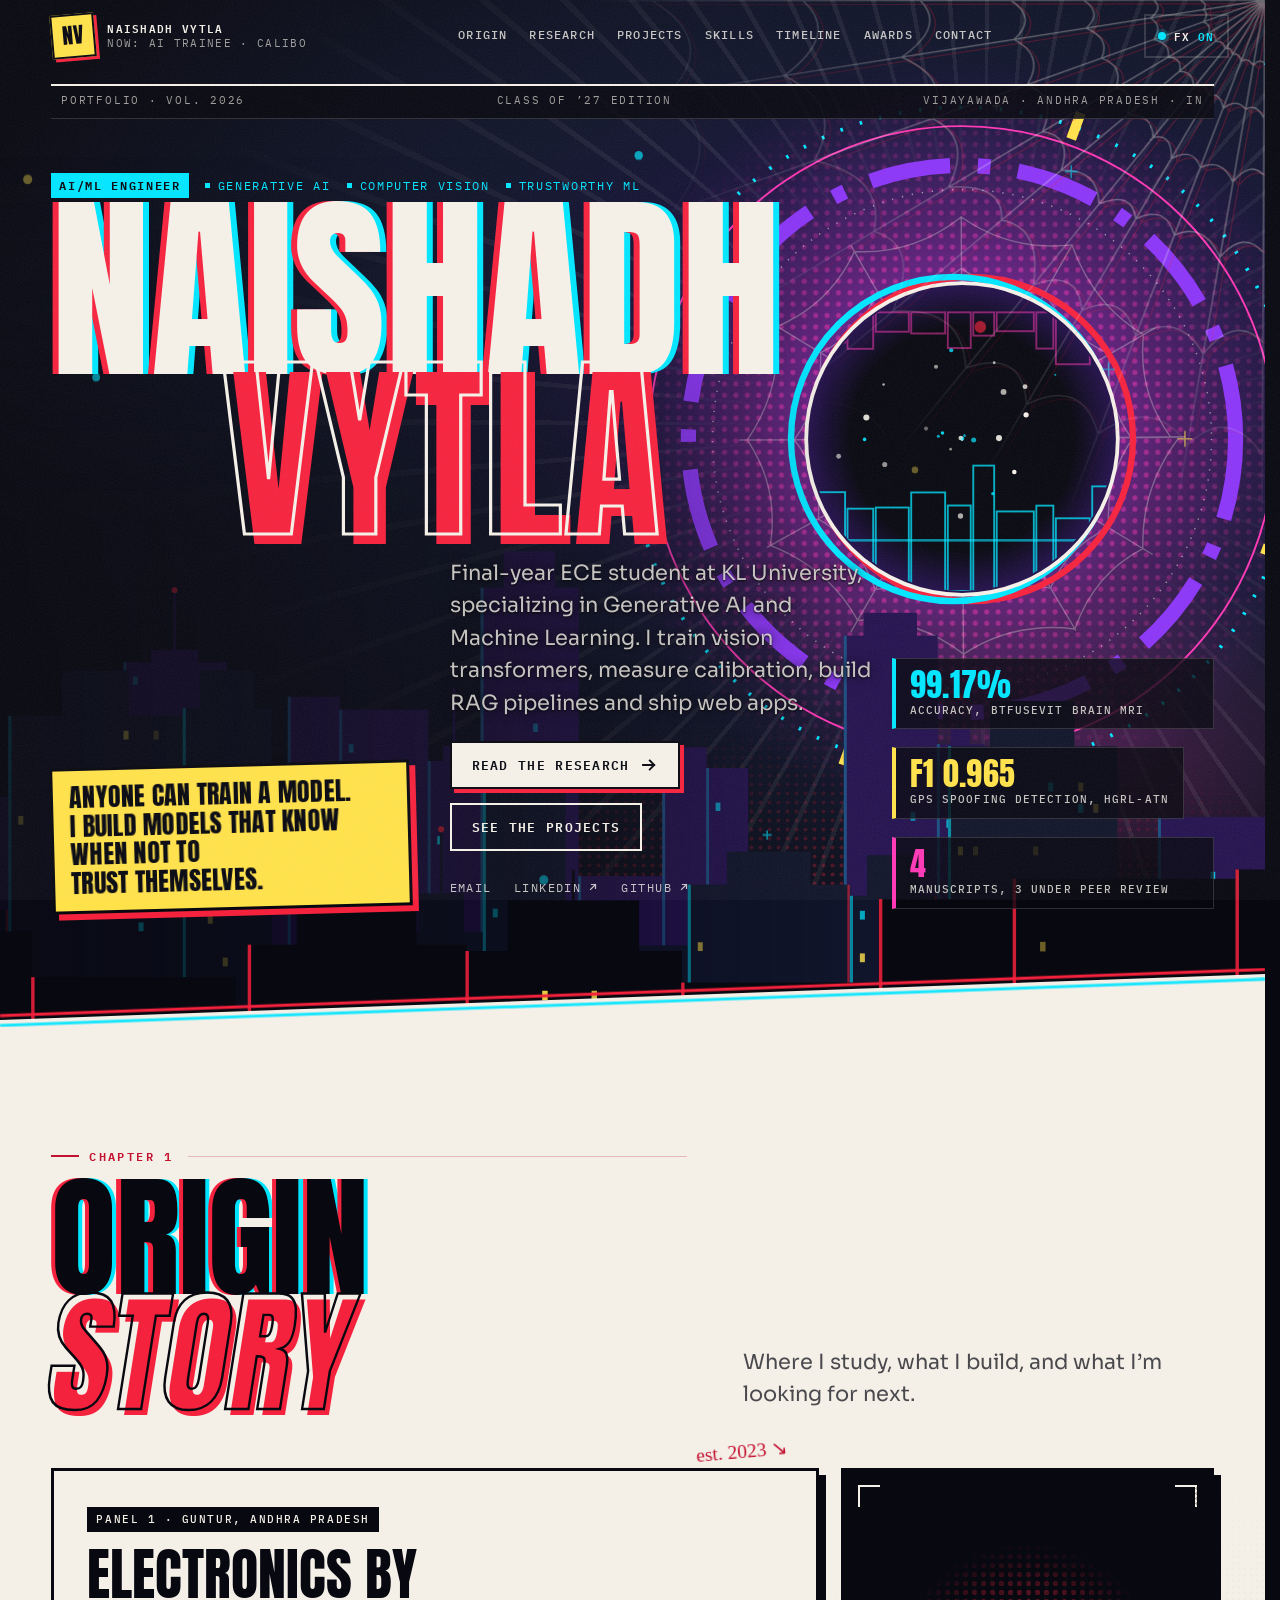
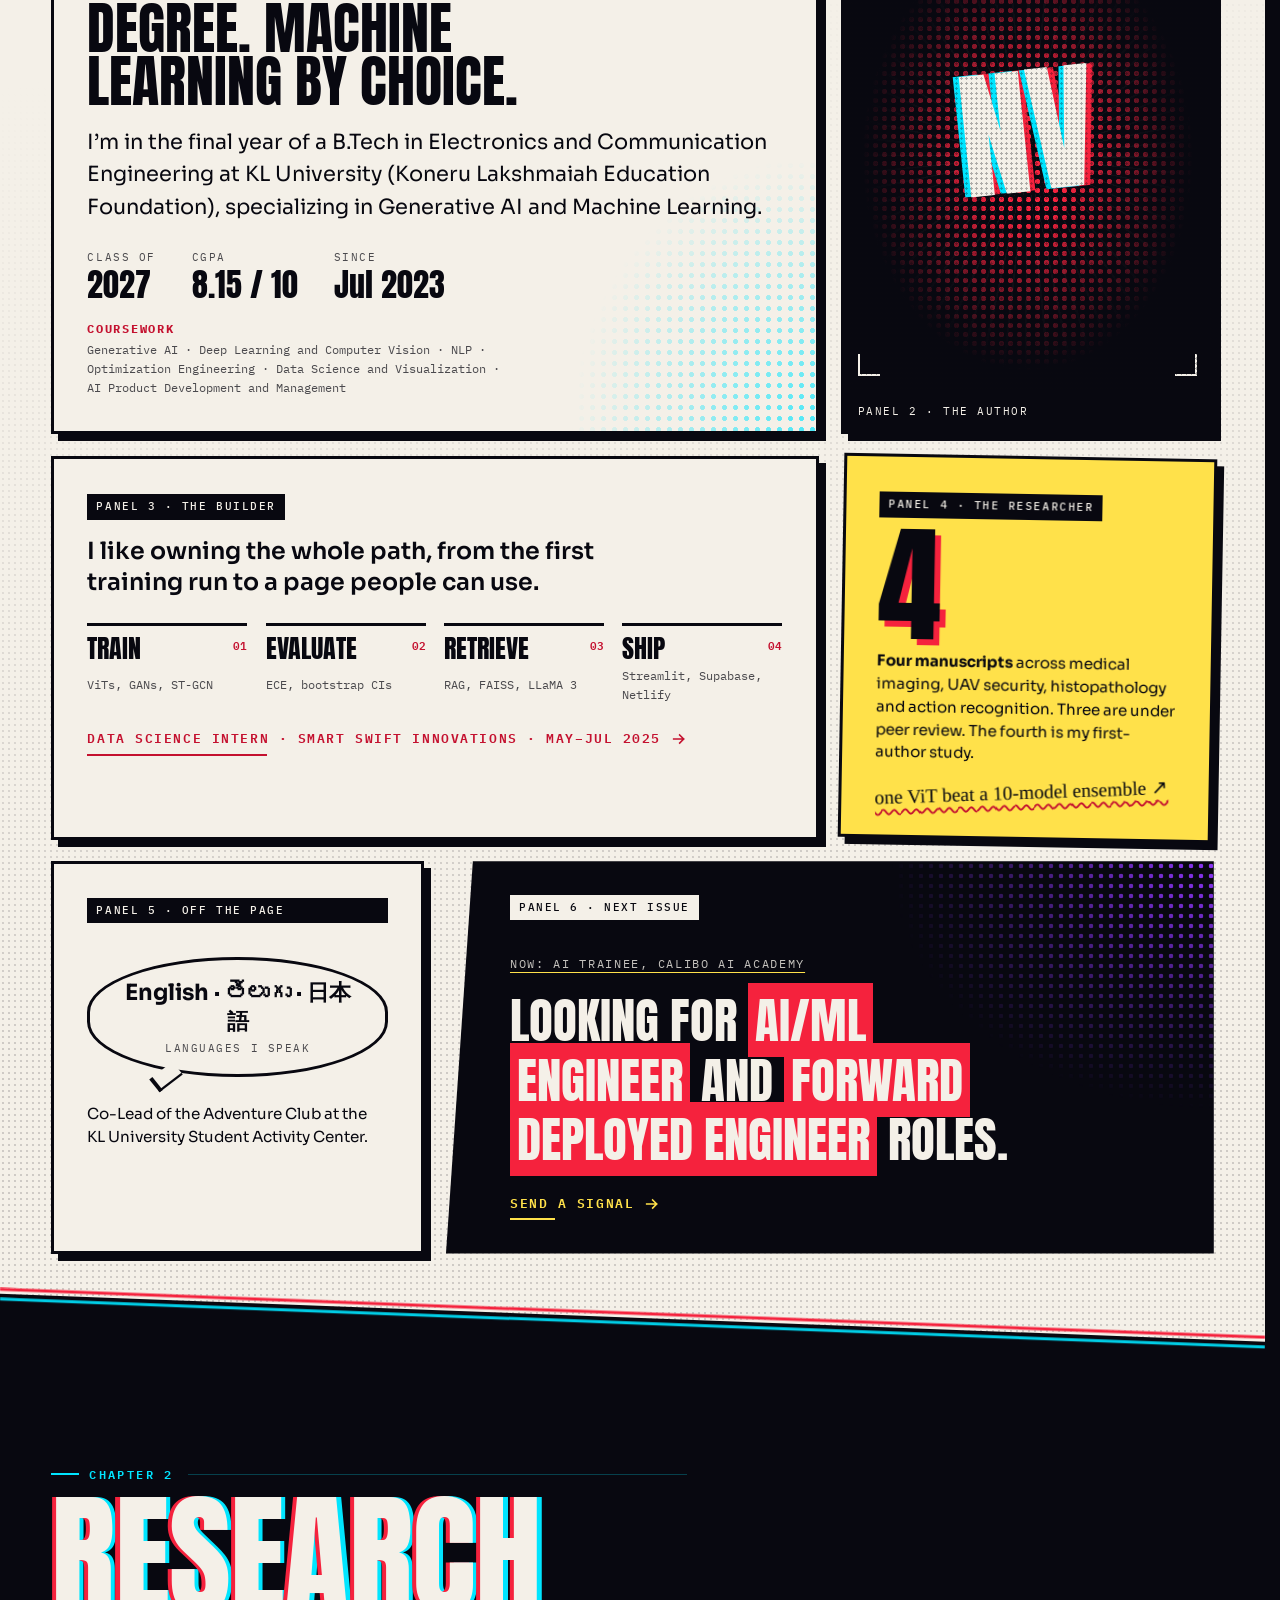
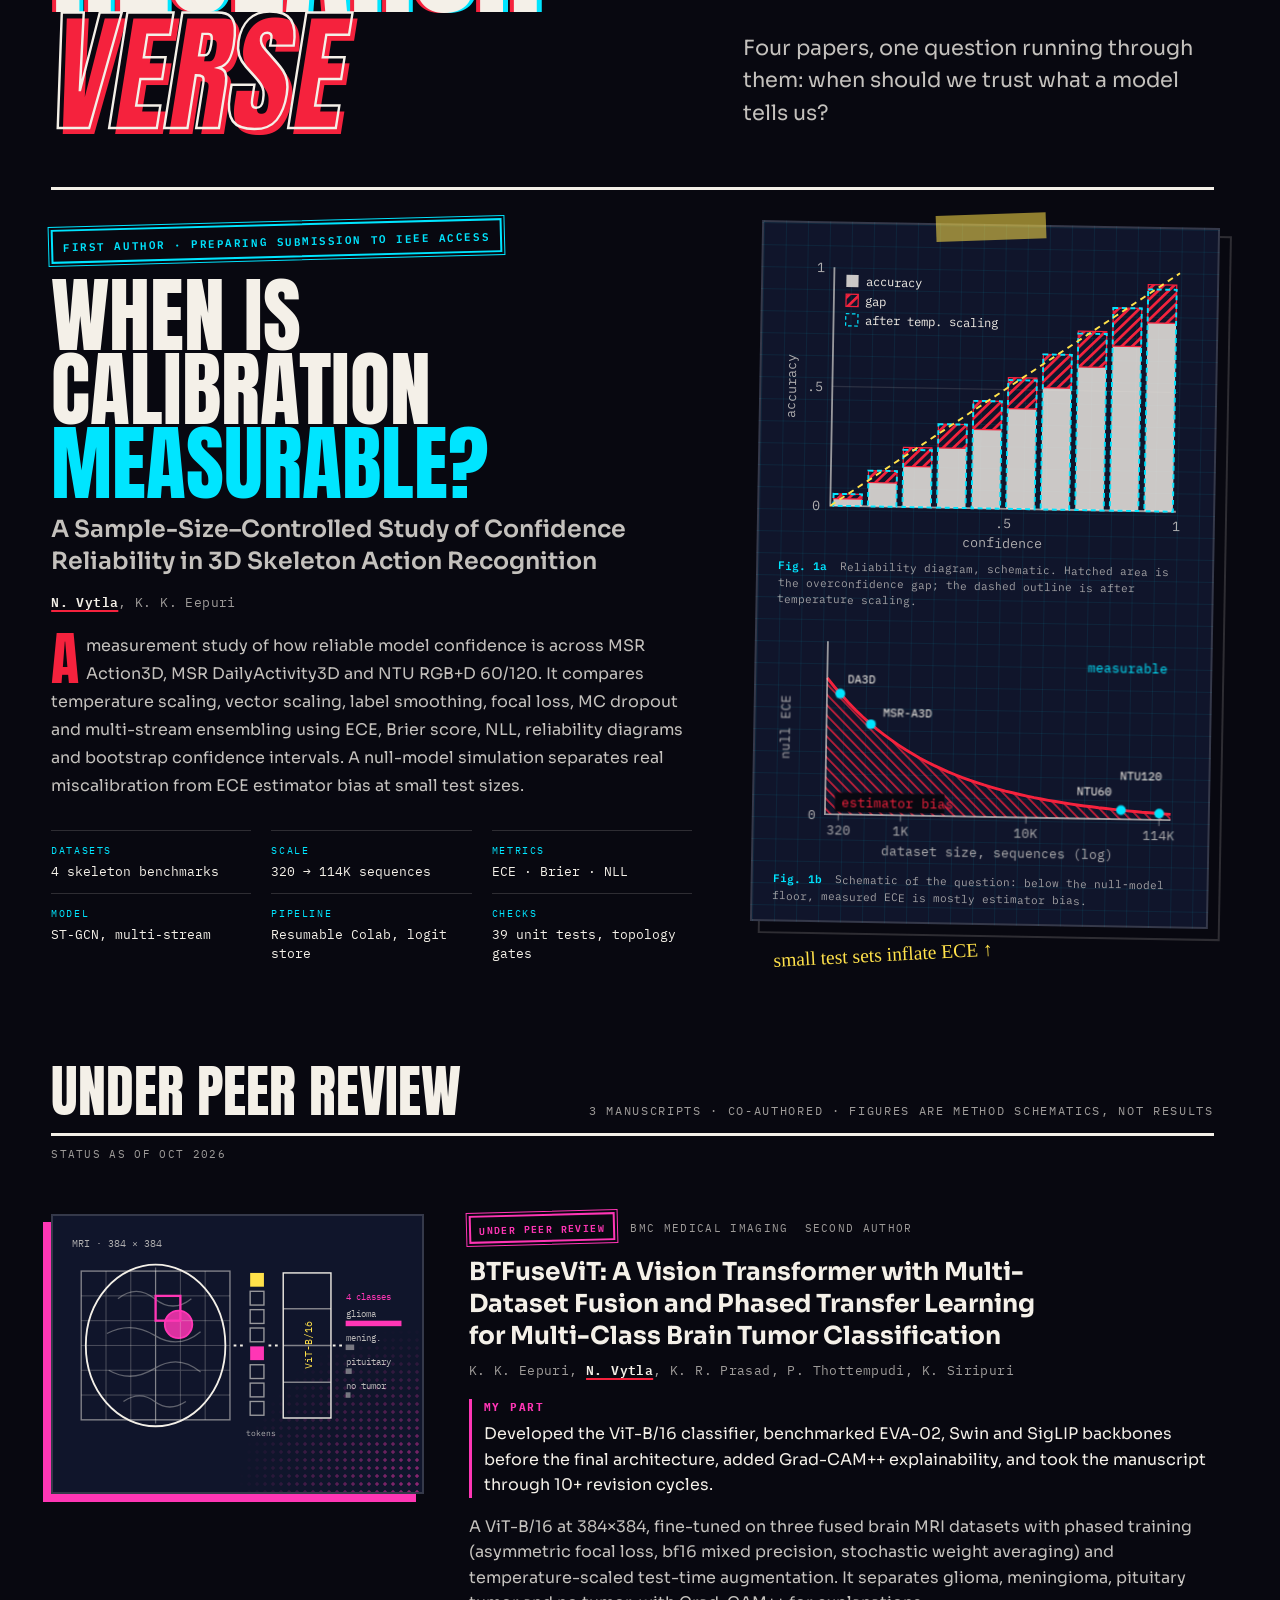
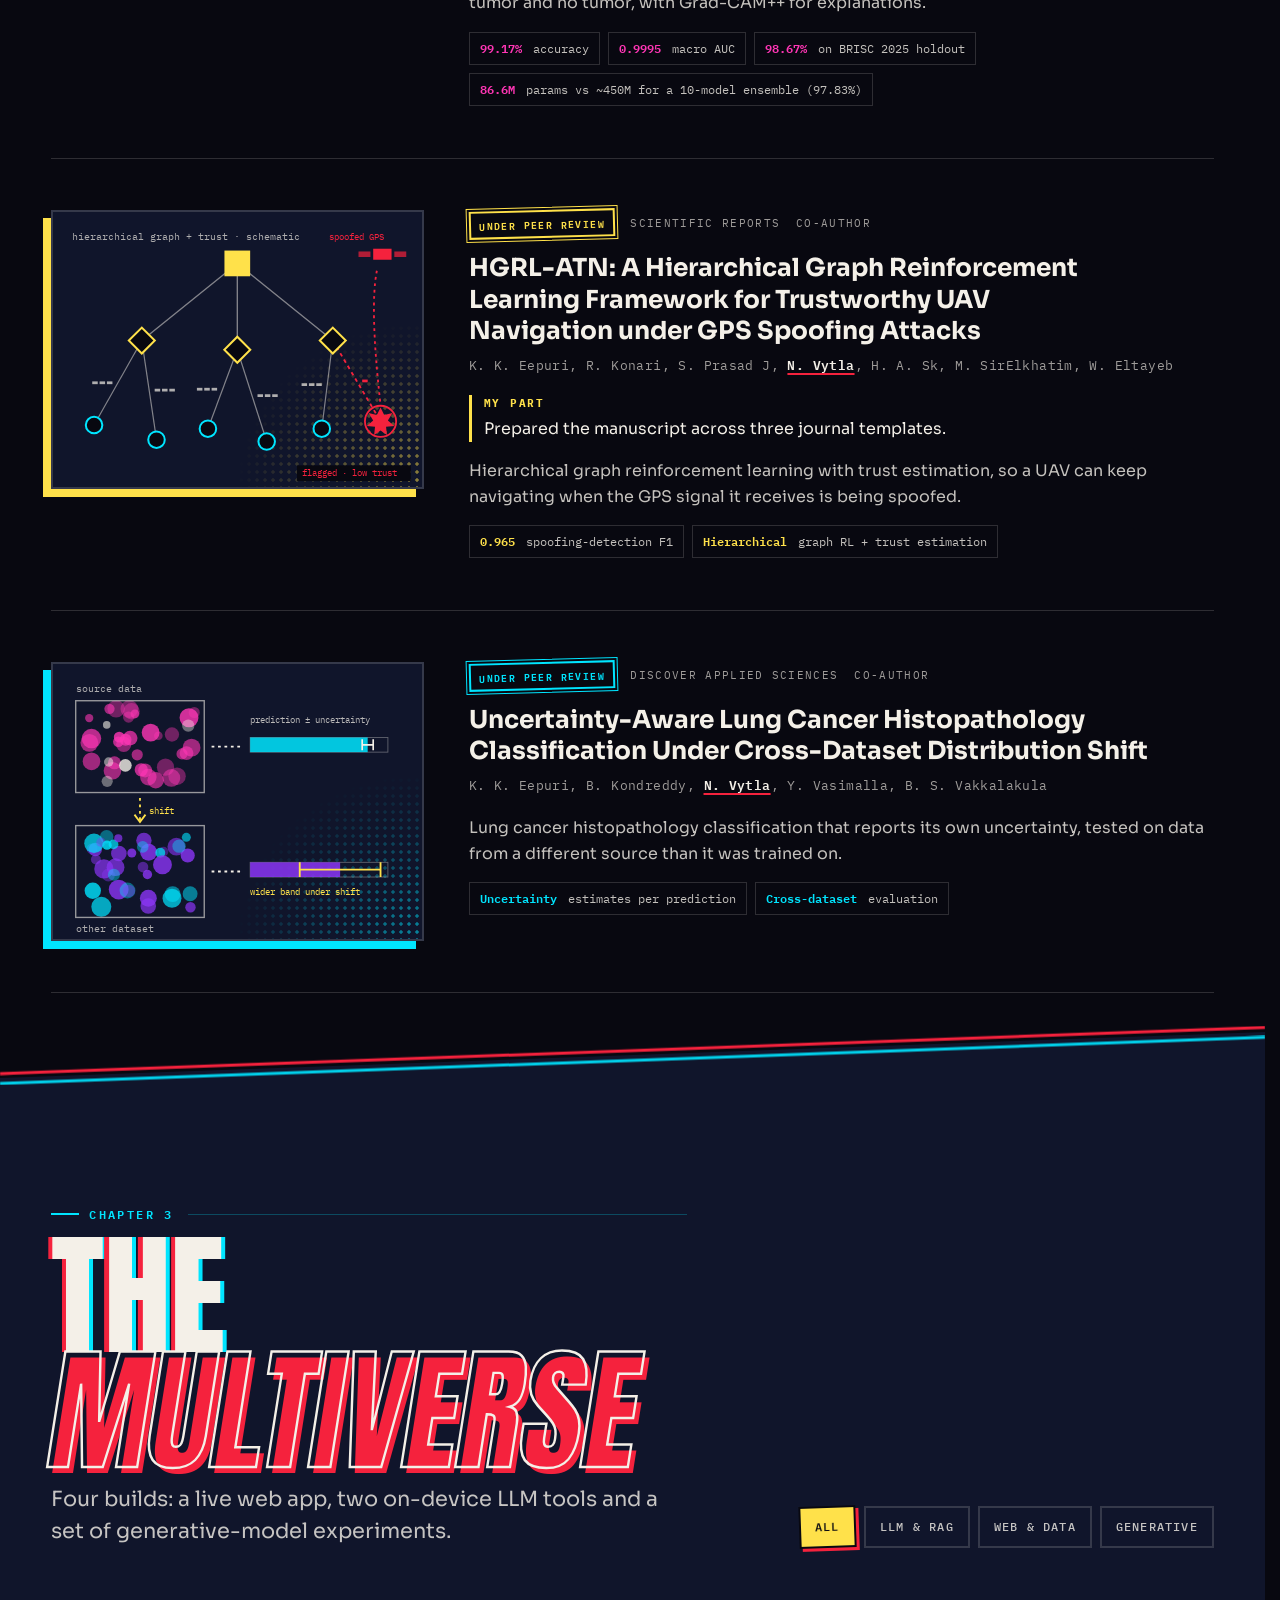
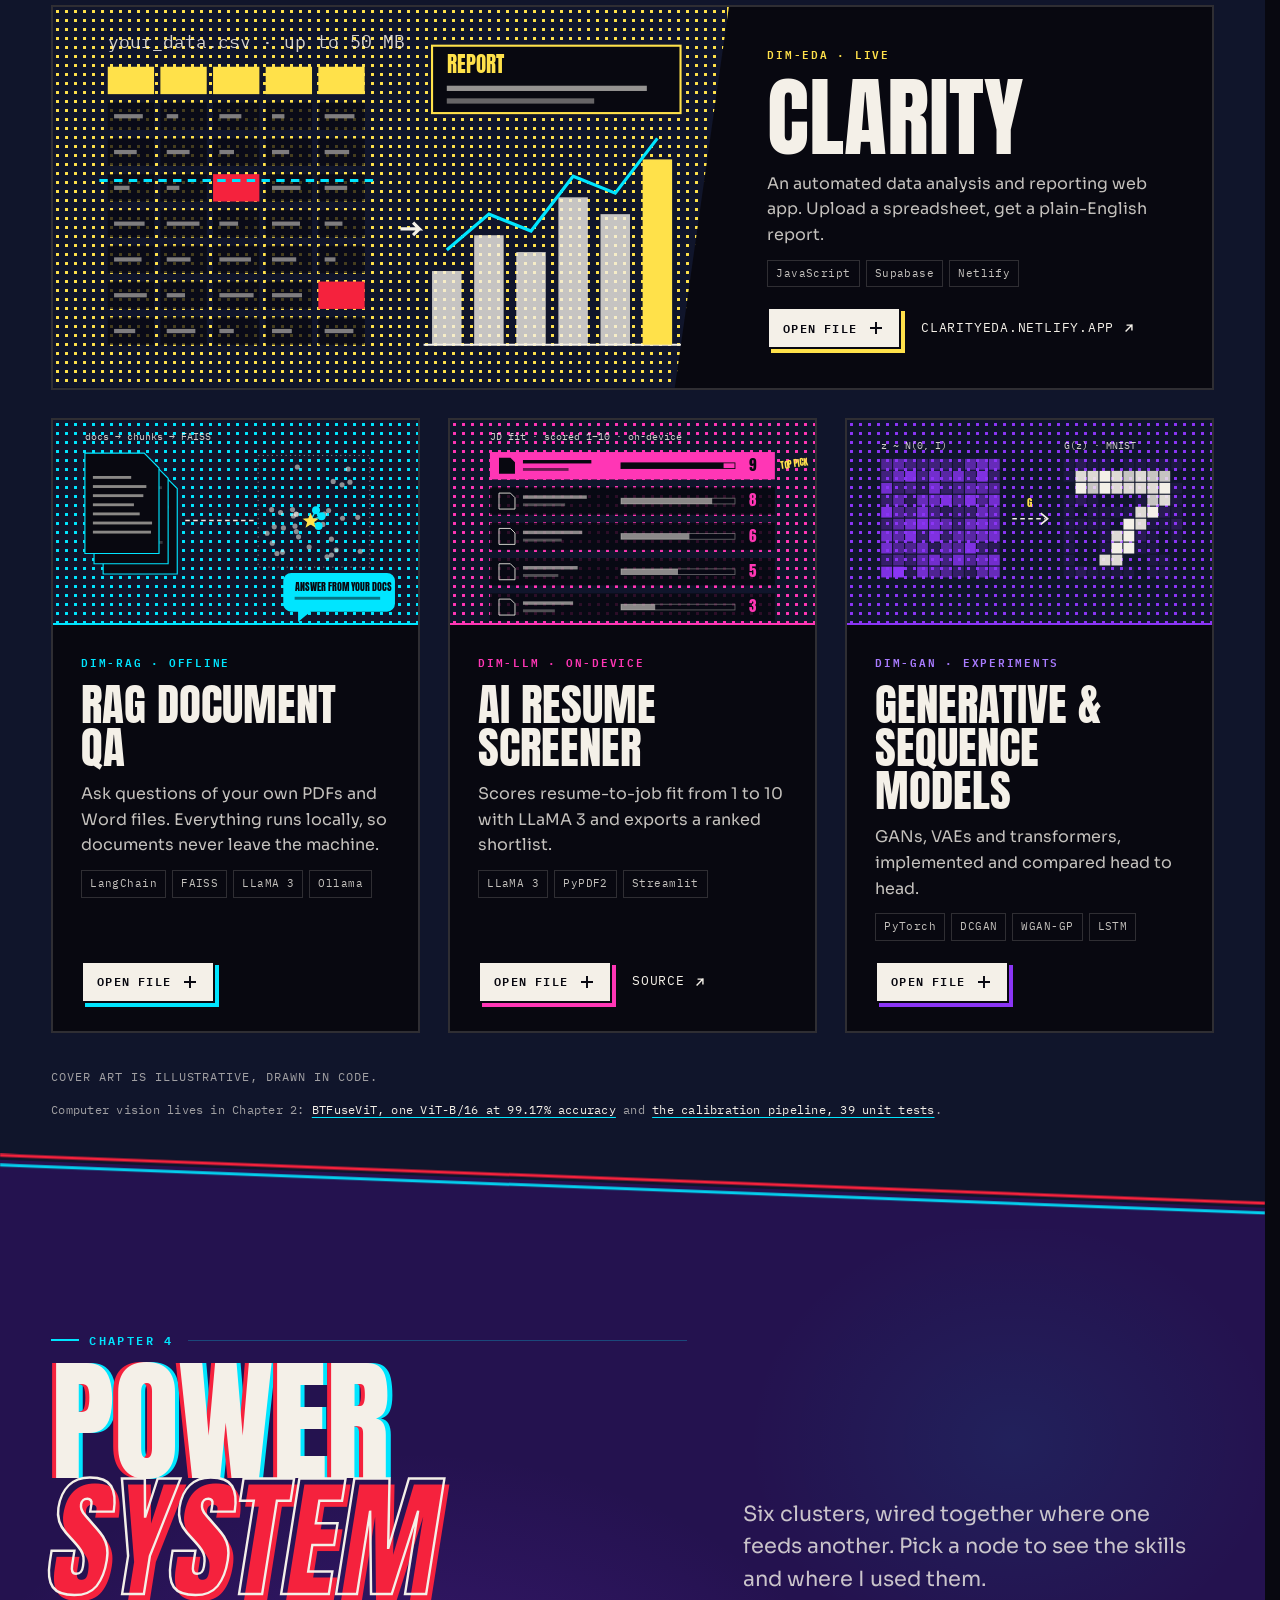
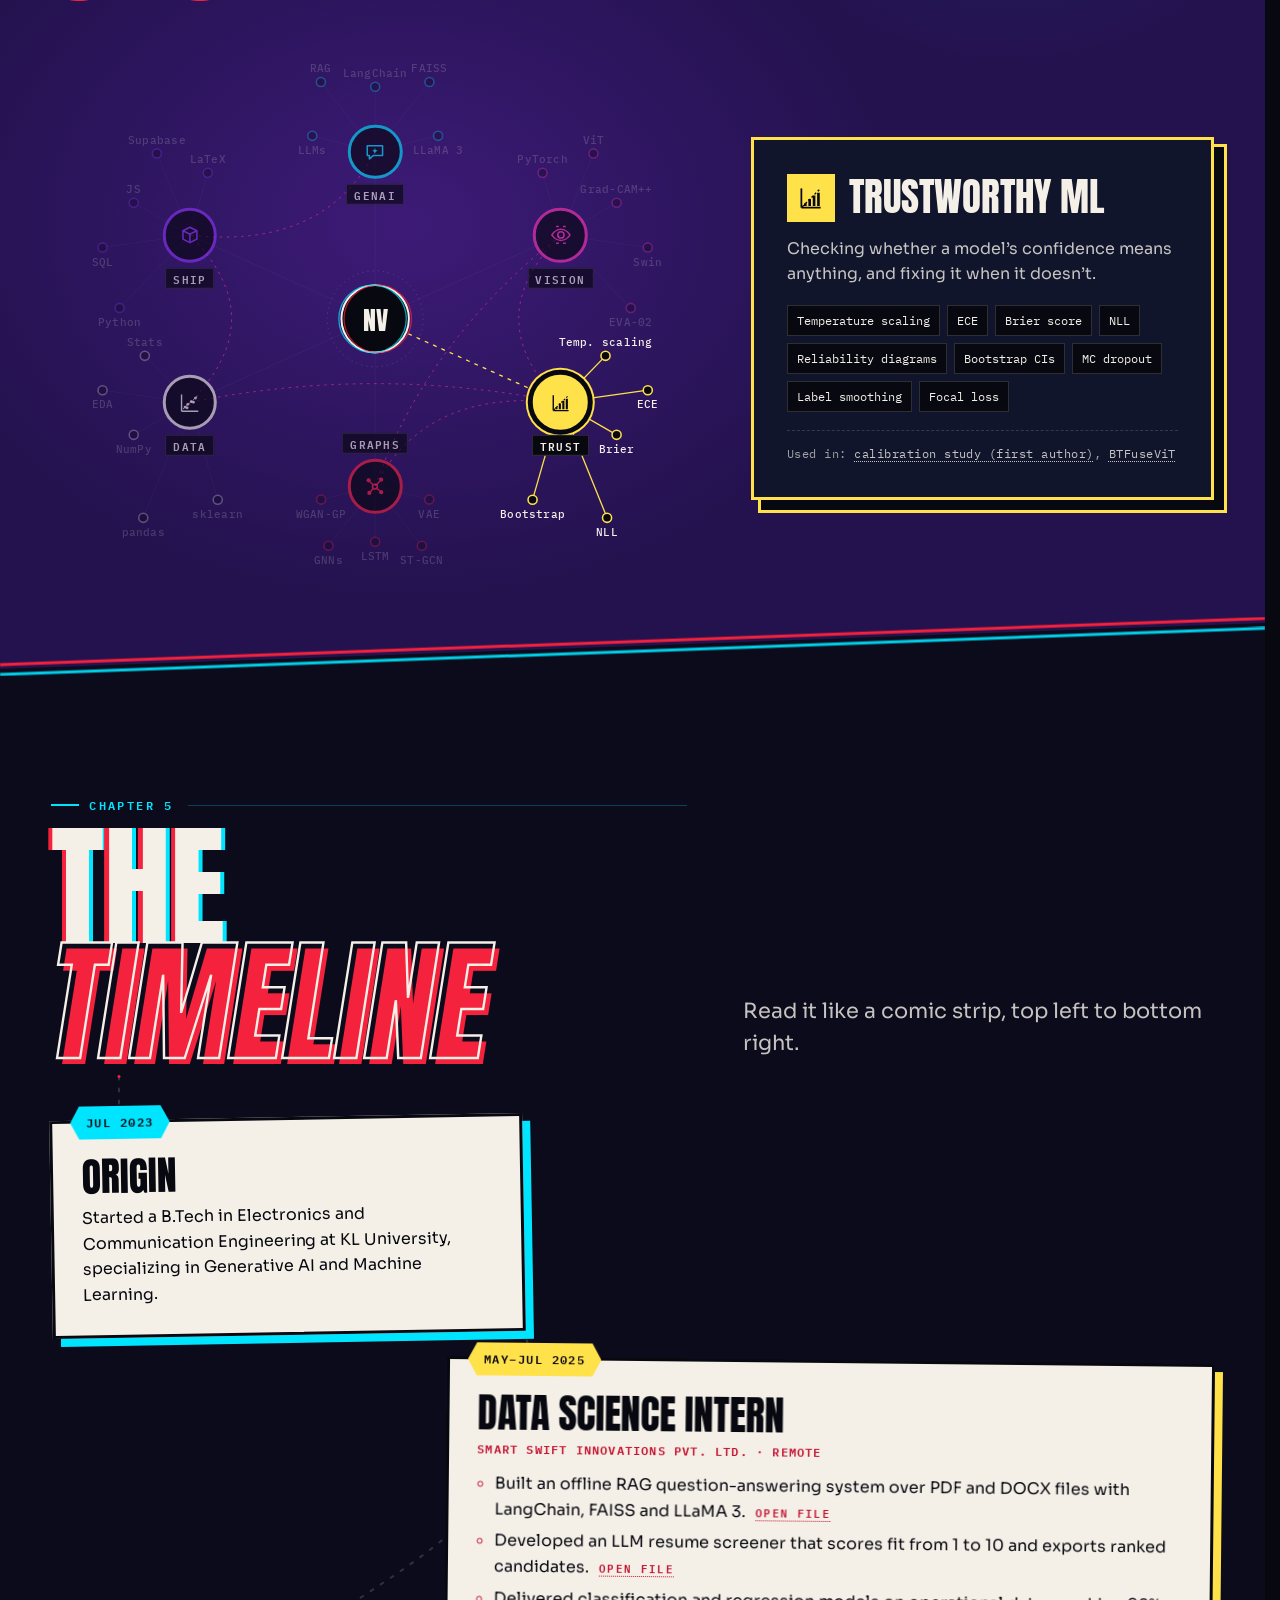
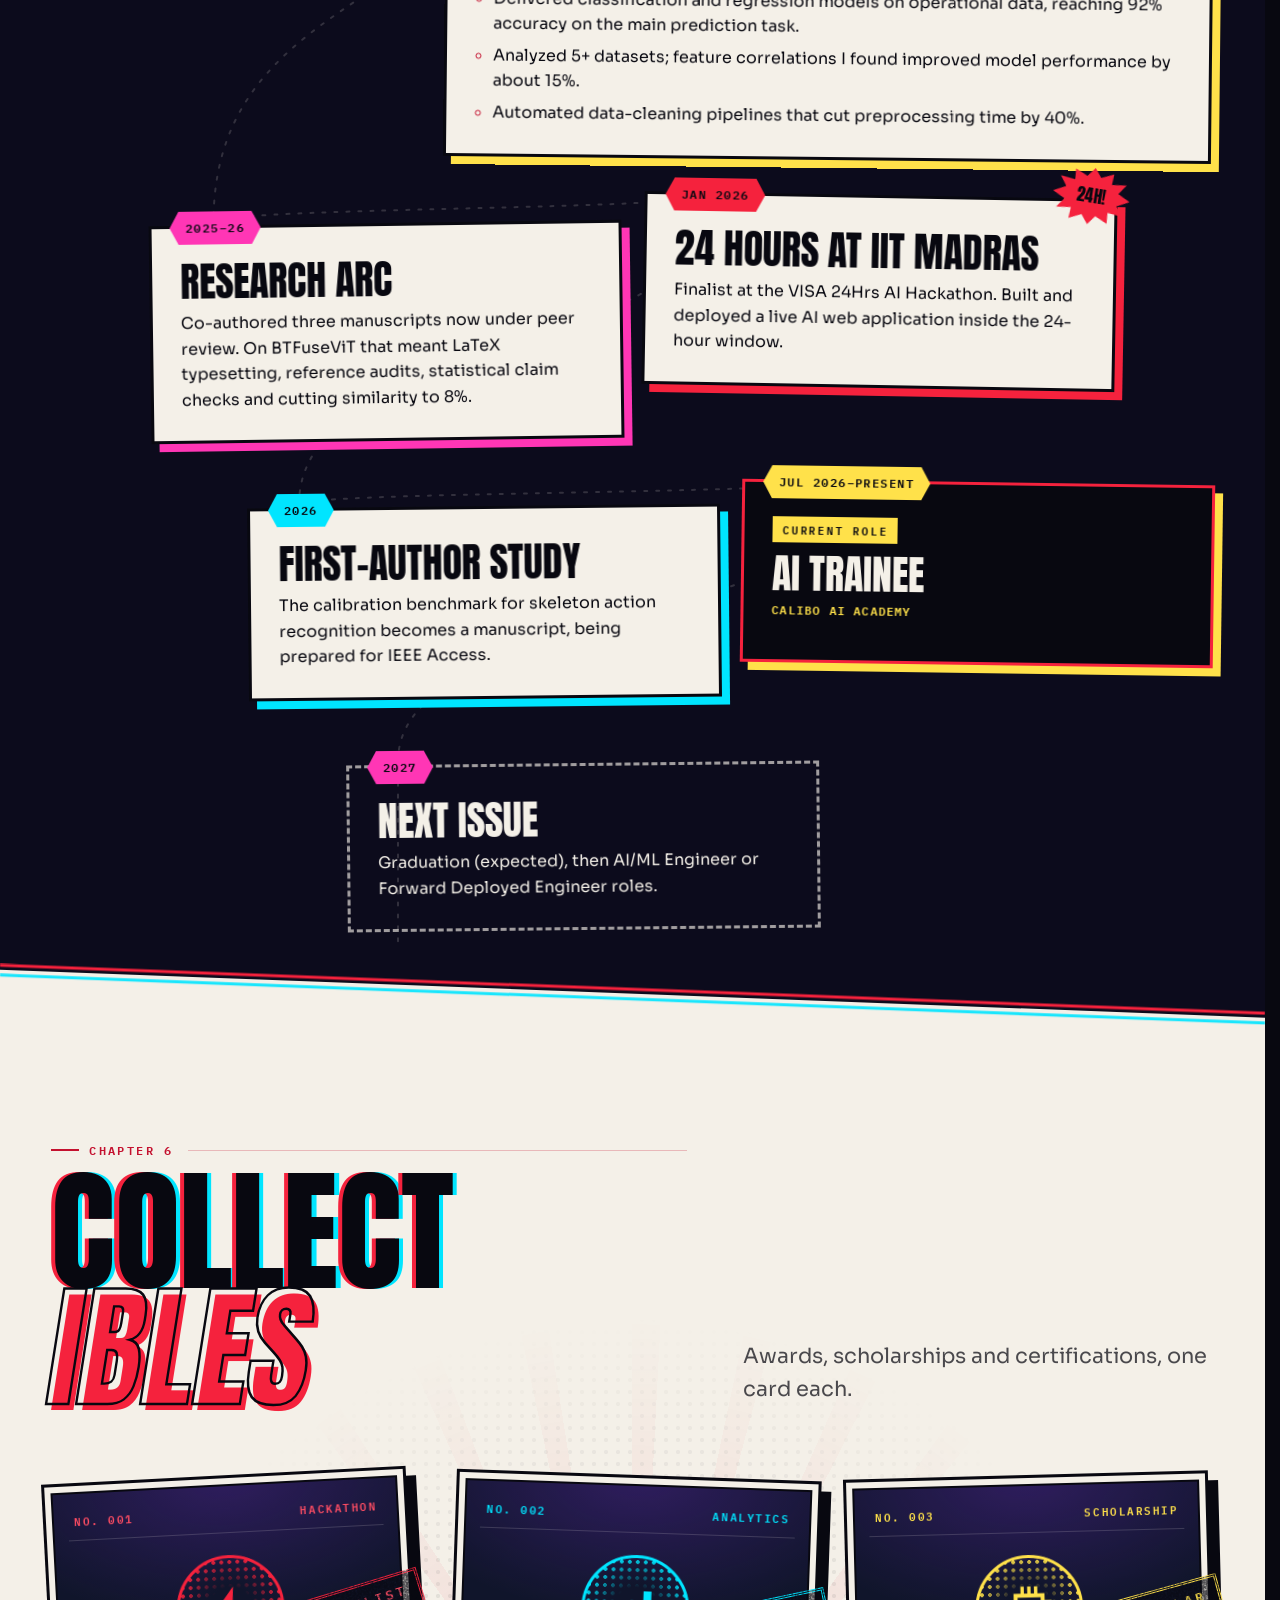
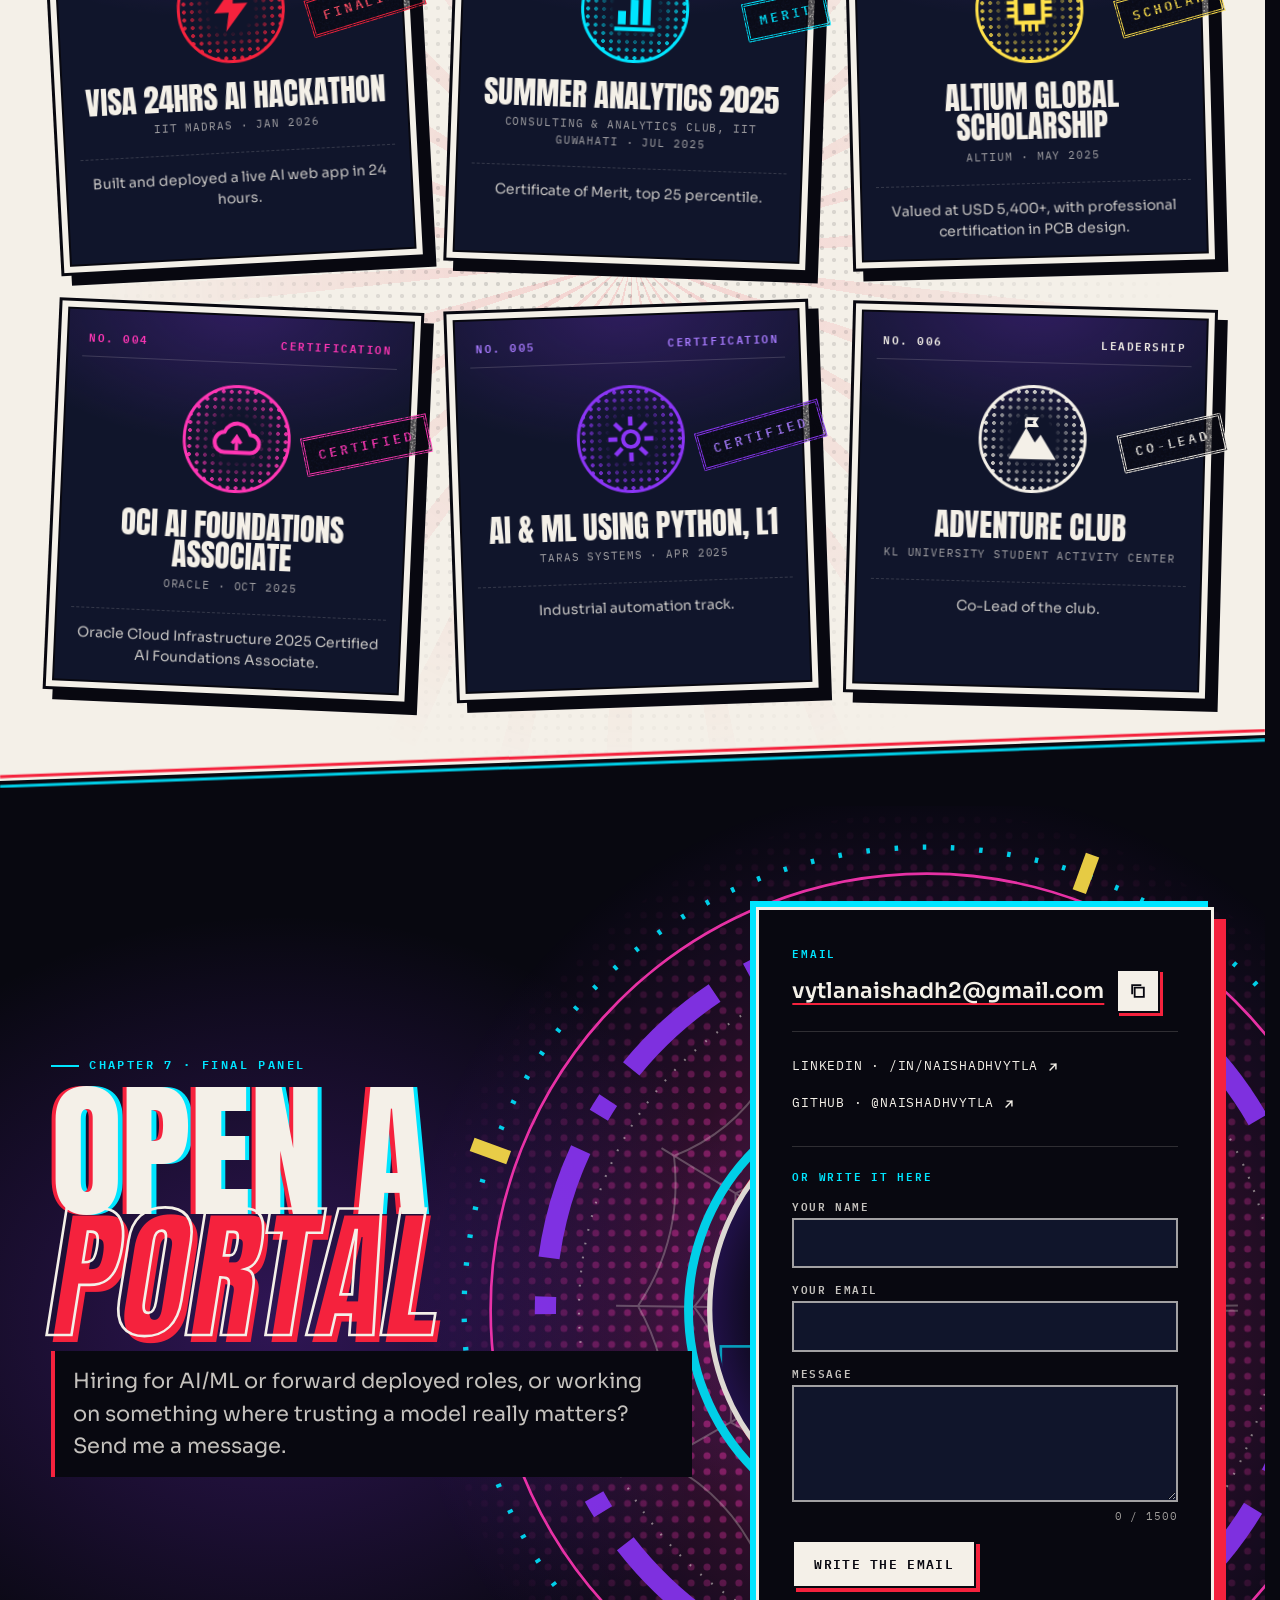
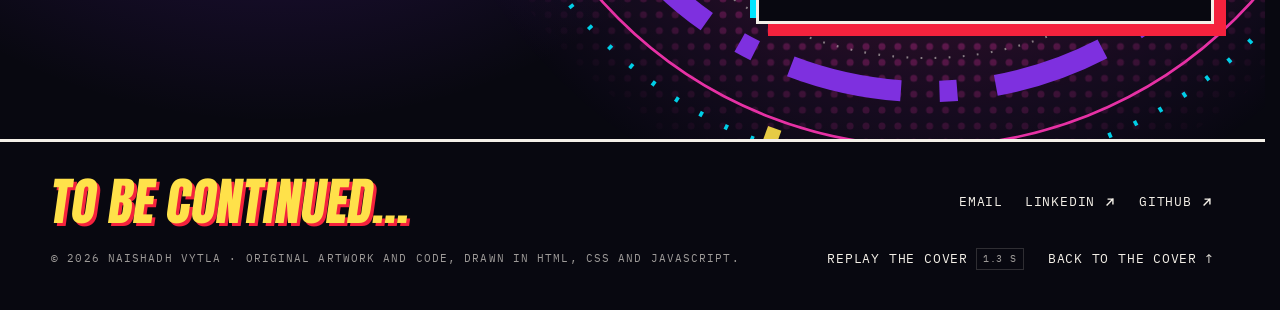
<file: index.html>
<!doctype html>
<html lang="en">
<head>
<meta charset="utf-8">
<meta name="viewport" content="width=device-width, initial-scale=1, viewport-fit=cover">
<title>Naishadh Vytla · AI/ML Engineer (Generative AI, Computer Vision)</title>
<meta name="claude:viewport-fit-sides" content="cover">
<meta name="description" content="Naishadh Vytla is an AI/ML engineer and final-year ECE student at KL University working on generative AI, computer vision and calibrated, trustworthy machine learning.">
<meta name="theme-color" content="#080810">
<link rel="canonical" href="https://naishadhvytla.github.io/new/">
<meta property="og:type" content="website">
<meta property="og:site_name" content="Naishadh Vytla">
<meta property="og:locale" content="en_IN">
<meta property="og:url" content="https://naishadhvytla.github.io/new/">
<meta property="og:title" content="Naishadh Vytla · AI/ML Engineer">
<meta property="og:description" content="AI/ML engineer working on generative AI, computer vision and calibrated, trustworthy machine learning.">
<meta property="og:image" content="https://naishadhvytla.github.io/new/assets/social-card.png">
<meta property="og:image:width" content="1200">
<meta property="og:image:height" content="630">
<meta property="og:image:alt" content="Naishadh Vytla, AI/ML Engineer: comic-cover artwork with his name and focus areas">
<meta name="twitter:card" content="summary_large_image">
<meta name="twitter:title" content="Naishadh Vytla · AI/ML Engineer">
<meta name="twitter:description" content="AI/ML engineer working on generative AI, computer vision and calibrated, trustworthy machine learning.">
<meta name="twitter:image" content="https://naishadhvytla.github.io/new/assets/social-card.png">
<link rel="icon" href="assets/favicon.svg" type="image/svg+xml">
<link rel="icon" href="assets/favicon-48.png" sizes="48x48" type="image/png">
<link rel="apple-touch-icon" href="assets/apple-touch-icon.png">
<link rel="preconnect" href="https://fonts.googleapis.com">
<link rel="preconnect" href="https://fonts.gstatic.com" crossorigin>
<link rel="stylesheet" href="https://fonts.googleapis.com/css2?family=Anton&family=IBM+Plex+Mono:wght@400;500;600&family=Permanent+Marker&family=Sora:wght@400;600;700&display=swap">
<link rel="stylesheet" href="css/style.css?v=20261019-2">
<script>
  /* Decide the motion level before first paint so the cover never flashes.
     A saved FX choice only applies while the OS motion setting is the one it was made under. */
  (function () {
    var root = document.documentElement;
    var mq = window.matchMedia && window.matchMedia('(prefers-reduced-motion: reduce)');
    var os = mq && mq.matches ? 'reduce' : 'none';
    var calm = os === 'reduce';
    try {
      var raw = localStorage.getItem('nv-motion'), saved = null;
      if (raw === 'calm' || raw === 'full') saved = { m: raw, os: 'none' };
      else if (raw) saved = JSON.parse(raw);
      if (saved && saved.os === os) calm = saved.m === 'calm';
    } catch (e) {}
    root.dataset.motion = calm ? 'calm' : 'full';
    root.classList.add('js');
  })();
</script>
<noscript><style>.nav{position:absolute}@media (max-width:1180px){.nav{position:relative;flex-wrap:wrap}.hero{padding-top:24px}}.nav-links{display:block!important}.nav-links ul{flex-wrap:wrap}.menu-btn,.fx-toggle{display:none!important}</style></noscript>
<script type="application/ld+json">
{
  "@context": "https://schema.org",
  "@type": "Person",
  "name": "Naishadh Vytla",
  "url": "https://naishadhvytla.github.io/new/",
  "email": "mailto:vytlanaishadh2@gmail.com",
  "jobTitle": "AI/ML Engineer",
  "affiliation": { "@type": "CollegeOrUniversity", "name": "KL University (Koneru Lakshmaiah Education Foundation)" },
  "address": { "@type": "PostalAddress", "addressRegion": "Andhra Pradesh", "addressCountry": "IN" },
  "sameAs": ["https://www.linkedin.com/in/naishadhvytla", "https://github.com/naishadhvytla"],
  "knowsAbout": ["Generative AI", "Retrieval-augmented generation", "Computer vision", "Model calibration"]
}
</script>
</head>
<body>

<a class="skip" href="#main">Skip to content</a>
<div class="loadbar" aria-hidden="true"><span></span></div>

<!-- ============ SPRITE ============ -->
<svg class="sprite" aria-hidden="true" focusable="false">
  <symbol id="i-arrow" viewBox="0 0 24 24"><path d="M4 12h15M13 6l6 6-6 6" fill="none" stroke="currentColor" stroke-width="2.4" stroke-linecap="square"/></symbol>
  <symbol id="i-ext" viewBox="0 0 24 24"><path d="M7 17 17 7M9 7h8v8" fill="none" stroke="currentColor" stroke-width="2.4" stroke-linecap="square"/></symbol>
  <symbol id="i-copy" viewBox="0 0 24 24"><path d="M8 8h11v11H8zM5 16V5h11" fill="none" stroke="currentColor" stroke-width="2.2"/></symbol>
  <symbol id="i-close" viewBox="0 0 24 24"><path d="M5 5l14 14M19 5 5 19" fill="none" stroke="currentColor" stroke-width="2.6"/></symbol>
  <symbol id="i-plus" viewBox="0 0 24 24"><path d="M12 4v16M4 12h16" fill="none" stroke="currentColor" stroke-width="2.6"/></symbol>
  <symbol id="i-prev" viewBox="0 0 24 24"><path d="M15 5l-7 7 7 7" fill="none" stroke="currentColor" stroke-width="2.6" stroke-linecap="square"/></symbol>
  <symbol id="i-next" viewBox="0 0 24 24"><path d="M9 5l7 7-7 7" fill="none" stroke="currentColor" stroke-width="2.6" stroke-linecap="square"/></symbol>
  <!-- power-system icons -->
  <symbol id="i-genai" viewBox="0 0 32 32"><path d="M5 7h22v14H14l-6 5v-5H5z" fill="none" stroke="currentColor" stroke-width="2.2" stroke-linejoin="round"/><path d="M16 10.5l1.2 2.8 2.8 1.2-2.8 1.2L16 18.5l-1.2-2.8-2.8-1.2 2.8-1.2z" fill="currentColor"/></symbol>
  <symbol id="i-vision" viewBox="0 0 32 32"><path d="M3 16s5-8 13-8 13 8 13 8-5 8-13 8S3 16 3 16z" fill="none" stroke="currentColor" stroke-width="2.2"/><circle cx="16" cy="16" r="4.5" fill="none" stroke="currentColor" stroke-width="2.2"/><path d="M9 4h4M19 4h4M9 28h4M19 28h4" stroke="currentColor" stroke-width="2"/></symbol>
  <symbol id="i-trust" viewBox="0 0 32 32"><path d="M5 27V5" stroke="currentColor" stroke-width="2"/><path d="M5 27h22" stroke="currentColor" stroke-width="2"/><path d="M6 26 26 6" stroke="currentColor" stroke-width="1.6" stroke-dasharray="2.5 2.5"/><path d="M8 25h3v-3H8zM13 25h3v-8h-3zM18 25h3v-12h-3zM23 25h3v-15h-3z" fill="currentColor"/></symbol>
  <symbol id="i-graph" viewBox="0 0 32 32"><circle cx="7" cy="8" r="3" fill="currentColor"/><circle cx="25" cy="7" r="3" fill="currentColor"/><circle cx="16" cy="17" r="3.5" fill="none" stroke="currentColor" stroke-width="2.2"/><circle cx="8" cy="26" r="3" fill="currentColor"/><circle cx="25" cy="25" r="3" fill="currentColor"/><path d="M9 10l5 5M23 9l-5 6M10 24l4-5M23 23l-5-4" stroke="currentColor" stroke-width="2"/></symbol>
  <symbol id="i-data" viewBox="0 0 32 32"><path d="M4 28h24M4 28V4" stroke="currentColor" stroke-width="2"/><circle cx="9" cy="22" r="2" fill="currentColor"/><circle cx="13" cy="18" r="2" fill="currentColor"/><circle cx="12" cy="23" r="2" fill="currentColor"/><circle cx="18" cy="14" r="2" fill="currentColor"/><circle cx="21" cy="15" r="2" fill="currentColor"/><circle cx="24" cy="9" r="2" fill="currentColor"/><path d="M6 25 27 6" stroke="currentColor" stroke-width="1.4" stroke-dasharray="3 2"/></symbol>
  <symbol id="i-ship" viewBox="0 0 32 32"><path d="M6 10 16 5l10 5v12l-10 5-10-5z" fill="none" stroke="currentColor" stroke-width="2.2" stroke-linejoin="round"/><path d="M6 10l10 5 10-5M16 15v12" fill="none" stroke="currentColor" stroke-width="2.2"/></symbol>
  <!-- collectible emblems -->
  <symbol id="e-bolt" viewBox="0 0 48 48"><path d="M27 4 9 27h13l-3 17 20-25H26z" fill="currentColor"/></symbol>
  <symbol id="e-chart" viewBox="0 0 48 48"><path d="M6 42h36" stroke="currentColor" stroke-width="3.5"/><path d="M9 38h7V26H9zM20 38h7V16h-7zM31 38h7V8h-7z" fill="currentColor"/></symbol>
  <symbol id="e-chip" viewBox="0 0 48 48"><rect x="12" y="12" width="24" height="24" fill="none" stroke="currentColor" stroke-width="3.5"/><rect x="19" y="19" width="10" height="10" fill="currentColor"/><path d="M18 4v8M24 4v8M30 4v8M18 36v8M24 36v8M30 36v8M4 18h8M4 24h8M4 30h8M36 18h8M36 24h8M36 30h8" stroke="currentColor" stroke-width="3"/></symbol>
  <symbol id="e-cloud" viewBox="0 0 48 48"><path d="M14 36h22a8 8 0 0 0 0-16 12 12 0 0 0-23-2A9 9 0 0 0 14 36z" fill="none" stroke="currentColor" stroke-width="3.5" stroke-linejoin="round"/><path d="M20 28l4-6 4 6M24 22v12" fill="none" stroke="currentColor" stroke-width="3"/></symbol>
  <symbol id="e-gear" viewBox="0 0 48 48"><circle cx="24" cy="24" r="7" fill="none" stroke="currentColor" stroke-width="3.5"/><path d="M24 4v8M24 36v8M4 24h8M36 24h8M10 10l6 6M32 32l6 6M38 10l-6 6M16 32l-6 6" stroke="currentColor" stroke-width="4"/></symbol>
  <symbol id="e-peak" viewBox="0 0 48 48"><path d="M3 42 18 14l8 13 5-7 14 22z" fill="currentColor"/><path d="M18 6v8M18 6h9l-2 3 2 3h-9" fill="none" stroke="currentColor" stroke-width="2.5"/></symbol>
</svg>

<!-- ============ NAV ============ -->
<header class="nav" id="nav">
  <a class="brand" href="#cover" aria-label="Naishadh Vytla, back to the cover">
    <span class="brand-badge" aria-hidden="true">NV</span>
    <span class="brand-meta mono" aria-hidden="true"><b>Naishadh Vytla</b><span class="brand-status">Loading issue…</span></span>
  </a>
  <nav class="nav-links" aria-label="Primary">
    <ul>
      <li><a href="#about">Origin</a></li>
      <li><a href="#research">Research</a></li>
      <li><a href="#projects">Projects</a></li>
      <li><a href="#skills">Skills</a></li>
      <li><a href="#timeline">Timeline</a></li>
      <li><a href="#achievements">Awards</a></li>
      <li><a href="#contact">Contact</a></li>
    </ul>
  </nav>
  <div class="nav-tools">
    <button class="fx-toggle mono" id="fx-toggle" type="button" aria-pressed="true" aria-label="FX animation" data-tip="Turn animation off">
      <span class="fx-dot" aria-hidden="true"></span>FX <span class="fx-state">On</span>
    </button>
    <button class="menu-btn mono" id="menu-btn" type="button" aria-haspopup="dialog" aria-controls="menu" aria-expanded="false">
      <span class="menu-bars" aria-hidden="true"><i></i><i></i><i></i></span>Menu
    </button>
  </div>
</header>

<dialog class="menu" id="menu" aria-labelledby="menu-title">
  <div class="menu-head">
    <span class="mono" id="menu-title">Jump to a chapter</span>
    <button class="icon-btn" type="button" data-close aria-label="Close menu"><svg aria-hidden="true"><use href="#i-close"/></svg></button>
  </div>
  <nav aria-label="Chapters">
    <ol class="menu-list">
      <li style="--c: var(--crimson); --n: 0"><a href="#about"><small>Ch.1 · About</small>Origin story</a></li>
      <li style="--c: var(--cyan); --n: 1"><a href="#research"><small>Ch.2 · Research</small>Research verse</a></li>
      <li style="--c: var(--yellow); --n: 2"><a href="#projects"><small>Ch.3 · Projects</small>Multiverse</a></li>
      <li style="--c: var(--violet-text); --n: 3"><a href="#skills"><small>Ch.4 · Skills</small>Power system</a></li>
      <li style="--c: var(--magenta); --n: 4"><a href="#timeline"><small>Ch.5 · Timeline</small>Timeline</a></li>
      <li style="--c: var(--paper); --n: 5"><a href="#achievements"><small>Ch.6 · Awards &amp; certs</small>Collectibles</a></li>
      <li style="--c: var(--crimson); --n: 6"><a href="#contact"><small>Ch.7 · Contact</small>Final panel</a></li>
    </ol>
  </nav>
  <div class="menu-foot mono">
    <a class="link-arrow" href="mailto:vytlanaishadh2@gmail.com">Email</a>
    <a class="link-arrow" href="https://www.linkedin.com/in/naishadhvytla" target="_blank" rel="noopener">LinkedIn <svg aria-hidden="true"><use href="#i-ext"/></svg><span class="sr-only"> (opens in a new tab)</span></a>
    <a class="link-arrow" href="https://github.com/naishadhvytla" target="_blank" rel="noopener">GitHub <svg aria-hidden="true"><use href="#i-ext"/></svg><span class="sr-only"> (opens in a new tab)</span></a>
  </div>
</dialog>

<main id="main">

<!-- ============ COVER ============ -->
<section class="hero" id="cover" aria-labelledby="hero-name">
  <div class="hero-sky" aria-hidden="true">
    <div class="layer layer--glow"></div>
    <div class="layer layer--speed" data-depth="0.12"></div>
    <div class="layer layer--portal" data-depth="0.3"><svg class="portal" id="hero-portal" viewBox="0 0 600 600"></svg></div>
    <div class="layer layer--web" data-depth="0.55"><svg class="web" id="hero-web" viewBox="0 0 1000 1000" preserveAspectRatio="xMaxYMin slice"></svg></div>
    <div class="layer layer--horizon"></div>
    <div class="layer layer--city layer--far" data-depth="-0.18"><svg data-skyline="far" viewBox="0 0 1600 420" preserveAspectRatio="xMidYMax slice"></svg></div>
    <div class="layer layer--city layer--mid" data-depth="-0.32"><svg data-skyline="mid" viewBox="0 0 1600 420" preserveAspectRatio="xMidYMax slice"></svg></div>
    <div class="layer layer--shade"></div>
    <canvas class="layer particles" id="particles"></canvas>
    <div class="layer layer--city layer--near" data-depth="-0.6"><svg data-skyline="near" viewBox="0 0 1600 420" preserveAspectRatio="xMidYMax slice"></svg></div>
  </div>

  <div class="hero-inner wrap">
    <div class="masthead mono">
      <span>Portfolio · Vol. 2026</span>
      <span class="masthead-mid">Class of ’27 edition</span>
      <span>Vijayawada<span class="mh-long"> · Andhra Pradesh</span> · IN</span>
    </div>

    <div class="hero-copy">
      <p class="hero-eyebrow mono"><span class="tag">AI/ML Engineer</span><span class="topic">Generative AI</span><span class="topic">Computer Vision</span><span class="topic">Trustworthy ML</span></p>

      <h1 class="hero-name" id="hero-name"><span class="sr-only">Naishadh Vytla</span>
        <span class="name-line name-line--1 glitch" data-text="NAISHADH" aria-hidden="true"><span class="ltr" style="--i:3;--ax:-46px;--ay:30px;--ar:-12deg">N</span><span class="ltr" style="--i:1;--ax:20px;--ay:-40px;--ar:9deg">A</span><span class="ltr" style="--i:5;--ax:-12px;--ay:52px;--ar:-4deg">I</span><span class="ltr" style="--i:0;--ax:34px;--ay:24px;--ar:14deg">S</span><span class="ltr" style="--i:4;--ax:-28px;--ay:-36px;--ar:-8deg">H</span><span class="ltr" style="--i:2;--ax:42px;--ay:40px;--ar:11deg">A</span><span class="ltr" style="--i:6;--ax:-36px;--ay:18px;--ar:-15deg">D</span><span class="ltr" style="--i:1;--ax:26px;--ay:-30px;--ar:7deg">H</span></span>
        <span class="name-line name-line--2 glitch" data-text="VYTLA" aria-hidden="true"><span class="ltr" style="--i:2;--ax:-40px;--ay:-26px;--ar:10deg">V</span><span class="ltr" style="--i:0;--ax:30px;--ay:44px;--ar:-13deg">Y</span><span class="ltr" style="--i:3;--ax:-22px;--ay:-48px;--ar:6deg">T</span><span class="ltr" style="--i:1;--ax:44px;--ay:22px;--ar:-9deg">L</span><span class="ltr" style="--i:4;--ax:-30px;--ay:36px;--ar:12deg">A</span></span>
      </h1>

      <div class="hero-foot">
        <div class="caption-box">
          <p>Anyone can train a model.<br>I build models that know when not to trust&nbsp;themselves.</p>
        </div>
        <div class="hero-act">
          <p class="hero-sub">Final-year ECE student at KL University, specializing in Generative AI and Machine Learning. I train vision transformers, measure calibration, build RAG pipelines and ship web apps.</p>
          <div class="hero-cta">
            <a class="btn btn--primary" href="#research"><span>Read the research</span><svg aria-hidden="true"><use href="#i-arrow"/></svg></a>
            <a class="btn btn--ghost" href="#projects"><span>See the projects</span></a>
          </div>
          <ul class="hero-links mono" aria-label="Contact and profiles">
            <li><a href="mailto:vytlanaishadh2@gmail.com">Email</a></li>
            <li><a href="https://www.linkedin.com/in/naishadhvytla" target="_blank" rel="noopener">LinkedIn <svg aria-hidden="true"><use href="#i-ext"/></svg><span class="sr-only"> (opens in a new tab)</span></a></li>
            <li><a href="https://github.com/naishadhvytla" target="_blank" rel="noopener">GitHub <svg aria-hidden="true"><use href="#i-ext"/></svg><span class="sr-only"> (opens in a new tab)</span></a></li>
          </ul>
        </div>
      </div>
    </div>

    <ul class="hero-stats" aria-label="Highlights">
      <li class="stat" style="--c: var(--cyan)"><a href="#paper-btfusevit"><b>99.17%</b><span>accuracy, BTFuseViT brain MRI</span></a></li>
      <li class="stat" style="--c: var(--yellow)"><a href="#paper-hgrl-atn"><b>F1 0.965</b><span>GPS spoofing detection, HGRL-ATN</span></a></li>
      <li class="stat" style="--c: var(--magenta)"><a href="#research"><b>4</b><span>manuscripts, 3 under peer review</span></a></li>
    </ul>
  </div>

  <a class="scroll-cue mono" href="#about">Turn the page <span aria-hidden="true">↓</span></a>
</section>

<!-- ============ CH.1 ORIGIN ============ -->
<section class="chapter chapter--paper" id="about" aria-labelledby="about-title">
  <svg class="tear" viewBox="0 0 1440 90" preserveAspectRatio="none" aria-hidden="true"><path class="tear-fill" d="M0 90V62L1440 10v80z"/><path class="tear-a" d="M0 62 1440 10"/><path class="tear-b" d="M0 62 1440 10"/></svg>
  <div class="wrap">
    <header class="chap-head chap-head--split rv">
      <div class="chap-main">
        <p class="chap-no mono">Chapter 1</p>
        <h2 class="chap-title rgb-title" id="about-title">Origin <em>story</em></h2>
      </div>
      <p class="chap-dek">Where I study, what I build, and what I’m looking for next.</p>
    </header>

    <div class="comic-page">
      <article class="panel panel--caption rv">
        <p class="panel-tag mono">Panel 1 · Guntur, Andhra Pradesh</p>
        <h3 class="panel-big">Electronics by degree. Machine learning by choice.</h3>
        <p>I’m in the final year of a B.Tech in Electronics and Communication Engineering at KL University (Koneru Lakshmaiah Education Foundation), specializing in Generative AI and Machine Learning.</p>
        <dl class="facts mono">
          <div><dt>Class of</dt><dd>2027</dd></div>
          <div><dt>CGPA</dt><dd>8.15 / 10</dd></div>
          <div><dt>Since</dt><dd>Jul 2023</dd></div>
        </dl>
        <p class="coursework mono"><b>Coursework</b> Generative AI · Deep Learning and Computer Vision · NLP · Optimization Engineering · Data Science and Visualization · AI Product Development and Management</p>
        <span class="annot annot--est" aria-hidden="true">est. 2023 ↘</span>
      </article>

      <figure class="panel panel--portrait rv">
        <div class="portrait">
          <div class="portrait-ph" aria-hidden="true">
            <span class="portrait-mono">NV</span>
            <i class="crop crop--tl"></i><i class="crop crop--tr"></i><i class="crop crop--bl"></i><i class="crop crop--br"></i>
          </div>
        </div>
        <figcaption class="mono">Panel 2 · The author</figcaption>
      </figure>

      <article class="panel panel--builder rv">
        <p class="panel-tag mono">Panel 3 · The builder</p>
        <p class="panel-lead">I like owning the whole path, from the first training run to a page people can use.</p>
        <ol class="flow mono" aria-label="How I work">
          <li><b>Train</b><span>ViTs, GANs, ST-GCN</span></li>
          <li><b>Evaluate</b><span>ECE, bootstrap CIs</span></li>
          <li><b>Retrieve</b><span>RAG, FAISS, LLaMA 3</span></li>
          <li><b>Ship</b><span>Streamlit, Supabase, Netlify</span></li>
        </ol>
        <a class="link-ink link-ink--paper" href="#timeline-intern">Data Science Intern · Smart Swift Innovations · May–Jul 2025 <svg aria-hidden="true"><use href="#i-arrow"/></svg></a>
      </article>

      <article class="panel panel--research rv">
        <p class="panel-tag mono">Panel 4 · The researcher</p>
        <p class="panel-num" aria-hidden="true">4</p>
        <p><b>Four manuscripts</b> across medical imaging, UAV security, histopathology and action recognition. Three are under peer review. The fourth is my first-author study.</p>
        <span class="annot annot--vit" aria-hidden="true">one ViT beat a 10-model ensemble ↗</span>
      </article>

      <article class="panel panel--offpanel rv">
        <p class="panel-tag mono">Panel 5 · Off the page</p>
        <div class="bubble">
          <p class="bubble-lang"><span lang="en">English</span> · <span lang="te">తెలుగు</span> · <span lang="ja">日本語</span></p>
          <p class="bubble-sub mono">Languages I speak</p>
        </div>
        <p class="offpanel-note">Co-Lead of the Adventure Club at the KL University Student Activity Center.</p>
      </article>

      <article class="panel panel--mission rv">
        <p class="panel-tag mono">Panel 6 · Next issue</p>
        <p class="mission-now mono"><a href="#timeline-now">Now: AI Trainee, Calibo AI Academy</a></p>
        <p class="mission-line">Looking for <mark>AI/ML Engineer</mark> and <mark>Forward Deployed Engineer</mark> roles.</p>
        <a class="link-ink" href="#contact">Send a signal <svg aria-hidden="true"><use href="#i-arrow"/></svg></a>
      </article>
    </div>
  </div>
</section>

<!-- ============ CH.2 RESEARCH ============ -->
<section class="chapter chapter--ink" id="research" aria-labelledby="research-title">
  <svg class="tear tear--flip" viewBox="0 0 1440 90" preserveAspectRatio="none" aria-hidden="true"><path class="tear-fill" d="M0 90V12l1440 54v24z"/><path class="tear-a" d="M0 12l1440 54"/><path class="tear-b" d="M0 12l1440 54"/></svg>
  <div class="wrap">
    <header class="chap-head chap-head--split rv">
      <div class="chap-main">
        <p class="chap-no mono">Chapter 2</p>
        <h2 class="chap-title rgb-title" id="research-title">Research <em>verse</em></h2>
      </div>
      <p class="chap-dek">Four papers, one question running through them: when should we trust what a model tells us?</p>
    </header>

    <article class="paper-feature rv" id="paper-calibration" aria-labelledby="pf-title">
      <div class="pf-body">
        <p class="stamp stamp--cyan mono">First author · Preparing submission to IEEE Access</p>
        <h3 class="pf-title" id="pf-title"><span class="pf-q">When is calibration <span>measurable?</span></span> <span class="pf-sub">A Sample-Size–Controlled Study of Confidence Reliability in 3D Skeleton Action Recognition</span></h3>
        <p class="authors mono"><b>N. Vytla</b>, K. K. Eepuri</p>
        <p class="pf-abstract">A measurement study of how reliable model confidence is across MSR Action3D, MSR DailyActivity3D and NTU RGB+D 60/120. It compares temperature scaling, vector scaling, label smoothing, focal loss, MC dropout and multi-stream ensembling using ECE, Brier score, NLL, reliability diagrams and bootstrap confidence intervals. A null-model simulation separates real miscalibration from ECE estimator bias at small test sizes.</p>
        <dl class="spec mono">
          <div><dt>Datasets</dt><dd>4 skeleton benchmarks</dd></div>
          <div><dt>Scale</dt><dd>320 → 114K sequences</dd></div>
          <div><dt>Metrics</dt><dd>ECE · Brier · NLL</dd></div>
          <div><dt>Model</dt><dd>ST-GCN, multi-stream</dd></div>
          <div><dt>Pipeline</dt><dd>Resumable Colab, logit store</dd></div>
          <div><dt>Checks</dt><dd>39 unit tests, topology gates</dd></div>
        </dl>
      </div>
      <div class="pf-figs notebook">
        <figure class="fig">
          <div class="fig-svg" data-fig="reliability"></div>
          <figcaption class="mono"><b>Fig. 1a</b> Reliability diagram, schematic. Hatched area is the overconfidence gap; the dashed outline is after temperature scaling.</figcaption>
        </figure>
        <figure class="fig">
          <div class="fig-svg" data-fig="floor"></div>
          <figcaption class="mono"><b>Fig. 1b</b> Schematic of the question: below the null-model floor, measured ECE is mostly estimator bias.</figcaption>
        </figure>
        <span class="annot annot--fig" aria-hidden="true">small test sets inflate ECE ↑</span>
      </div>
    </article>

    <div class="review-head rv">
      <h3 class="review-title">Under peer review</h3>
      <p class="mono">3 manuscripts · co-authored · figures are method schematics, not results</p>
    </div>
    <p class="review-asof mono">Status as of Oct 2026</p>

    <ol class="papers">
      <li class="paper rv" id="paper-btfusevit" style="--accent: var(--magenta)">
        <div class="paper-fig" data-fig="vit" aria-hidden="true"></div>
        <div class="paper-body">
          <div class="paper-meta mono"><span class="stamp stamp--small">Under peer review</span><span>BMC Medical Imaging</span><span>Second author</span></div>
          <h4 class="paper-title">BTFuseViT: A Vision Transformer with Multi-Dataset Fusion and Phased Transfer Learning for Multi-Class Brain Tumor Classification</h4>
          <p class="authors mono">K. K. Eepuri, <b>N. Vytla</b>, K. R. Prasad, P. Thottempudi, K. Siripuri</p>
          <p class="paper-role"><b class="mono">My part</b> Developed the ViT-B/16 classifier, benchmarked EVA-02, Swin and SigLIP backbones before the final architecture, added Grad-CAM++ explainability, and took the manuscript through 10+ revision cycles.</p>
          <p>A ViT-B/16 at 384×384, fine-tuned on three fused brain MRI datasets with phased training (asymmetric focal loss, bf16 mixed precision, stochastic weight averaging) and temperature-scaled test-time augmentation. It separates glioma, meningioma, pituitary tumor and no tumor, with Grad-CAM++ for explanations.</p>
          <ul class="metrics mono">
            <li><b>99.17%</b> accuracy</li>
            <li><b>0.9995</b> macro AUC</li>
            <li><b>98.67%</b> on BRISC 2025 holdout</li>
            <li><b>86.6M</b> params vs ~450M for a 10-model ensemble (97.83%)</li>
          </ul>
        </div>
      </li>
      <li class="paper rv" id="paper-hgrl-atn" style="--accent: var(--yellow)">
        <div class="paper-fig" data-fig="uav" aria-hidden="true"></div>
        <div class="paper-body">
          <div class="paper-meta mono"><span class="stamp stamp--small">Under peer review</span><span>Scientific Reports</span><span>Co-author</span></div>
          <h4 class="paper-title">HGRL-ATN: A Hierarchical Graph Reinforcement Learning Framework for Trustworthy UAV Navigation under GPS Spoofing Attacks</h4>
          <p class="authors mono">K. K. Eepuri, R. Konari, S. Prasad J, <b>N. Vytla</b>, H. A. Sk, M. SirElkhatim, W. Eltayeb</p>
          <p class="paper-role"><b class="mono">My part</b> Prepared the manuscript across three journal templates.</p>
          <p>Hierarchical graph reinforcement learning with trust estimation, so a UAV can keep navigating when the GPS signal it receives is being spoofed.</p>
          <ul class="metrics mono">
            <li><b>0.965</b> spoofing-detection F1</li>
            <li><b>Hierarchical</b> graph RL + trust estimation</li>
          </ul>
        </div>
      </li>
      <li class="paper rv" id="paper-lung" style="--accent: var(--cyan)">
        <div class="paper-fig" data-fig="lung" aria-hidden="true"></div>
        <div class="paper-body">
          <div class="paper-meta mono"><span class="stamp stamp--small">Under peer review</span><span>Discover Applied Sciences</span><span>Co-author</span></div>
          <h4 class="paper-title">Uncertainty-Aware Lung Cancer Histopathology Classification Under Cross-Dataset Distribution Shift</h4>
          <p class="authors mono">K. K. Eepuri, B. Kondreddy, <b>N. Vytla</b>, Y. Vasimalla, B. S. Vakkalakula</p>
          <p>Lung cancer histopathology classification that reports its own uncertainty, tested on data from a different source than it was trained on.</p>
          <ul class="metrics mono">
            <li><b>Uncertainty</b> estimates per prediction</li>
            <li><b>Cross-dataset</b> evaluation</li>
          </ul>
        </div>
      </li>
    </ol>
  </div>
</section>

<!-- ============ CH.3 PROJECTS ============ -->
<section class="chapter chapter--navy" id="projects" aria-labelledby="projects-title">
  <svg class="tear" viewBox="0 0 1440 90" preserveAspectRatio="none" aria-hidden="true"><path class="tear-fill" d="M0 90V62L1440 10v80z"/><path class="tear-a" d="M0 62 1440 10"/><path class="tear-b" d="M0 62 1440 10"/></svg>
  <div class="wrap">
    <header class="chap-head chap-head--split rv">
      <div class="chap-main">
        <p class="chap-no mono">Chapter 3</p>
        <h2 class="chap-title rgb-title" id="projects-title">The <em>multiverse</em></h2>
        <p class="chap-dek">Four builds: a live web app, two on-device LLM tools and a set of generative-model experiments.</p>
      </div>
      <div class="filters" role="group" aria-label="Filter projects">
        <button class="chip mono" type="button" data-filter="all" aria-pressed="true">All</button>
        <button class="chip mono" type="button" data-filter="llm" aria-pressed="false">LLM &amp; RAG</button>
        <button class="chip mono" type="button" data-filter="web" aria-pressed="false">Web &amp; data</button>
        <button class="chip mono" type="button" data-filter="gen" aria-pressed="false">Generative</button>
      </div>
    </header>

    <div class="projects" id="project-grid">
      <article class="proj proj--feature rv" id="project-clarity" data-cats="web" style="--accent: var(--yellow)">
        <div class="proj-art" data-art="clarity" aria-hidden="true"></div>
        <div class="proj-body">
          <p class="proj-code mono">DIM-EDA · Live</p>
          <h3 class="proj-title">Clarity</h3>
          <p class="proj-sum">An automated data analysis and reporting web app. Upload a spreadsheet, get a plain-English report.</p>
          <ul class="tags mono"><li>JavaScript</li><li>Supabase</li><li>Netlify</li></ul>
          <div class="proj-actions">
            <button class="btn btn--small" type="button" data-open="clarity"><span>Open file</span><span class="sr-only">: Clarity</span><svg aria-hidden="true"><use href="#i-plus"/></svg></button>
            <a class="link-arrow mono" href="https://clarityeda.netlify.app" target="_blank" rel="noopener">clarityeda.netlify.app <svg aria-hidden="true"><use href="#i-ext"/></svg><span class="sr-only"> (opens in a new tab)</span></a>
          </div>
        </div>
      </article>

      <article class="proj proj--wide rv" id="project-rag" data-cats="llm" style="--accent: var(--cyan)">
        <div class="proj-art" data-art="rag" aria-hidden="true"></div>
        <div class="proj-body">
          <p class="proj-code mono">DIM-RAG · Offline</p>
          <h3 class="proj-title">RAG Document QA</h3>
          <p class="proj-sum">Ask questions of your own PDFs and Word files. Everything runs locally, so documents never leave the machine.</p>
          <ul class="tags mono"><li>LangChain</li><li>FAISS</li><li>LLaMA 3</li><li>Ollama</li></ul>
          <div class="proj-actions"><button class="btn btn--small" type="button" data-open="rag"><span>Open file</span><span class="sr-only">: RAG Document QA</span><svg aria-hidden="true"><use href="#i-plus"/></svg></button></div>
        </div>
      </article>

      <article class="proj proj--tall rv" id="project-screener" data-cats="llm web" style="--accent: var(--magenta)">
        <div class="proj-art" data-art="screener" aria-hidden="true"></div>
        <div class="proj-body">
          <p class="proj-code mono">DIM-LLM · On-device</p>
          <h3 class="proj-title">AI Resume Screener</h3>
          <p class="proj-sum">Scores resume-to-job fit from 1 to 10 with LLaMA 3 and exports a ranked shortlist.</p>
          <ul class="tags mono"><li>LLaMA 3</li><li>PyPDF2</li><li>Streamlit</li></ul>
          <div class="proj-actions">
            <button class="btn btn--small" type="button" data-open="screener"><span>Open file</span><span class="sr-only">: AI Resume Screener</span><svg aria-hidden="true"><use href="#i-plus"/></svg></button>
            <a class="link-arrow mono" href="https://github.com/naishadhvytla/Resume_Screener" target="_blank" rel="noopener">Source <svg aria-hidden="true"><use href="#i-ext"/></svg><span class="sr-only"> on GitHub (opens in a new tab)</span></a>
          </div>
        </div>
      </article>

      <article class="proj proj--wide rv" id="project-gen" data-cats="gen" style="--accent: var(--violet); --accent-text: var(--violet-text)">
        <div class="proj-art" data-art="gen" aria-hidden="true"></div>
        <div class="proj-body">
          <p class="proj-code mono">DIM-GAN · Experiments</p>
          <h3 class="proj-title">Generative &amp; sequence models</h3>
          <p class="proj-sum">GANs, VAEs and transformers, implemented and compared head to head.</p>
          <ul class="tags mono"><li>PyTorch</li><li>DCGAN</li><li>WGAN-GP</li><li>LSTM</li></ul>
          <div class="proj-actions"><button class="btn btn--small" type="button" data-open="gen"><span>Open file</span><span class="sr-only">: Generative &amp; sequence models</span><svg aria-hidden="true"><use href="#i-plus"/></svg></button></div>
        </div>
      </article>
    </div>
    <p class="filter-empty mono" id="filter-status" role="status" aria-live="polite"></p>
    <p class="art-note mono">Cover art is illustrative, drawn in code.</p>
    <p class="proj-more mono">Computer vision lives in Chapter 2: <a href="#paper-btfusevit">BTFuseViT, one ViT-B/16 at 99.17% accuracy</a> and <a href="#paper-calibration">the calibration pipeline, 39 unit tests</a>.</p>

    <!-- Expanded project files, cloned into the modal -->
    <template id="tpl-clarity">
      <p class="modal-code mono">DIM-EDA · Live web app</p>
      <h3 class="modal-title" id="modal-title">Clarity</h3>
      <p class="modal-lead">Automated data analysis and reporting in the browser.</p>
      <p class="modal-problem"><b class="mono">Problem</b> Raw spreadsheets need cleaning and analysis before anyone can read them.</p>
      <ol class="pipe mono" aria-label="How it works">
        <li style="--s: 0"><b>Upload</b><span>CSV, Excel, JSON up to 50 MB</span></li>
        <li style="--s: 1"><b>Clean</b><span>Reversible, in the browser</span></li>
        <li style="--s: 2"><b>Explore</b><span>Column types, distributions, correlations</span></li>
        <li style="--s: 3"><b>Report</b><span>Plain-English segments, trends and drivers</span></li>
        <li style="--s: 4"><b>Export</b><span>PDF, HTML, CSV</span></li>
      </ol>
      <p class="modal-note">Supabase sign-in (email/password and Google), database and storage. Deployed on Netlify with no build step.</p>
      <ul class="tags mono"><li>JavaScript</li><li>Supabase</li><li>Netlify</li><li>EDA</li></ul>
      <a class="btn btn--primary" href="https://clarityeda.netlify.app" target="_blank" rel="noopener"><span>Open Clarity</span><svg aria-hidden="true"><use href="#i-ext"/></svg><span class="sr-only"> (opens in a new tab)</span></a>
    </template>
    <template id="tpl-rag">
      <p class="modal-code mono">DIM-RAG · Built during my internship</p>
      <h3 class="modal-title" id="modal-title">RAG Document QA</h3>
      <p class="modal-lead">Retrieval-augmented question answering over PDF and DOCX files, fully offline.</p>
      <p class="modal-problem"><b class="mono">Problem</b> Answering questions from private PDF and Word files without sending them to the cloud.</p>
      <ol class="pipe mono" aria-label="How it works">
        <li style="--s: 0"><b>Load</b><span>PDF and DOCX files</span></li>
        <li style="--s: 1"><b>Index</b><span>LangChain and embeddings</span></li>
        <li style="--s: 2"><b>Retrieve</b><span>FAISS vector search</span></li>
        <li style="--s: 3"><b>Answer</b><span>LLaMA 3 via Ollama, offline</span></li>
      </ol>
      <ul class="tags mono"><li>LangChain</li><li>FAISS</li><li>Embeddings</li><li>LLaMA 3</li><li>Ollama</li></ul>
    </template>
    <template id="tpl-screener">
      <p class="modal-code mono">DIM-LLM · Privacy-first</p>
      <h3 class="modal-title" id="modal-title">AI Resume Screener</h3>
      <p class="modal-lead">An on-device LLM that ranks candidates against a job description.</p>
      <p class="modal-problem"><b class="mono">Problem</b> Ranking a pile of resumes against one job description while keeping candidate data on the machine.</p>
      <ul class="modal-points">
        <li>Extracts resume text from PDFs with PyPDF2.</li>
        <li>LLaMA 3 through Ollama scores each resume’s fit to the job description from 1 to 10.</li>
        <li>A Streamlit interface shows the ranking and exports it to CSV.</li>
        <li>Runs entirely on the user’s machine.</li>
      </ul>
      <ul class="tags mono"><li>LLaMA 3</li><li>Ollama</li><li>PyPDF2</li><li>Streamlit</li></ul>
      <a class="btn btn--ghost" href="https://github.com/naishadhvytla/Resume_Screener" target="_blank" rel="noopener"><span>View source</span><svg aria-hidden="true"><use href="#i-ext"/></svg><span class="sr-only"> (opens in a new tab)</span></a>
    </template>
    <template id="tpl-gen">
      <p class="modal-code mono">DIM-GAN · Experiments</p>
      <h3 class="modal-title" id="modal-title">Generative &amp; sequence models</h3>
      <p class="modal-lead">A lab notebook of generative and language models I implemented and trained.</p>
      <p class="modal-problem"><b class="mono">Problem</b> Seeing how GANs, VAEs and transformers compare on the same tasks.</p>
      <ul class="modal-points">
        <li>DCGAN trained on MNIST and WGAN-GP trained on CIFAKE.</li>
        <li>A transformer-based text-to-image generator and transformer chatbots.</li>
        <li>Benchmarked GAN vs. VAE vs. Transformer image generation.</li>
        <li>Compared N-gram, HMM, RNN/LSTM and transformer language models.</li>
      </ul>
      <ul class="tags mono"><li>PyTorch</li><li>GANs</li><li>VAEs</li><li>Transformers</li><li>HMM</li></ul>
    </template>
  </div>
</section>

<!-- ============ CH.4 SKILLS ============ -->
<section class="chapter chapter--ink chapter--violet" id="skills" aria-labelledby="skills-title">
  <svg class="tear tear--flip" viewBox="0 0 1440 90" preserveAspectRatio="none" aria-hidden="true"><path class="tear-fill" d="M0 90V12l1440 54v24z"/><path class="tear-a" d="M0 12l1440 54"/><path class="tear-b" d="M0 12l1440 54"/></svg>
  <div class="wrap">
    <header class="chap-head chap-head--split rv">
      <div class="chap-main">
        <p class="chap-no mono">Chapter 4</p>
        <h2 class="chap-title rgb-title" id="skills-title">Power <em>system</em></h2>
      </div>
      <p class="chap-dek">Six clusters, wired together where one feeds another. Pick a node to see the skills and where I used them.</p>
    </header>

    <div class="powers-wrap">
      <div class="constellation rv" id="constellation">
        <svg class="const-svg" id="const-svg" viewBox="0 0 1000 820" aria-hidden="true"></svg>
        <div class="power-nav" id="power-nav" role="tablist" aria-label="Skill clusters"></div>
      </div>
      <div class="powers" id="powers">
        <div class="power" id="power-genai" data-key="genai" data-short="GenAI" data-sat="LLMs|RAG|LangChain|FAISS|LLaMA 3" data-icon="i-genai" style="--c: var(--cyan)">
          <h3 class="power-name">Generative AI &amp; LLMs</h3>
          <p class="power-desc">Retrieval pipelines and local LLM apps that keep data private.</p>
          <ul class="power-skills mono"><li>LLMs</li><li>RAG</li><li>LangChain</li><li>FAISS</li><li>LLaMA 3</li><li>Ollama</li><li>Hugging Face Transformers</li><li>NLP</li><li>Embeddings</li><li>Prompt engineering</li></ul>
          <p class="power-proof mono">Used in: <button type="button" class="proof-link" data-open="rag">RAG Document QA</button>, <button type="button" class="proof-link" data-open="screener">AI Resume Screener</button></p>
        </div>
        <div class="power" id="power-vision" data-key="vision" data-short="Vision" data-sat="PyTorch|ViT|Grad-CAM++|Swin|EVA-02" data-icon="i-vision" style="--c: var(--magenta)">
          <h3 class="power-name">Vision &amp; deep learning</h3>
          <p class="power-desc">Fine-tuning large vision backbones and explaining what they look at.</p>
          <ul class="power-skills mono"><li>PyTorch</li><li>TensorFlow</li><li>timm</li><li>ViT</li><li>Swin</li><li>EVA-02</li><li>SigLIP</li><li>Transfer learning</li><li>Fine-tuning</li><li>bf16 mixed precision</li><li>TTA</li><li>Grad-CAM++</li><li>OpenCV</li></ul>
          <p class="power-proof mono">Used in: <a href="#paper-btfusevit">BTFuseViT</a></p>
        </div>
        <div class="power" id="power-trust" data-key="trust" data-short="Trust" data-sat="Temp. scaling|ECE|Brier|NLL|Bootstrap" data-icon="i-trust" style="--c: var(--yellow)">
          <h3 class="power-name">Trustworthy ML</h3>
          <p class="power-desc">Checking whether a model’s confidence means anything, and fixing it when it doesn’t.</p>
          <ul class="power-skills mono"><li>Temperature scaling</li><li>ECE</li><li>Brier score</li><li>NLL</li><li>Reliability diagrams</li><li>Bootstrap CIs</li><li>MC dropout</li><li>Label smoothing</li><li>Focal loss</li></ul>
          <p class="power-proof mono">Used in: <a href="#paper-calibration">calibration study (first author)</a>, <a href="#paper-btfusevit">BTFuseViT</a></p>
        </div>
        <div class="power" id="power-graph" data-key="graph" data-short="Graphs" data-sat="VAE|ST-GCN|LSTM|GNNs|WGAN-GP" data-icon="i-graph" style="--c: var(--crimson)">
          <h3 class="power-name">Graphs, sequences &amp; generative</h3>
          <p class="power-desc">Models for skeletons, text and images.</p>
          <ul class="power-skills mono"><li>ST-GCN</li><li>Graph neural networks</li><li>Reinforcement learning</li><li>LSTMs</li><li>N-gram / HMM</li><li>DCGAN</li><li>WGAN-GP</li><li>VAEs</li><li>Transformers</li></ul>
          <p class="power-proof mono">Used in: <a href="#paper-calibration">calibration study</a>, <button type="button" class="proof-link" data-open="gen">generative experiments</button></p>
        </div>
        <div class="power" id="power-data" data-key="data" data-short="Data" data-sat="sklearn|pandas|NumPy|EDA|Stats" data-icon="i-data" style="--c: var(--paper)">
          <h3 class="power-name">ML &amp; data</h3>
          <p class="power-desc">The fundamentals: clean data, solid baselines, honest evaluation.</p>
          <ul class="power-skills mono"><li>scikit-learn</li><li>pandas</li><li>NumPy</li><li>EDA</li><li>Classification</li><li>Regression</li><li>Statistical testing</li><li>Model evaluation</li></ul>
          <p class="power-proof mono">Used in: <a href="#timeline-intern">Smart Swift internship</a>, <button type="button" class="proof-link" data-open="clarity">Clarity</button></p>
        </div>
        <div class="power" id="power-ship" data-key="ship" data-short="Ship" data-sat="Python|SQL|JS|Supabase|LaTeX" data-icon="i-ship" style="--c: var(--violet)">
          <h3 class="power-name">Engineering &amp; shipping</h3>
          <p class="power-desc">Getting work out of a notebook and in front of people.</p>
          <ul class="power-skills mono"><li>Python</li><li>SQL</li><li>JavaScript</li><li>HTML/CSS</li><li>Streamlit</li><li>Supabase</li><li>Netlify</li><li>Git/GitHub</li><li>Colab</li><li>LaTeX</li></ul>
          <p class="power-proof mono">Used in: <button type="button" class="proof-link" data-open="clarity">Clarity</button>, <a href="#timeline-hackathon">VISA hackathon app</a>, <button type="button" class="proof-link" data-open="screener">AI Resume Screener</button> (Streamlit), <a href="#paper-calibration">calibration pipeline</a> (Colab), <a href="#paper-btfusevit">BTFuseViT manuscript</a> (LaTeX)</p>
        </div>
      </div>
    </div>
  </div>
</section>

<!-- ============ CH.5 TIMELINE ============ -->
<section class="chapter chapter--deep" id="timeline" aria-labelledby="timeline-title">
  <svg class="tear" viewBox="0 0 1440 90" preserveAspectRatio="none" aria-hidden="true"><path class="tear-fill" d="M0 90V62L1440 10v80z"/><path class="tear-a" d="M0 62 1440 10"/><path class="tear-b" d="M0 62 1440 10"/></svg>
  <div class="wrap">
    <header class="chap-head chap-head--split rv">
      <div class="chap-main">
        <p class="chap-no mono">Chapter 5</p>
        <h2 class="chap-title rgb-title" id="timeline-title">The <em>timeline</em></h2>
      </div>
      <p class="chap-dek">Read it like a comic strip, top left to bottom right.</p>
    </header>

    <div class="strip" id="strip">
      <svg class="strand" id="strand" aria-hidden="true"><path class="strand-ghost"/><path class="strand-live"/></svg>
      <ol class="frames">
        <li class="frame rv" style="--sfx: var(--cyan)">
          <span class="marker mono"><time datetime="2023-07">Jul 2023</time></span>
          <h3 class="frame-title">Origin</h3>
          <p>Started a B.Tech in Electronics and Communication Engineering at KL University, specializing in Generative AI and Machine Learning.</p>
          <span class="sfx" aria-hidden="true">Begin!</span>
        </li>
        <li class="frame frame--big rv" id="timeline-intern" style="--sfx: var(--yellow)">
          <span class="marker mono"><time datetime="2025-05">May</time>–<time datetime="2025-07">Jul 2025</time></span>
          <h3 class="frame-title">Data Science Intern</h3>
          <p class="frame-org mono">Smart Swift Innovations Pvt. Ltd. · Remote</p>
          <ul class="frame-points">
            <li>Built an offline RAG question-answering system over PDF and DOCX files with LangChain, FAISS and LLaMA 3. <button type="button" class="proof-link" data-open="rag">Open file<span class="sr-only">: RAG Document QA</span></button></li>
            <li>Developed an LLM resume screener that scores fit from 1 to 10 and exports ranked candidates. <button type="button" class="proof-link" data-open="screener">Open file<span class="sr-only">: AI Resume Screener</span></button></li>
            <li>Delivered classification and regression models on operational data, reaching 92% accuracy on the main prediction task.</li>
            <li>Analyzed 5+ datasets; feature correlations I found improved model performance by about 15%.</li>
            <li>Automated data-cleaning pipelines that cut preprocessing time by 40%.</li>
          </ul>
          <span class="sfx" aria-hidden="true">Ship it!</span>
        </li>
        <li class="frame rv" style="--sfx: var(--magenta)">
          <span class="marker mono"><time datetime="2025">2025</time>–<time datetime="2026">26</time></span>
          <h3 class="frame-title">Research arc</h3>
          <p>Co-authored three manuscripts now under peer review. On BTFuseViT that meant LaTeX typesetting, reference audits, statistical claim checks and cutting similarity to 8%.</p>
          <span class="sfx" aria-hidden="true">Revise!</span>
        </li>
        <li class="frame rv" id="timeline-hackathon" style="--sfx: var(--crimson)">
          <span class="marker mono"><time datetime="2026-01">Jan 2026</time></span>
          <h3 class="frame-title">24 hours at IIT Madras</h3>
          <p>Finalist at the VISA 24Hrs AI Hackathon. Built and deployed a live AI web application inside the 24-hour window.</p>
          <span class="sfx" aria-hidden="true">24H!</span>
        </li>
        <li class="frame rv" style="--sfx: var(--cyan)">
          <span class="marker mono"><time datetime="2026">2026</time></span>
          <h3 class="frame-title">First-author study</h3>
          <p>The calibration benchmark for skeleton action recognition becomes a manuscript, being prepared for IEEE Access.</p>
          <span class="sfx" aria-hidden="true">Measure!</span>
        </li>
        <li class="frame frame--now rv" id="timeline-now" style="--sfx: var(--yellow)">
          <span class="marker mono"><time datetime="2026-07">Jul 2026</time>–present</span>
          <span class="now-tag mono">Current role</span>
          <h3 class="frame-title">AI Trainee</h3>
          <p class="frame-org mono">Calibo AI Academy</p>
          <span class="sfx" aria-hidden="true">Now!</span>
        </li>
        <li class="frame frame--next rv" style="--sfx: var(--magenta)">
          <span class="marker mono"><time datetime="2027">2027</time></span>
          <h3 class="frame-title">Next issue</h3>
          <p>Graduation (expected), then AI/ML Engineer or Forward Deployed Engineer roles.</p>
          <span class="sfx" aria-hidden="true">Soon!</span>
        </li>
      </ol>
    </div>
  </div>
</section>

<!-- ============ CH.6 ACHIEVEMENTS ============ -->
<section class="chapter chapter--sheet chapter--burst" id="achievements" aria-labelledby="ach-title">
  <svg class="tear tear--flip" viewBox="0 0 1440 90" preserveAspectRatio="none" aria-hidden="true"><path class="tear-fill" d="M0 90V12l1440 54v24z"/><path class="tear-a" d="M0 12l1440 54"/><path class="tear-b" d="M0 12l1440 54"/></svg>
  <div class="wrap">
    <header class="chap-head chap-head--split rv">
      <div class="chap-main">
        <p class="chap-no mono">Chapter 6</p>
        <h2 class="chap-title rgb-title" id="ach-title">Collect<em>ibles</em></h2>
      </div>
      <p class="chap-dek">Awards, scholarships and certifications, one card each.</p>
    </header>

    <div class="deck-nav" id="deck-nav">
      <p class="swipe-hint mono" aria-hidden="true">Swipe the deck →</p>
      <p class="deck-count mono" id="deck-count" aria-hidden="true"></p>
      <button class="icon-btn" type="button" id="deck-prev" aria-label="Previous card" hidden><svg aria-hidden="true"><use href="#i-prev"/></svg></button>
      <button class="icon-btn" type="button" id="deck-next" aria-label="Next card" hidden><svg aria-hidden="true"><use href="#i-next"/></svg></button>
    </div>
    <ul class="cards" id="cards">
      <li class="card rv" style="--c: var(--crimson); --c-text: var(--crimson-text); --tilt: -3deg">
        <div class="card-top mono"><span>No. 001</span><span>Hackathon</span></div>
        <div class="card-emblem"><svg aria-hidden="true"><use href="#e-bolt"/></svg></div>
        <h3 class="card-title">VISA 24Hrs AI Hackathon</h3>
        <p class="card-issuer mono">IIT Madras · Jan 2026</p>
        <p class="card-stat">Built and deployed a live AI web app in 24 hours.</p>
        <span class="card-stamp mono">Finalist</span>
      </li>
      <li class="card rv" style="--c: var(--cyan); --tilt: 2deg">
        <div class="card-top mono"><span>No. 002</span><span>Analytics</span></div>
        <div class="card-emblem"><svg aria-hidden="true"><use href="#e-chart"/></svg></div>
        <h3 class="card-title">Summer Analytics 2025</h3>
        <p class="card-issuer mono">Consulting &amp; Analytics Club, IIT Guwahati · Jul 2025</p>
        <p class="card-stat">Certificate of Merit, top 25 percentile.</p>
        <span class="card-stamp mono">Merit</span>
      </li>
      <li class="card rv" style="--c: var(--yellow); --tilt: -1.5deg">
        <div class="card-top mono"><span>No. 003</span><span>Scholarship</span></div>
        <div class="card-emblem"><svg aria-hidden="true"><use href="#e-chip"/></svg></div>
        <h3 class="card-title">Altium Global Scholarship</h3>
        <p class="card-issuer mono">Altium · May 2025</p>
        <p class="card-stat">Valued at USD 5,400+, with professional certification in PCB design.</p>
        <span class="card-stamp mono">Scholar</span>
      </li>
      <li class="card rv" style="--c: var(--magenta); --tilt: 2.5deg">
        <div class="card-top mono"><span>No. 004</span><span>Certification</span></div>
        <div class="card-emblem"><svg aria-hidden="true"><use href="#e-cloud"/></svg></div>
        <h3 class="card-title">OCI AI Foundations Associate</h3>
        <p class="card-issuer mono">Oracle · Oct 2025</p>
        <p class="card-stat">Oracle Cloud Infrastructure 2025 Certified AI Foundations Associate.</p>
        <span class="card-stamp mono">Certified</span>
      </li>
      <li class="card rv" style="--c: var(--violet); --c-text: var(--violet-text); --tilt: -2deg">
        <div class="card-top mono"><span>No. 005</span><span>Certification</span></div>
        <div class="card-emblem"><svg aria-hidden="true"><use href="#e-gear"/></svg></div>
        <h3 class="card-title">AI &amp; ML using Python, L1</h3>
        <p class="card-issuer mono">TARAS Systems · Apr 2025</p>
        <p class="card-stat">Industrial automation track.</p>
        <span class="card-stamp mono">Certified</span>
      </li>
      <li class="card rv" style="--c: var(--paper); --tilt: 1.5deg">
        <div class="card-top mono"><span>No. 006</span><span>Leadership</span></div>
        <div class="card-emblem"><svg aria-hidden="true"><use href="#e-peak"/></svg></div>
        <h3 class="card-title">Adventure Club</h3>
        <p class="card-issuer mono">KL University Student Activity Center</p>
        <p class="card-stat">Co-Lead of the club.</p>
        <span class="card-stamp mono">Co-Lead</span>
      </li>
    </ul>
  </div>
</section>

<!-- ============ CH.7 CONTACT ============ -->
<section class="chapter chapter--portal" id="contact" aria-labelledby="contact-title">
  <svg class="tear" viewBox="0 0 1440 90" preserveAspectRatio="none" aria-hidden="true"><path class="tear-fill" d="M0 90V62L1440 10v80z"/><path class="tear-a" d="M0 62 1440 10"/><path class="tear-b" d="M0 62 1440 10"/></svg>
  <div class="contact-portal" aria-hidden="true"><svg class="portal portal--big" id="contact-portal" viewBox="0 0 600 600"></svg></div>
  <div class="wrap contact-grid">
    <header class="contact-head rv">
      <p class="chap-no mono">Chapter 7 · Final panel</p>
      <h2 class="contact-title rgb-title" id="contact-title">Open a <em>portal</em></h2>
      <p class="contact-dek">Hiring for AI/ML or forward deployed roles, or working on something where trusting a model really matters? Send me a message.</p>
    </header>

    <div class="contact-body rv">
      <div class="email-row">
        <p class="mono label">Email</p>
        <div class="email-line">
          <a class="email" id="email-text" href="mailto:vytlanaishadh2@gmail.com">vytlanaishadh2@gmail.com</a>
          <button class="icon-btn icon-btn--copy" id="copy-email" type="button" aria-label="Copy email address" data-tip="Copy email"><svg aria-hidden="true"><use href="#i-copy"/></svg></button>
          <span class="burst mono" id="copy-burst" aria-hidden="true">Copied!</span>
        </div>
        <p class="sr-only" id="copy-status" role="status" aria-live="polite"></p>
      </div>
      <ul class="socials">
        <li><a class="link-arrow mono" href="https://www.linkedin.com/in/naishadhvytla" target="_blank" rel="noopener">LinkedIn · /in/naishadhvytla <svg aria-hidden="true"><use href="#i-ext"/></svg><span class="sr-only"> (opens in a new tab)</span></a></li>
        <li><a class="link-arrow mono" href="https://github.com/naishadhvytla" target="_blank" rel="noopener">GitHub · @naishadhvytla <svg aria-hidden="true"><use href="#i-ext"/></svg><span class="sr-only"> (opens in a new tab)</span></a></li>
      </ul>

      <form class="signal" id="signal-form" data-endpoint="" novalidate>
        <p class="mono label">Or write it here</p>
        <div class="field">
          <label for="f-name">Your name</label>
          <input id="f-name" name="name" type="text" autocomplete="name" required>
          <p class="field-err mono" id="f-name-err"></p>
        </div>
        <div class="field">
          <label for="f-email">Your email</label>
          <input id="f-email" name="email" type="email" autocomplete="email" required>
          <p class="field-err mono" id="f-email-err"></p>
        </div>
        <div class="field">
          <label for="f-msg">Message</label>
          <textarea id="f-msg" name="message" rows="4" maxlength="1500" required aria-describedby="f-msg-count"></textarea>
          <p class="field-count mono" id="f-msg-count">0 / 1500</p>
          <p class="field-err mono" id="f-msg-err"></p>
        </div>
        <input class="sr-only" type="text" name="_gotcha" id="f-gotcha" tabindex="-1" autocomplete="off" aria-hidden="true">
        <button class="btn btn--primary btn--submit" type="submit"><span class="btn-label">Write the email</span><span class="dots" aria-hidden="true"><i></i><i></i><i></i></span></button>
        <div class="signal-result" id="signal-result" role="status" tabindex="-1" hidden>
          <p class="result-lead" id="result-lead">Your message is ready. Nothing has been sent yet. Choose how to send it:</p>
          <div class="result-actions">
            <a class="btn btn--small" id="open-mail" href="mailto:vytlanaishadh2@gmail.com"><span>Open email app</span></a>
            <a class="btn btn--small btn--ghost" id="open-gmail" href="https://mail.google.com/mail/?view=cm&amp;fs=1&amp;to=vytlanaishadh2%40gmail.com" target="_blank" rel="noopener"><span>Open in Gmail</span><span class="sr-only"> (opens in a new tab)</span></a>
            <button class="btn btn--small btn--ghost" type="button" id="copy-msg"><span>Copy message</span><svg aria-hidden="true"><use href="#i-copy"/></svg></button>
          </div>
          <label class="mono label" for="draft">Your draft</label>
          <textarea id="draft" class="draft" rows="5" readonly></textarea>
          <p class="result-to mono">Or send it to vytlanaishadh2@gmail.com</p>
        </div>
      </form>
    </div>
  </div>
</section>

</main>

<footer class="footer">
  <div class="wrap footer-in">
    <p class="tbc">To be continued…</p>
    <ul class="footer-links mono">
      <li><a class="link-arrow" href="mailto:vytlanaishadh2@gmail.com">Email</a></li>
      <li><a class="link-arrow" href="https://www.linkedin.com/in/naishadhvytla" target="_blank" rel="noopener">LinkedIn <svg aria-hidden="true"><use href="#i-ext"/></svg><span class="sr-only"> (opens in a new tab)</span></a></li>
      <li><a class="link-arrow" href="https://github.com/naishadhvytla" target="_blank" rel="noopener">GitHub <svg aria-hidden="true"><use href="#i-ext"/></svg><span class="sr-only"> (opens in a new tab)</span></a></li>
    </ul>
    <p class="mono footer-meta">© 2026 Naishadh Vytla · Original artwork and code, drawn in HTML, CSS and JavaScript.</p>
    <div class="footer-actions">
      <button class="link-arrow mono replay" type="button" id="replay-cover" aria-describedby="replay-hint">Replay the cover <span class="badge">1.3 s</span></button><span class="sr-only" id="replay-hint"></span>
      <a class="link-arrow mono" href="#cover">Back to the cover <span aria-hidden="true">↑</span></a>
    </div>
  </div>
</footer>

<dialog class="modal" id="modal" aria-labelledby="modal-title">
  <div class="modal-panel">
    <div class="modal-art" aria-hidden="true"></div>
    <div class="modal-body" id="modal-body"></div>
    <p class="sr-only" role="status" id="modal-status"></p>
  </div>
  <button class="icon-btn modal-close" type="button" data-close aria-label="Close project"><svg aria-hidden="true"><use href="#i-close"/></svg></button>
</dialog>

<script src="js/main.js?v=20261025-1"></script>
</body>
</html>
</file>
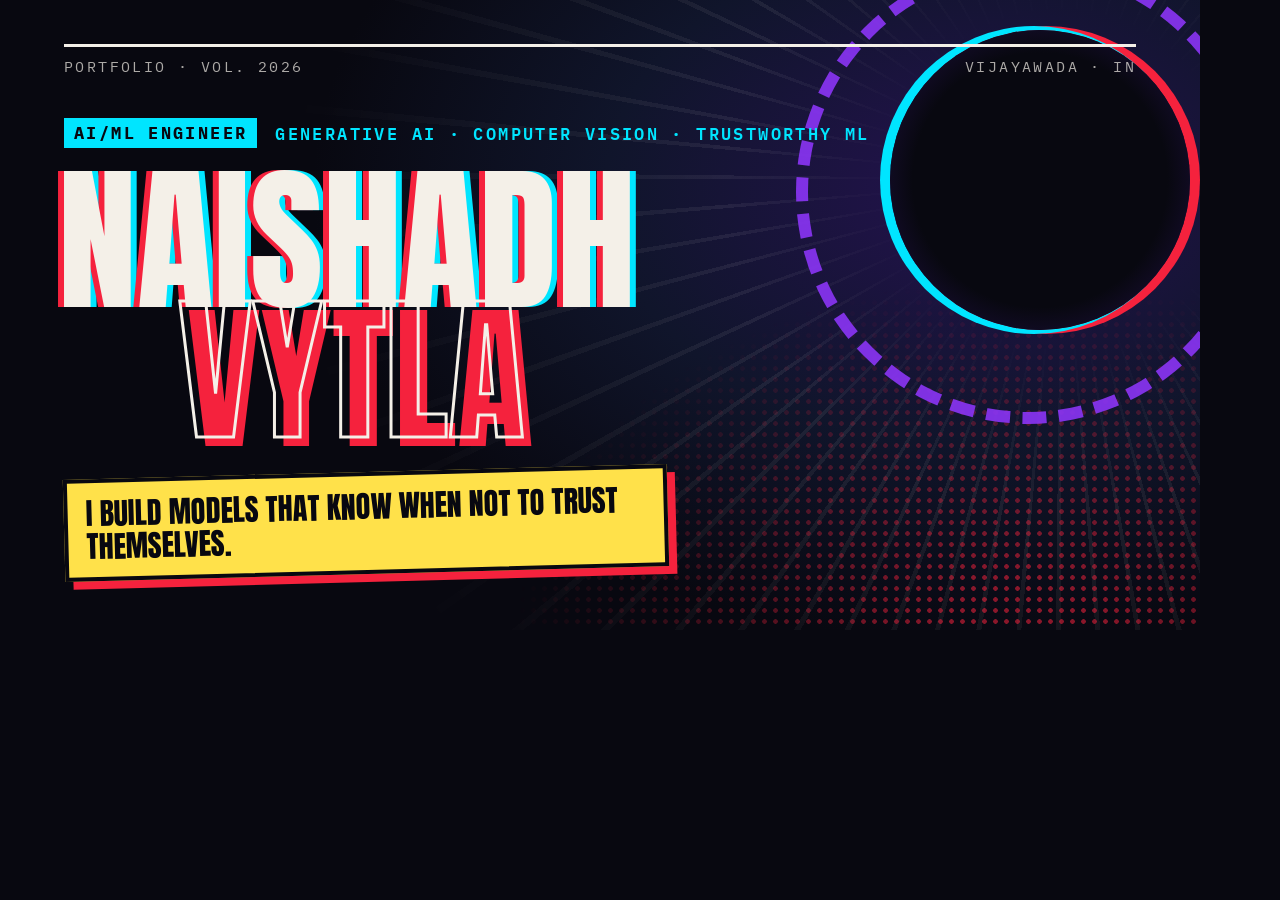
<file: tools/social-card.html>
<!doctype html>
<!-- Source for assets/social-card.png (1200x630). Render it in Chromium at that size and screenshot. -->
<html><head><meta charset="utf-8">
<link rel="stylesheet" href="https://fonts.googleapis.com/css2?family=Anton&family=IBM+Plex+Mono:wght@500;600&display=swap">
<style>
  :root { --ink:#080810; --navy:#10152B; --crimson:#F5223D; --cyan:#00E5FF; --violet:#8B35F6; --magenta:#FF36B5; --paper:#F4F0E8; --yellow:#FFE14A; --violet-deep:#24124F; }
  html, body { margin:0; width:1200px; height:630px; overflow:hidden; background:var(--ink); }
  .card { position:relative; width:1200px; height:630px; overflow:hidden;
    background: radial-gradient(70% 90% at 82% 30%, var(--violet-deep), var(--navy) 45%, var(--ink) 80%); font-family:"IBM Plex Mono", monospace; color:var(--paper); }
  .dots { position:absolute; inset:0; background: radial-gradient(circle, var(--crimson) 0 2px, transparent 2.6px) 0 0/11px 11px;
    -webkit-mask-image: radial-gradient(60% 80% at 85% 100%, #000 10%, transparent 70%); opacity:.55; }
  .rays { position:absolute; inset:-10%; background: repeating-conic-gradient(from 0deg at 82% 32%, rgb(244 240 232 / .07) 0 .6deg, transparent .6deg 5deg);
    -webkit-mask-image: radial-gradient(circle at 82% 32%, transparent 0 12%, #000 26%, transparent 62%); }
  .ring { position:absolute; width:440px; height:440px; right:-60px; top:-40px; border-radius:50%; border:12px dashed var(--violet); opacity:.9; }
  .ring2 { position:absolute; width:300px; height:300px; right:10px; top:30px; border-radius:50%; background: radial-gradient(circle, var(--ink) 60%, var(--violet-deep)); box-shadow: -6px 0 0 4px var(--cyan), 6px 0 0 4px var(--crimson); }
  .mast { position:absolute; left:64px; right:64px; top:44px; display:flex; justify-content:space-between; font-size:15px; letter-spacing:.16em; text-transform:uppercase; color:rgb(244 240 232 / .7); border-top:3px solid var(--paper); padding-top:10px; }
  .eyebrow { position:absolute; left:64px; top:118px; display:flex; gap:18px; align-items:center; font-size:17px; font-weight:600; letter-spacing:.14em; text-transform:uppercase; color:var(--cyan); }
  .eyebrow b { background:var(--cyan); color:var(--ink); padding:4px 10px; }
  .name { position:absolute; left:58px; top:176px; font-family:Anton, Impact, sans-serif; font-size:158px; line-height:.82; text-transform:uppercase; }
  .l1 { color:var(--paper); text-shadow:-6px 0 0 var(--crimson), 6px 0 0 var(--cyan); }
  .l2 { margin-left:120px; color:transparent; -webkit-text-stroke:3px var(--paper); text-shadow:9px 9px 0 var(--crimson); }
  .cap { position:absolute; left:64px; bottom:56px; max-width:560px; padding:14px 18px; background:var(--yellow); color:var(--ink); border:4px solid var(--ink); box-shadow:8px 8px 0 var(--crimson); transform:rotate(-1.5deg);
    font-family:Anton, Impact, sans-serif; font-size:30px; line-height:1.1; text-transform:uppercase; }
</style></head>
<body><div class="card">
  <div class="rays"></div><div class="dots"></div><div class="ring"></div><div class="ring2"></div>
  <div class="mast"><span>Portfolio · Vol. 2026</span><span>Vijayawada · IN</span></div>
  <div class="eyebrow"><b>AI/ML Engineer</b><span>Generative AI · Computer Vision · Trustworthy ML</span></div>
  <div class="name"><div class="l1">Naishadh</div><div class="l2">Vytla</div></div>
  <div class="cap">I build models that know when not to trust themselves.</div>
</div></body></html>
</file>
<file: css/style.css>
/* ==========================================================================
   NAISHADH VYTLA · PORTFOLIO
   A comic book read top to bottom. Each chapter is a page with its own
   ground, cut diagonally into the next. Content sits on an asymmetric
   12-column grid; panels overlap their gutters.
   ========================================================================== */

@property --rgb { syntax: "<length>"; inherits: true; initial-value: 0px; }
@property --ang { syntax: "<angle>"; inherits: false; initial-value: 0deg; }

:root {
  /* Palette */
  --ink: #080810;
  --navy: #10152B;
  --crimson: #F5223D;
  --cyan: #00E5FF;
  --violet: #8B35F6;
  --magenta: #FF36B5;
  --paper: #F4F0E8;
  --yellow: #FFE14A;
  /* Derived */
  --crimson-ink: #C4112F;            /* crimson for small text on paper (5:1) */
  --crimson-text: #FF4D63;           /* crimson for small text on dark grounds */
  --violet-text: #A87BFF;            /* violet for small text on dark grounds */
  --deep: #0C0B1C;                   /* ink with a violet bias */
  --violet-deep: #24124F;
  --paper-80: rgb(244 240 232 / .8);
  --paper-64: rgb(244 240 232 / .64);
  --paper-16: rgb(244 240 232 / .16);
  --paper-08: rgb(244 240 232 / .08);
  --ink-72: rgb(8 8 16 / .72);
  --ink-16: rgb(8 8 16 / .16);
  --grid-line: rgb(0 229 255 / .07);

  /* Type */
  --f-display: "Anton", Impact, "Arial Narrow Bold", sans-serif;
  --f-body: "Sora", "Avenir Next", "Segoe UI", system-ui, sans-serif;
  --f-mono: "IBM Plex Mono", ui-monospace, Menlo, Consolas, monospace;
  --f-hand: "Permanent Marker", "Comic Sans MS", "Chalkboard SE", cursive;
  --fs-label: .75rem;
  --fs-small: .875rem;
  --fs-body: 1rem;
  --fs-lead: clamp(1.0625rem, .95rem + .45vw, 1.3125rem);
  --fs-h4: clamp(1.125rem, 1rem + .6vw, 1.5rem);
  --fs-h3: clamp(1.75rem, 1.2rem + 2vw, 3rem);
  --fs-h2: clamp(3.5rem, 1.2rem + 9vw, 9.5rem);
  --fs-hero: clamp(4.5rem, 23.5vw, 12.5rem);

  /* Space */
  --gx: clamp(16px, 4vw, 56px);
  --pad-l: max(var(--gx), env(safe-area-inset-left, 0px));
  --pad-r: max(var(--gx), env(safe-area-inset-right, 0px));

  /* Motion identity (motion-design skill)
     Personality: Energetic, 90% of the time; the research chapter borrows Premium.
     Signature easing: expo-out. Durations: 100 / 180 / 300ms, 620ms for page reveals.
     Entrance: snap into register from a diagonal offset, colour plates converging.
     Type, stamps and SFX animate "on twos" (stepped poses, one per 83ms);
     camera-like moves (panels, parallax) stay smooth. */
  --ease-out: cubic-bezier(.16, 1, .3, 1);
  --ease-in: cubic-bezier(.3, 0, 1, 1);
  --ease-back: cubic-bezier(.34, 1.56, .64, 1);
  --ease-calm: cubic-bezier(.4, 0, .2, 1);
  --ease-sine: cubic-bezier(.37, 0, .63, 1);
  --t-quick: 100ms;
  --t-std: 180ms;
  --t-slow: 300ms;
  --t-reveal: 620ms;
  --frame: 83ms;

  --focus: var(--yellow);
  color-scheme: dark;
}

/* ---------- Base ---------- */
*, *::before, *::after { box-sizing: border-box; }
html { scroll-behavior: smooth; -webkit-text-size-adjust: 100%; }
:root[data-motion="calm"] { scroll-behavior: auto; }
body {
  margin: 0;
  background: var(--ink);
  color: var(--paper);
  font-family: var(--f-body);
  font-size: var(--fs-body);
  line-height: 1.6;
  overflow-x: clip;
  -webkit-font-smoothing: antialiased;
  text-rendering: optimizeLegibility;
}
/* printed-paper grain over everything */
body::after {
  content: "";
  position: fixed;
  inset: 0;
  z-index: 90;
  pointer-events: none;
  opacity: .06;
  background-image: url("data:image/svg+xml,%3Csvg xmlns='http://www.w3.org/2000/svg' width='180' height='180'%3E%3Cfilter id='n'%3E%3CfeTurbulence type='fractalNoise' baseFrequency='.9' numOctaves='2' stitchTiles='stitch'/%3E%3CfeColorMatrix values='0 0 0 0 1 0 0 0 0 1 0 0 0 0 1 0 0 0 1 0'/%3E%3C/filter%3E%3Crect width='100%25' height='100%25' filter='url(%23n)'/%3E%3C/svg%3E");
}
img, svg { max-width: 100%; }
a { color: inherit; }
button { font: inherit; color: inherit; }
p, h1, h2, h3, h4 { overflow-wrap: break-word; }
:focus-visible { outline: 3px solid var(--focus); outline-offset: 3px; }
::selection { background: var(--crimson); color: var(--paper); }

.mono { font-family: var(--f-mono); }
[hidden]:not([hidden="until-found"]) { display: none !important; }
.sprite { position: absolute; width: 0; height: 0; overflow: hidden; }
.sr-only { position: absolute; width: 1px; height: 1px; margin: -1px; padding: 0; overflow: hidden; clip: rect(0 0 0 0); white-space: nowrap; border: 0; }
.wrap { width: 100%; max-width: 1400px; margin-inline: auto; padding-left: var(--pad-l); padding-right: var(--pad-r); }

.skip {
  position: fixed; left: 16px; top: 12px; z-index: 200;
  padding: 10px 14px; background: var(--yellow); color: var(--ink);
  font: 600 .8125rem/1 var(--f-mono); text-transform: uppercase; letter-spacing: .1em;
  opacity: 0; pointer-events: none;
  transform: translateY(-160%); transition: transform var(--t-std) var(--ease-out), opacity var(--t-quick);
}
.skip:focus { transform: none; opacity: 1; pointer-events: auto; }

/* ---------- Loading bar (nav) ---------- */
.loadbar { position: fixed; inset: 0 0 auto; z-index: 70; height: 3px; pointer-events: none; }
.loadbar span {
  display: block; height: 100%;
  background: linear-gradient(90deg, var(--crimson), var(--magenta) 50%, var(--cyan));
  transform: scaleX(0); transform-origin: left;
  transition: transform 700ms var(--ease-out), opacity var(--t-slow) var(--ease-calm) 500ms;
}
.loadbar.is-busy span { transform: scaleX(.55); }
.loadbar.is-done span { transform: scaleX(1); opacity: 0; }

/* ---------- Buttons & links ---------- */
.btn {
  --b-bg: var(--paper); --b-fg: var(--ink); --b-sh: var(--crimson);
  position: relative;
  display: inline-flex; align-items: center; justify-content: center; gap: 10px;
  min-height: 48px; padding: 12px 20px;
  font: 600 .8125rem/1.1 var(--f-mono); letter-spacing: .1em; text-transform: uppercase; text-decoration: none;
  color: var(--b-fg); background: var(--b-bg);
  border: 2px solid var(--ink);
  box-shadow: 4px 4px 0 var(--b-sh);
  cursor: pointer;
  transition: transform var(--t-std) var(--ease-out), box-shadow var(--t-std) var(--ease-out), background-color var(--t-std);
}
.btn svg { width: 18px; height: 18px; flex: none; transition: transform var(--t-std) var(--ease-out); }
.btn:hover { transition-duration: var(--t-quick); box-shadow: 7px 7px 0 var(--b-sh), -4px -4px 0 var(--cyan); }
:root[data-motion="full"] .btn:hover svg { transform: translateX(3px); }
.btn:active { transition-duration: 60ms; box-shadow: 1px 1px 0 var(--b-sh); }
:root[data-motion="full"] .btn:active { transform: translate(3px, 3px) scale(.98); }
.btn--ghost { --b-bg: transparent; --b-fg: var(--paper); border-color: var(--paper); box-shadow: none; }
.btn--ghost:hover { background: var(--paper-08); }
.btn--small { min-height: 42px; padding: 9px 14px; font-size: .75rem; --b-sh: var(--accent, var(--crimson)); }

.link-arrow {
  display: inline-flex; align-items: center; gap: 8px;
  font-size: .8125rem; letter-spacing: .06em; text-transform: uppercase; text-decoration: none;
  padding-block: 6px;
  background: linear-gradient(currentColor, currentColor) 0 100% / 0 2px no-repeat;
  transition: background-size var(--t-std) var(--ease-out), color var(--t-quick);
}
.link-arrow svg { width: 14px; height: 14px; flex: none; }
.link-arrow:hover { background-size: 100% 2px; color: var(--cyan); }

.icon-btn {
  display: inline-grid; place-items: center; flex: none;
  width: 44px; height: 44px; padding: 0;
  background: var(--paper); color: var(--ink);
  border: 2px solid var(--ink); box-shadow: 3px 3px 0 var(--crimson);
  cursor: pointer;
  transition: transform var(--t-std) var(--ease-out), box-shadow var(--t-std) var(--ease-out);
}
.icon-btn svg { width: 20px; height: 20px; }
.icon-btn:hover { transition-duration: var(--t-quick); box-shadow: 5px 5px 0 var(--crimson), -3px -3px 0 var(--cyan); }
:root[data-motion="full"] .icon-btn:active { transform: translate(2px, 2px) scale(.96); }

/* Tooltips: comic label, 100ms in, 180ms out */
[data-tip] { position: relative; }
[data-tip]::after {
  content: attr(data-tip);
  content: attr(data-tip) / "";
  position: absolute; top: calc(100% + 10px); right: 0; z-index: 5;
  padding: 6px 9px;
  font: 500 .6875rem/1.2 var(--f-mono); letter-spacing: .08em; text-transform: uppercase;
  white-space: normal; width: max-content; max-width: min(240px, calc(100vw - 32px));
  color: var(--ink); background: var(--paper);
  border: 2px solid var(--ink); box-shadow: 3px 3px 0 var(--crimson);
  opacity: 0; transform: translateY(-4px) scale(.96); transform-origin: top right;
  pointer-events: none;
  transition: opacity var(--t-std) var(--ease-calm), transform var(--t-std) var(--ease-out);
}
[data-tip]:hover::after, [data-tip]:focus-visible::after { opacity: 1; transform: none; transition-duration: var(--t-quick); pointer-events: auto; }
[data-tip]:hover::before { content: ""; position: absolute; left: 0; right: 0; top: 100%; height: 12px; }
.tips-off [data-tip]::after { opacity: 0 !important; pointer-events: none !important; }
@media (max-width: 640px) {
  .fx-toggle[data-tip]::after { right: auto; left: 50%; translate: -50% 0; transform-origin: top center; max-width: 260px; }
}

/* ==========================================================================
   NAV
   ========================================================================== */
.nav {
  position: fixed; inset: 0 0 auto; z-index: 60;
  display: flex; align-items: center; justify-content: space-between; gap: 16px;
  padding: calc(env(safe-area-inset-top, 0px) + 14px) var(--pad-r) 14px var(--pad-l);
  transition: background-color var(--t-slow) var(--ease-calm), transform var(--t-slow) var(--ease-out);
}
.nav.is-solid { background: var(--ink); }
.nav.is-solid::after {
  content: ""; position: absolute; left: 0; right: 0; top: 100%; height: 10px; pointer-events: none;
  background: radial-gradient(circle, var(--ink) 0 1.6px, transparent 2px) 0 0 / 7px 7px;
  -webkit-mask-image: linear-gradient(#000, transparent); mask-image: linear-gradient(#000, transparent);
}
.nav.is-hidden { transform: translateY(-110%); transition: transform var(--t-std) var(--ease-in); }

.brand { display: inline-flex; align-items: center; gap: 12px; text-decoration: none; }
.brand-badge {
  display: grid; place-items: center; width: 44px; height: 44px; flex: none;
  font: 400 1.35rem/1 var(--f-display); color: var(--ink); background: var(--yellow);
  border: 2px solid var(--ink); box-shadow: 3px 3px 0 var(--crimson);
  transform: rotate(-5deg);
  transition: transform var(--t-slow) var(--ease-back);
}
:root[data-motion="full"] .brand:hover .brand-badge { transform: rotate(4deg) scale(1.06); transition-duration: var(--t-std); }
.brand-meta { display: grid; font-size: .6875rem; line-height: 1.35; letter-spacing: .12em; text-transform: uppercase; }
.brand-meta b { font-weight: 600; }
.brand-status { color: var(--paper-64); }

.nav-links ul { display: flex; gap: 2px; margin: 0; padding: 0; list-style: none; }
.nav-links a {
  position: relative; display: block; padding: 10px 10px 12px;
  font: 500 .75rem/1 var(--f-mono); letter-spacing: .1em; text-transform: uppercase; text-decoration: none;
  color: var(--paper-80);
  transition: color var(--t-quick), text-shadow var(--t-quick);
}
.nav-links a::after {
  content: ""; position: absolute; left: 10px; right: 10px; bottom: 3px; height: 6px;
  background: url("data:image/svg+xml,%3Csvg xmlns='http://www.w3.org/2000/svg' width='24' height='6' viewBox='0 0 24 6'%3E%3Cpath d='M0 3c3-3 6-3 9 0s6 3 9 0 6-3 6 0' fill='none' stroke='%23F5223D' stroke-width='2'/%3E%3C/svg%3E") 0 50% / 24px 6px repeat-x;
  transform: scaleX(0); transform-origin: right;
  transition: transform var(--t-std) var(--ease-in);
}
.nav-links a:hover { color: var(--paper); text-shadow: -1.5px 0 var(--crimson), 1.5px 0 var(--cyan); }
.nav-links a:hover::after, .nav-links a[aria-current]::after { transform: scaleX(1); transform-origin: left; transition: transform 160ms var(--ease-out) 40ms; }
.nav-links a[aria-current] { color: var(--paper); }
.nav-links a[aria-current]::after { filter: hue-rotate(170deg) saturate(2); }

.nav-tools { display: flex; align-items: center; gap: 10px; }
.fx-toggle, .menu-btn {
  display: inline-flex; align-items: center; justify-content: center; gap: 8px; min-height: 44px; min-width: 44px; padding: 9px 12px;
  font-size: .6875rem; font-weight: 600; letter-spacing: .12em; text-transform: uppercase;
  background: transparent; border: 2px solid var(--paper-16); cursor: pointer;
  transition: border-color var(--t-quick), background-color var(--t-quick);
}
.fx-toggle:hover, .menu-btn:hover { border-color: var(--paper); }
.fx-state { color: var(--cyan); }
.fx-toggle[aria-pressed="false"] .fx-state { color: var(--paper-64); }
.fx-dot { width: 8px; height: 8px; border-radius: 50%; background: var(--cyan); box-shadow: 0 0 0 3px rgb(0 229 255 / .2); }
.fx-toggle[aria-pressed="false"] .fx-dot { background: var(--paper-64); box-shadow: none; }
:root[data-motion="full"] .fx-dot { animation: breathe 2400ms var(--ease-sine) infinite alternate; }
.menu-btn { display: none; }
.menu-bars { display: grid; gap: 3px; width: 16px; }
.menu-bars i { display: block; height: 2px; background: currentColor; }
.menu-bars i:nth-child(2) { width: 70%; justify-self: end; }

@media (max-width: 1180px) {
  .nav-links { display: none; }
  .menu-btn { display: inline-flex; }
}
@media (max-width: 520px) {
  .brand-meta { display: none; }
  .fx-toggle { padding-inline: 10px; }
}

/* Mobile menu: full-screen dialog of diagonal colour bands */
.menu {
  position: fixed; inset: 0; width: 100%; height: 100%; max-width: none; max-height: none; margin: 0;
  padding: calc(env(safe-area-inset-top, 0px) + 18px) var(--pad-r) calc(env(safe-area-inset-bottom, 0px) + 24px) var(--pad-l);
  border: 0; color: var(--paper);
  background:
    radial-gradient(circle, var(--paper-08) 0 1.4px, transparent 2px) 0 0 / 10px 10px,
    var(--ink);
  overflow-y: auto;
}
.menu::backdrop { background: var(--ink); }
.menu-head { display: flex; align-items: center; justify-content: space-between; margin-bottom: 28px; font-size: .75rem; letter-spacing: .14em; text-transform: uppercase; color: var(--paper-64); }
.menu-list { list-style: none; margin: 0; padding: 0; display: grid; gap: 6px; }
.menu-list a {
  position: relative; display: flex; flex-direction: column; align-items: flex-start; gap: 6px;
  padding: 10px 14px;
  font: 400 clamp(2.1rem, 9vw, 3.6rem)/1 var(--f-display); text-transform: uppercase; text-decoration: none;
  isolation: isolate;
  transition: color var(--t-quick);
}
.menu-list a small { font: 500 .75rem/1 var(--f-mono); letter-spacing: .12em; color: var(--paper-64); transition: color var(--t-quick); }
.menu-list a::before {
  content: ""; position: absolute; inset: 0; z-index: -1;
  background: var(--c);
  clip-path: polygon(0 0, 12px 0, 4px 100%, 0 100%);
  transition: clip-path var(--t-slow) var(--ease-out);
}
.menu-list a:hover, .menu-list a:focus-visible { color: var(--ink); }
.menu-list a:hover small, .menu-list a:focus-visible small { color: var(--ink); }
.menu-list a:hover::before, .menu-list a:focus-visible::before { clip-path: polygon(0 0, 100% 0, calc(100% - 18px) 100%, 0 100%); }
:root[data-motion="full"] .menu[open] .menu-list li { animation: band-in 240ms var(--ease-out) both; animation-delay: calc(var(--n, 0) * 30ms); }
:root[data-motion="full"] .menu.is-closing .menu-list li { animation: band-out 160ms var(--ease-in) both; animation-delay: calc((6 - var(--n, 0)) * 20ms); }
:root[data-motion="full"] .menu.is-closing, :root[data-motion="full"] .menu.is-closing::backdrop { animation: fade-out 160ms var(--ease-in) 120ms both; }
@keyframes band-in { from { transform: translateX(-48px) skewX(-8deg); opacity: 0; } }
@keyframes band-out { to { transform: translateX(-32px) skewX(-8deg); opacity: 0; } }
.menu-foot { display: flex; flex-wrap: wrap; gap: 8px 24px; margin-top: 28px; padding-top: 18px; border-top: 1px solid var(--paper-16); }

/* ==========================================================================
   COVER (hero)
   ========================================================================== */
.hero {
  position: relative;
  display: flex; flex-direction: column;
  min-height: max(680px, 100svh);
  padding-block: calc(env(safe-area-inset-top, 0px) + 84px) clamp(120px, 15vh, 190px);
  overflow: clip;
  isolation: isolate;
  background:
    radial-gradient(110% 80% at 74% 36%, var(--violet-deep) 0%, var(--navy) 40%, var(--ink) 74%);
}
.hero-sky { position: absolute; inset: 0; z-index: -1; pointer-events: none; }
.layer { position: absolute; }
.layer--glow {
  inset: 0;
  background:
    radial-gradient(34% 44% at 76% 40%, rgb(139 53 246 / .42), transparent 70%),
    radial-gradient(28% 26% at 88% 72%, rgb(255 54 181 / .2), transparent 70%);
}
.layer--speed {
  inset: -8%;
  background: repeating-conic-gradient(from 0deg at 74% 42%, var(--paper-08) 0deg .6deg, transparent .6deg 5deg);
  -webkit-mask-image: radial-gradient(circle at 74% 42%, transparent 0 16%, #000 30%, transparent 64%);
  mask-image: radial-gradient(circle at 74% 42%, transparent 0 16%, #000 30%, transparent 64%);
}
.layer--portal { width: min(60vw, 760px); aspect-ratio: 1; right: max(-6vw, -100px); top: 42%; translate: 0 -50%; }
.layer--portal svg, .layer--web svg { display: block; width: 100%; height: 100%; overflow: visible; }
.layer--city svg { display: block; width: 100%; height: 100%; }
.layer--web {
  top: 0; right: 0; width: min(72vw, 940px); aspect-ratio: 1; opacity: .55;
  -webkit-mask-image: radial-gradient(120% 95% at 100% 0, #000 28%, transparent 62%);
  mask-image: radial-gradient(120% 95% at 100% 0, #000 28%, transparent 62%);
}
.layer--horizon {
  left: 0; right: 0; bottom: 0; height: 46%;
  background: radial-gradient(circle, var(--crimson) 0 1.7px, transparent 2.3px) 0 0 / 9px 9px;
  -webkit-mask-image: radial-gradient(70% 100% at 68% 100%, #000 10%, transparent 70%);
  mask-image: radial-gradient(70% 100% at 68% 100%, #000 10%, transparent 70%);
  opacity: .5;
}
.layer--city { left: -4%; right: -4%; bottom: -2px; }
.layer--far { height: 48%; }
.layer--mid { height: 36%; }
.layer--near { height: 21%; }
.particles { inset: 0; width: 100%; height: 100%; }
.layer--shade {
  inset: 0;
  background: linear-gradient(90deg, rgb(8 8 16 / .82), rgb(8 8 16 / .5) 40%, transparent 66%);
  -webkit-mask-image: linear-gradient(to top, #000 50%, transparent 85%);
  mask-image: linear-gradient(to top, #000 50%, transparent 85%);
}

.hero-inner { position: relative; flex: 1; display: flex; flex-direction: column; gap: clamp(28px, 6vh, 64px); }

.masthead {
  position: relative;
  display: flex; justify-content: space-between; gap: 16px;
  padding: 8px 10px;
  font-size: .6875rem; letter-spacing: .16em; text-transform: uppercase; color: var(--paper-64);
  background: rgb(8 8 16 / .88);
  border-bottom: 1px solid var(--paper-16);
}
.masthead::before { content: ""; position: absolute; left: 0; right: 0; top: 0; height: 2px; background: var(--paper); transform-origin: left; }

.hero-copy { position: relative; margin-top: auto; max-width: 100%; }
.hero-eyebrow {
  margin: 0 0 12px;
  display: flex; flex-wrap: wrap; align-items: center; gap: 6px 16px;
  font-size: .75rem; letter-spacing: .14em; text-transform: uppercase; color: var(--cyan);
}
.hero-eyebrow .tag { display: inline-block; padding: 3px 8px; background: var(--cyan); color: var(--ink); font-weight: 600; }
.hero-eyebrow .topic { display: inline-flex; align-items: center; gap: 8px; white-space: nowrap; }
.hero-eyebrow .topic::before { content: ""; width: 5px; height: 5px; background: var(--cyan); }

.hero-name {
  margin: 0;
  display: flex; flex-direction: column;
  font: 400 var(--fs-hero)/.8 var(--f-display);
  text-transform: uppercase;
  font-kerning: none;
}
.name-line { position: relative; display: block; margin-right: calc(-1 * var(--pad-r)); }
.name-line--1 { color: var(--paper); text-shadow: -.03em 0 0 var(--crimson), .03em 0 0 var(--cyan); }
.name-line--2 {
  margin-left: .85em;
  color: transparent;
  -webkit-text-stroke: max(2px, .016em) var(--paper);
  text-shadow: .05em .05em 0 var(--crimson);
}
.ltr { display: inline-block; }

/* glitch layers, used in short bursts only */
.glitch::before, .glitch::after {
  content: attr(data-text);
  position: absolute; inset: 0;
  pointer-events: none; opacity: 0;
  -webkit-text-stroke: 0; text-shadow: none;
}
.glitch::before { color: var(--cyan); }
.glitch::after { color: var(--crimson); }
:root[data-motion="full"] .glitch.is-glitching::before { animation: glitch-a calc(var(--frame) * 4) steps(1, end) both; }
:root[data-motion="full"] .glitch.is-glitching::after { animation: glitch-b calc(var(--frame) * 4) steps(1, end) both; }
:root[data-motion="full"] .glitch.is-glitching { animation: jolt calc(var(--frame) * 4) steps(1, end); }

.hero-foot { display: flex; align-items: flex-end; gap: clamp(22px, 3vw, 48px); margin-top: clamp(18px, 3vh, 30px); }
.hero-act { min-width: 0; max-width: 46ch; }
.caption-box {
  position: relative; z-index: 2; flex: none;
  display: inline-block; max-width: min(30ch, 100%);
  padding: 12px 16px 13px;
  color: var(--ink); background: var(--yellow);
  border: 3px solid var(--ink); box-shadow: 6px 6px 0 var(--crimson);
  transform: rotate(-1.5deg);
}
.caption-box p { margin: 0; font: 400 clamp(1.15rem, .85rem + 1vw, 1.6rem)/1.12 var(--f-display); text-transform: uppercase; letter-spacing: .01em; }
.hero-sub { margin: 0; max-width: 46ch; font-size: var(--fs-lead); line-height: 1.55; color: var(--paper-80); text-shadow: 0 0 12px var(--ink), 0 1px 2px var(--ink); }
.hero-cta { display: flex; flex-wrap: wrap; gap: 14px; margin-top: 22px; }

.hero-stats {
  position: absolute; right: var(--pad-r); bottom: 0;
  display: grid; gap: 18px; margin: 0; padding: 0; list-style: none;
}
.stat {
  position: relative;
  padding: 10px 14px 11px; min-width: 210px;
  transition: border-color var(--t-quick);
  background: rgb(8 8 16 / .78);
  border: 1.5px solid var(--paper-16); border-left: 4px solid var(--c);
}
.stat b { font: 400 2rem/1 var(--f-display); color: var(--c); letter-spacing: .01em; }
.stat span { font: 500 .6875rem/1.35 var(--f-mono); letter-spacing: .1em; text-transform: uppercase; color: var(--paper-80); }
.stat a { display: grid; gap: 2px; color: inherit; text-decoration: none; }
.stat:has(a:hover) { border-color: var(--c); }
.stat:nth-child(2) { margin-right: 30px; }

.scroll-cue {
  position: absolute; right: var(--pad-r); bottom: clamp(26px, 4vh, 40px); z-index: 2;
  display: inline-flex; align-items: center; gap: 10px;
  font-size: .6875rem; letter-spacing: .24em; text-transform: uppercase; text-decoration: none; color: var(--paper);
  padding: 8px 12px; background: var(--ink); border: 1.5px solid var(--paper-16);
}
.scroll-cue span { display: inline-block; }
/* the diagonal cut into Chapter 1 rises to the right; keep the cue above it, and give the corner to the stats on wide screens */
.scroll-cue { bottom: calc(clamp(44px, 6.25vw, 90px) + 10px); }
@media (min-width: 1201px) { .scroll-cue { display: none; } }
:root[data-motion="full"] .scroll-cue span { animation: nudge 1600ms var(--ease-sine) 6 alternate; }

/* Cover choreography: setup (masthead, portal) → action (name assembles on twos)
   → resolution (caption slaps down, copy settles). Every element starts visible. */
:root[data-motion="full"] .masthead::before { animation: draw-x 520ms var(--ease-out) both; }
:root[data-motion="full"] .ltr {
  animation: assemble calc(var(--frame) * 8) steps(1, end) both;
  animation-delay: calc(140ms + var(--i) * 40ms);
}
:root[data-motion="full"] .caption-box { animation: slap 360ms var(--ease-back) 620ms both; }
:root[data-motion="full"] .hero-sub,
:root[data-motion="full"] .hero-cta,
:root[data-motion="full"] .hero-eyebrow { animation: settle 520ms var(--ease-out) both; }
:root[data-motion="full"] .hero-eyebrow { animation-delay: 60ms; }
:root[data-motion="full"] .hero-sub { animation-delay: 720ms; }
:root[data-motion="full"] .hero-cta { animation-delay: 790ms; }
:root[data-motion="full"] .portal-spin-a { animation: spin 48s linear infinite; }
:root[data-motion="full"] .portal-spin-b { animation: spin 70s linear infinite reverse; }
:root[data-motion="full"] .portal-spin-c { animation: spin 32s linear infinite; }
:root[data-motion="full"] .portal-core { animation: breathe 3600ms var(--ease-sine) infinite alternate; }
.portal-spin-a, .portal-spin-b, .portal-spin-c, .portal-core { transform-box: view-box; transform-origin: 50% 50%; }

@media (max-width: 1200px) {
  .hero-stats { position: static; display: flex; flex-wrap: wrap; gap: 10px; }
  .stat { min-width: 0; flex: 1 1 180px; }
  .stat:nth-child(n) { margin-right: 0; }
  .layer--portal { width: min(88vw, 640px); top: 30%; right: -22vw; opacity: .7; }
  .layer--web { width: 110vw; opacity: .35; }
}
@media (max-width: 900px) {
  .hero-foot { flex-direction: column; align-items: flex-start; }
}
@media (max-width: 640px) {
  .masthead { font-size: .625rem; letter-spacing: .12em; }
  .masthead-mid { display: none; }
  .name-line--2 { margin-left: .5em; }
  .hero-cta .btn { flex: 1 1 auto; }
  .scroll-cue { display: none; }
  .stat b { font-size: 1.5rem; }
  .hero { padding-bottom: 110px; }
}

/* ==========================================================================
   CHAPTERS
   ========================================================================== */
.chapter {
  --sec-bg: var(--ink); --sec-fg: var(--paper); --sec-dim: var(--paper-80); --sec-label: var(--cyan);
  --rgb-a: var(--crimson); --rgb-b: var(--cyan);
  position: relative;
  padding-block: clamp(64px, 8vw, 124px) clamp(72px, 8.5vw, 132px);
  background-color: var(--sec-bg);
  color: var(--sec-fg);
  overflow-x: clip;
  scroll-margin-top: 40px;
}
.chapter--paper { --sec-bg: var(--paper); --sec-fg: var(--ink); --sec-dim: var(--ink-72); --sec-label: var(--crimson-ink); --focus: var(--crimson-ink); }
.chapter--navy { --sec-bg: var(--navy); }
.chapter--deep { --sec-bg: var(--deep); }

/* diagonal "dimension cut" into each chapter, with misregistered plates */
.tear {
  position: absolute; left: 0; width: 100%;
  height: clamp(44px, 6.25vw, 90px);
  top: calc(1px - clamp(44px, 6.25vw, 90px));
  overflow: visible; pointer-events: none; z-index: 3;
}
.tear-fill { fill: var(--sec-bg); }
.tear-a, .tear-b { fill: none; stroke-width: 3; vector-effect: non-scaling-stroke; }
.tear-a { stroke: var(--crimson); transform: translateY(-5px); }
.tear-b { stroke: var(--cyan); transform: translateY(6px); opacity: .9; }
:root[data-motion="full"] .chapter.is-entered .tear-a { animation: plate-a calc(var(--frame) * 6) steps(1, end) both; }
:root[data-motion="full"] .chapter.is-entered .tear-b { animation: plate-b calc(var(--frame) * 6) steps(1, end) both; }

.chap-head { display: grid; gap: 14px; margin-bottom: clamp(36px, 4.5vw, 64px); max-width: 1100px; }
.chap-head--split { max-width: none; grid-template-columns: minmax(0, 1.35fr) minmax(0, 1fr); align-items: end; gap: 20px 56px; }
.chap-head--split > .chap-main { display: grid; grid-template-columns: minmax(0, 1fr); gap: 14px; min-width: 0; }
@media (max-width: 860px) { .chap-head--split { grid-template-columns: minmax(0, 1fr); } }
.chap-no { margin: 0; font-size: var(--fs-label); font-weight: 600; letter-spacing: .2em; text-transform: uppercase; color: var(--sec-label); }
.chap-no::before { content: ""; display: inline-block; width: 28px; height: 2px; margin-right: 10px; vertical-align: middle; background: currentColor; }
.chap-title, .contact-title {
  margin: 0;
  font: 400 var(--fs-h2)/.86 var(--f-display);
  text-transform: uppercase; letter-spacing: -.005em;
  text-wrap: balance;
}
.chap-title em, .contact-title em {
  font-style: normal; display: inline-block;
  color: transparent; -webkit-text-stroke: max(2px, .018em) var(--sec-fg);
  text-shadow: .045em .045em 0 var(--rgb-a);
  transform: skewX(-9deg);
}
.chap-dek { margin: 0; max-width: 46ch; font-size: var(--fs-lead); line-height: 1.55; color: var(--sec-dim); }

/* headings print slightly out of register; on reveal the plates converge */
.rgb-title { --rgb: .03em; text-shadow: calc(var(--rgb) * -1) 0 0 var(--rgb-a), var(--rgb) 0 0 var(--rgb-b); }
.rgb-title em { text-shadow: calc(var(--rgb) * 1.5) calc(var(--rgb) * 1.5) 0 var(--rgb-a); }
:root[data-motion="full"] .rv--in .rgb-title { animation: register calc(var(--frame) * 8) steps(1, end) both; }

/* Reveal system. Elements are always visible; below-the-fold ones wait a
   little out of position and snap into register when they enter. */
:root[data-motion="full"] .rv {
  transition:
    translate var(--rv-t, var(--t-reveal)) var(--rv-ease, var(--ease-out)) var(--rv-d, 0ms),
    rotate var(--rv-t, var(--t-reveal)) var(--rv-ease, var(--ease-out)) var(--rv-d, 0ms);
}
.panel, .paper, .proj, .frame, .card { --rv-t: var(--t-reveal-card); }
:root[data-motion="full"] .rv--armed { translate: var(--rv-x, -28px) var(--rv-y, 64px); rotate: var(--rv-r, -1.2deg); }

/* hand-lettered annotations */
.annot {
  position: absolute; z-index: 4;
  font: 400 clamp(1rem, .9rem + .4vw, 1.3rem)/1.1 var(--f-hand);
  color: var(--crimson-ink);
  white-space: nowrap; pointer-events: none;
}

/* ---------- CH.1 ORIGIN (paper) ---------- */
.chapter--paper {
  background-image:
    radial-gradient(circle, var(--ink-16) 0 1px, transparent 1.5px);
  background-size: 6px 6px;
  background-position: 0 0;
}
.chapter--paper .wrap { position: relative; }
.chapter--paper::before {
  content: ""; position: absolute; inset: 0; pointer-events: none;
  background: linear-gradient(170deg, var(--paper) 30%, transparent 75%);
}
.comic-page { display: grid; grid-template-columns: repeat(12, minmax(0, 1fr)); gap: clamp(14px, 1.7vw, 22px); }
.panel {
  position: relative; min-width: 0;
  padding: clamp(22px, 2.6vw, 38px);
  background: var(--paper); color: var(--ink);
  border: 3px solid var(--ink);
  box-shadow: 7px 7px 0 var(--ink);
}
.panel p { margin: 0; }
.panel-tag {
  display: inline-block; margin: 0 0 16px !important;
  padding: 4px 9px; background: var(--ink); color: var(--paper);
  font-size: .6875rem; font-weight: 500; letter-spacing: .14em; text-transform: uppercase;
}
.panel--caption { grid-column: 1 / span 8; --rv-r: -2deg; }
.panel--caption::after {
  content: ""; position: absolute; right: 0; bottom: 0; width: 46%; height: 70%; pointer-events: none;
  background: radial-gradient(circle, var(--cyan) 0 2.2px, transparent 2.8px) 0 0 / 11px 11px;
  -webkit-mask-image: radial-gradient(100% 100% at 100% 100%, #000, transparent 70%);
  mask-image: radial-gradient(100% 100% at 100% 100%, #000, transparent 70%);
  opacity: .7;
}
.panel--caption > *:not(.annot) { position: relative; z-index: 1; }
.panel-big { margin: 0 0 18px; max-width: 16ch; font: 400 clamp(2.1rem, 1.1rem + 3vw, 4.1rem)/.95 var(--f-display); text-transform: uppercase; text-wrap: balance; }
.panel--caption > p:not(.panel-tag, .coursework) { max-width: 54ch; font-size: var(--fs-lead); line-height: 1.55; }
.facts { display: flex; flex-wrap: wrap; gap: 14px 36px; margin: 26px 0 0; }
.facts div { display: grid; gap: 2px; }
.facts dt { font-size: .6875rem; letter-spacing: .14em; text-transform: uppercase; color: var(--ink-72); }
.facts dd { margin: 0; font: 400 2rem/1 var(--f-display); }
.annot--est { top: -30px; right: 28px; transform: rotate(-5deg); }

.panel--portrait { grid-column: 9 / span 4; grid-row: auto; margin: 0; padding: 0; display: flex; flex-direction: column; background: var(--ink); --rv-r: 2deg; --rv-x: 28px; }
.portrait { position: relative; flex: 1; min-height: 340px; overflow: hidden; background: var(--ink); }
.portrait-ph {
  position: absolute; inset: 0; display: grid; place-items: center;
  background:
    repeating-conic-gradient(from 0deg at 50% 55%, rgb(244 240 232 / .05) 0 .8deg, transparent .8deg 6deg),
    radial-gradient(circle, var(--crimson) 0 2.4px, transparent 3px) 0 0 / 9px 9px,
    var(--ink);
}
.portrait-ph::before {
  content: ""; position: absolute; inset: 0;
  background: radial-gradient(60% 55% at 50% 55%, transparent 20%, var(--ink) 75%);
}
.portrait-mono {
  position: relative;
  font: 400 clamp(6rem, 4rem + 6vw, 11rem)/.8 var(--f-display);
  color: var(--paper);
  text-shadow: -.04em 0 var(--cyan), .04em 0 var(--crimson);
  transform: rotate(-6deg);
}
.crop { position: absolute; width: 22px; height: 22px; border: 0 solid var(--paper); }
.crop--tl { top: 14px; left: 14px; border-top-width: 2px; border-left-width: 2px; }
.crop--tr { top: 14px; right: 14px; border-top-width: 2px; border-right-width: 2px; }
.crop--bl { bottom: 14px; left: 14px; border-bottom-width: 2px; border-left-width: 2px; }
.crop--br { bottom: 14px; right: 14px; border-bottom-width: 2px; border-right-width: 2px; }
.portrait img { position: absolute; inset: 0; width: 100%; height: 100%; object-fit: cover; filter: contrast(1.08) saturate(.9); }
.portrait::after {
  content: ""; position: absolute; inset: 0; pointer-events: none;
  background: radial-gradient(circle, rgb(8 8 16 / .3) 0 1px, transparent 1.4px) 0 0 / 5px 5px;
}
.panel--portrait figcaption { padding: 10px 14px; font-size: .6875rem; letter-spacing: .14em; text-transform: uppercase; color: var(--paper); border-top: 3px solid var(--ink); background: var(--ink); }

.panel--builder { grid-column: 1 / span 8; }
.panel--builder .flow { grid-template-columns: repeat(4, minmax(0, 1fr)); }
.panel-lead { font: 600 var(--fs-h4)/1.35 var(--f-body); max-width: 30ch; }
.flow { display: grid; grid-template-columns: repeat(2, minmax(0, 1fr)); gap: 16px 18px; margin: 24px 0 0; padding: 0; list-style: none; counter-reset: flow; }
.flow li { display: grid; gap: 4px; padding-top: 10px; border-top: 3px solid var(--ink); position: relative; counter-increment: flow; }
.flow li::before { content: counter(flow, decimal-leading-zero); position: absolute; right: 0; top: 10px; font-size: .6875rem; color: var(--crimson-ink); font-weight: 600; }
.flow b { font: 400 1.6rem/1 var(--f-display); text-transform: uppercase; }
.flow span { font-size: .75rem; color: var(--ink-72); }
:root[data-motion="full"] .panel--builder.rv--in .flow li { animation: tick-in 300ms var(--ease-back) both; }
:root[data-motion="full"] .panel--builder.rv--in .flow li:nth-child(1) { animation-delay: calc(var(--rv-d, 0ms) + 380ms); }
:root[data-motion="full"] .panel--builder.rv--in .flow li:nth-child(2) { animation-delay: calc(var(--rv-d, 0ms) + 440ms); }
:root[data-motion="full"] .panel--builder.rv--in .flow li:nth-child(3) { animation-delay: calc(var(--rv-d, 0ms) + 500ms); }
:root[data-motion="full"] .panel--builder.rv--in .flow li:nth-child(4) { animation-delay: calc(var(--rv-d, 0ms) + 560ms); }

.panel--research { grid-column: 9 / span 4; background: var(--yellow); transform: rotate(1deg); --rv-r: 3deg; }
.panel-num { font: 400 clamp(6rem, 4rem + 5vw, 9.5rem)/.8 var(--f-display) !important; margin: 0 0 14px !important; text-shadow: 6px 6px 0 var(--crimson); }
.panel--research p:last-of-type { font-size: .95rem; line-height: 1.5; }
.annot--vit { position: static; display: block; margin-top: 16px; color: var(--ink); white-space: normal; transform: rotate(-3deg); text-decoration: underline wavy var(--crimson-ink) 2px; text-underline-offset: 5px; }

.panel--offpanel { grid-column: 1 / span 4; display: flex; flex-direction: column; gap: 18px; }
.bubble {
  position: relative; align-self: flex-start;
  padding: 18px 28px 16px; text-align: center;
  background: var(--paper); border: 3px solid var(--ink); border-radius: 50% / 46%;
}
.bubble::after {
  content: ""; position: absolute; left: 22%; bottom: -14px; width: 22px; height: 22px;
  background: var(--paper); border-right: 3px solid var(--ink); border-bottom: 3px solid var(--ink);
  transform: skewX(-30deg) rotate(36deg);
}
.bubble-lang { font: 700 clamp(1.15rem, 1rem + .5vw, 1.4rem)/1.3 var(--f-body); }
.bubble-sub { font-size: .6875rem; letter-spacing: .14em; text-transform: uppercase; color: var(--ink-72); margin-top: 4px !important; }
.offpanel-note { font-size: .95rem; line-height: 1.5; margin-top: 8px !important; }

.panel--mission {
  grid-column: 5 / span 8;
  display: flex; flex-direction: column; justify-content: center; gap: 18px;
  background: var(--ink); color: var(--paper);
  border: 0; box-shadow: none;
  clip-path: polygon(3.5% 0, 100% 0, 100% 100%, 0 100%);
  padding-left: clamp(36px, 5vw, 72px);
  --focus: var(--yellow);
}
.panel--mission::before {
  content: ""; position: absolute; inset: 0; pointer-events: none;
  background: radial-gradient(circle, var(--violet) 0 2px, transparent 2.6px) 0 0 / 10px 10px;
  -webkit-mask-image: radial-gradient(60% 90% at 100% 0, #000, transparent 70%);
  mask-image: radial-gradient(60% 90% at 100% 0, #000, transparent 70%);
}
.panel--mission .panel-tag { background: var(--paper); color: var(--ink); align-self: flex-start; }
.mission-line { position: relative; font: 400 clamp(1.9rem, 1rem + 2.6vw, 3.3rem)/1.2 var(--f-display); text-transform: uppercase; max-width: 22ch; }
.mission-line mark { color: var(--paper); background: var(--crimson); padding: 0 .14em; -webkit-box-decoration-break: clone; box-decoration-break: clone; }
.link-ink {
  position: relative; align-self: flex-start;
  display: inline-flex; align-items: center; gap: 10px;
  font: 600 .8125rem/1.35 var(--f-mono); letter-spacing: .12em; text-transform: uppercase; text-decoration: none;
  color: var(--yellow); padding-block: 8px;
  background: linear-gradient(currentColor, currentColor) 0 100% / 30% 2px no-repeat;
  transition: background-size var(--t-std) var(--ease-out);
}
.link-ink svg { flex: none; width: 16px; height: 16px; transition: transform var(--t-std) var(--ease-out); }
.link-ink:hover { background-size: 100% 2px; }
:root[data-motion="full"] .link-ink:hover svg { transform: translateX(4px); }

@media (max-width: 1000px) {
  .panel--caption { grid-column: 1 / -1; }
  .panel--portrait { grid-column: 1 / span 5; grid-row: auto; }
  .panel--builder { grid-column: 6 / -1; }
  .panel--research { grid-column: 1 / span 5; }
  .panel--offpanel { grid-column: 6 / -1; }
  .panel--mission { grid-column: 1 / -1; }
}
@media (max-width: 680px) {
  .comic-page > * { grid-column: 1 / -1 !important; }
  .panel { box-shadow: 5px 5px 0 var(--ink); }
  .panel--research { transform: rotate(.6deg); }
  .portrait { min-height: 280px; }
  .annot--est { top: -26px; right: 10px; }
  .panel--mission { clip-path: polygon(0 0, 100% 0, 100% 100%, 0 calc(100% - 22px)); padding-left: clamp(22px, 2.6vw, 38px); }
}

/* ---------- CH.2 RESEARCH (ink, editorial; borrows the Premium personality) ---------- */
#research { --rv-ease: var(--ease-calm); --rv-y: 40px; --rv-r: 0deg; --rv-x: 0px; }
.paper-feature {
  position: relative;
  display: grid; grid-template-columns: minmax(0, 7fr) minmax(0, 5fr); gap: clamp(32px, 5vw, 72px);
  padding-top: 34px; border-top: 3px solid var(--paper);
}
.pf-body { min-width: 0; }
.stamp {
  display: inline-block; margin: 0;
  padding: 6px 10px;
  font-size: .6875rem; font-weight: 600; letter-spacing: .14em; text-transform: uppercase;
  color: var(--cyan); border: 2px solid currentColor; outline: 1px solid currentColor; outline-offset: 2px;
  transform: rotate(-1.5deg);
}
.pf-title { margin: 22px 0 14px; }
.pf-q { display: block; font: 400 clamp(2.8rem, 1.6rem + 4.4vw, 6rem)/.9 var(--f-display); text-transform: uppercase; text-wrap: balance; }
.pf-q span { color: var(--cyan); }
.pf-sub { display: block; margin-top: 14px; max-width: 40ch; font: 600 var(--fs-h4)/1.35 var(--f-body); color: var(--paper-80); text-wrap: balance; }
.authors { margin: 0 0 18px; font-size: .8125rem; letter-spacing: .03em; color: var(--paper-64); }
.authors b { color: var(--paper); font-weight: 600; text-decoration: underline 2px var(--crimson); text-underline-offset: 3px; }
.pf-abstract { margin: 0; max-width: 62ch; line-height: 1.75; color: var(--paper-80); }
.pf-abstract::first-letter { float: left; margin: .06em .12em 0 0; font: 400 3.6em/.8 var(--f-display); color: var(--crimson); }
.spec { display: grid; grid-template-columns: repeat(3, minmax(0, 1fr)); gap: 0 20px; margin: 30px 0 0; }
.spec div { display: grid; align-content: start; gap: 4px; padding: 12px 0; border-top: 1px solid var(--paper-16); }
.spec dt { font-size: .625rem; letter-spacing: .16em; text-transform: uppercase; color: var(--cyan); }
.spec dd { margin: 0; font-size: .8125rem; line-height: 1.4; }

.notebook {
  position: relative; align-self: start; min-width: 0;
  padding: 22px 20px 16px;
  background:
    linear-gradient(var(--grid-line) 1px, transparent 1px) 0 0 / 22px 22px,
    linear-gradient(90deg, var(--grid-line) 1px, transparent 1px) 0 0 / 22px 22px,
    var(--navy);
  border: 2px solid var(--paper-16);
  box-shadow: 10px 10px 0 var(--ink), 10px 10px 0 2px var(--paper-16);
  transform: rotate(1deg);
}
.notebook::before {
  content: ""; position: absolute; top: -12px; left: 50%; width: 110px; height: 26px;
  background: rgb(255 225 74 / .55); transform: translateX(-50%) rotate(-3deg);
}
.fig { margin: 0 0 16px; }
.fig:last-of-type { margin-bottom: 0; }
.fig-svg svg { display: block; width: 100%; height: auto; }
.fig figcaption { margin-top: 8px; font-size: .6875rem; line-height: 1.5; color: var(--paper-64); }
.fig figcaption b { color: var(--cyan); font-weight: 600; margin-right: 6px; }
.annot--fig { left: 22px; bottom: -44px; color: var(--yellow); transform: rotate(-4deg); }

.review-head {
  display: flex; flex-wrap: wrap; justify-content: space-between; align-items: baseline; gap: 8px 24px;
  margin-top: clamp(56px, 7vw, 96px); padding-bottom: 12px;
  border-bottom: 3px solid var(--paper);
}
.review-title { margin: 0; font: 400 clamp(2.2rem, 1.4rem + 2.6vw, 3.8rem)/1 var(--f-display); text-transform: uppercase; }
.review-head p { margin: 0; font-size: .75rem; letter-spacing: .14em; text-transform: uppercase; color: var(--paper-64); }
.papers { list-style: none; margin: 0; padding: 0; }
.paper {
  position: relative;
  display: grid; grid-template-columns: minmax(0, 4fr) minmax(0, 8fr); gap: clamp(22px, 3.5vw, 56px);
  padding-block: clamp(30px, 4vw, 52px);
  border-bottom: 1px solid var(--paper-16);
}
.paper-fig {
  position: relative; align-self: start;
  aspect-ratio: 4 / 3;
  background: var(--navy);
  border: 2px solid var(--paper-16);
  box-shadow: -8px 8px 0 var(--accent);
  overflow: hidden;
  transition: box-shadow var(--t-slow) var(--ease-calm);
}
.paper-fig svg { position: relative; z-index: 1; display: block; width: 100%; height: 100%; }
.paper-fig::after {
  content: ""; position: absolute; inset: 0; pointer-events: none;
  background: radial-gradient(circle, var(--accent) 0 1.4px, transparent 2px) 0 0 / 8px 8px;
  -webkit-mask-image: radial-gradient(50% 60% at 100% 100%, #000, transparent);
  mask-image: radial-gradient(50% 60% at 100% 100%, #000, transparent);
  opacity: .55;
}
.paper:hover .paper-fig { box-shadow: -12px 12px 0 var(--accent); }
.paper-body { min-width: 0; }
.paper-body > p:not(.authors) { margin: 0 0 16px; max-width: 64ch; color: var(--paper-80); }
.paper-meta { display: flex; flex-wrap: wrap; align-items: center; gap: 8px 16px; font-size: .6875rem; letter-spacing: .12em; text-transform: uppercase; color: var(--paper-64); }
.stamp--small { color: var(--accent); padding: 4px 8px; font-size: .625rem; }
.paper-title { margin: 14px 0 8px; max-width: 46ch; font: 700 clamp(1.15rem, 1rem + .7vw, 1.55rem)/1.28 var(--f-body); text-wrap: balance; }
.metrics { display: flex; flex-wrap: wrap; gap: 8px; margin: 0; padding: 0; list-style: none; }
.metrics li { padding: 6px 10px; font-size: .75rem; border: 1.5px solid var(--paper-16); color: var(--paper-80); }
.metrics b { color: var(--accent); font-weight: 600; margin-right: 4px; }

/* figure micro-animations on hover */
:root[data-motion="full"] .paper:hover .fx-pulse { animation: ring 1200ms var(--ease-out) infinite; }
:root[data-motion="full"] .paper:hover .fx-blink { animation: blink calc(var(--frame) * 6) steps(1, end) infinite; }
:root[data-motion="full"] .paper:hover .fx-flow { animation: dash 900ms linear infinite; }
.fx-pulse { transform-box: fill-box; transform-origin: center; }

@media (max-width: 960px) {
  .paper-feature { grid-template-columns: 1fr; }
  .notebook { transform: none; max-width: 560px; }
  .annot--fig { display: none; }
  .paper { grid-template-columns: 1fr; }
  .paper-fig { max-width: 480px; }
}
@media (max-width: 560px) {
  .spec { grid-template-columns: repeat(2, minmax(0, 1fr)); }
}

/* ---------- CH.3 PROJECTS (navy, one accent per universe) ---------- */
.filters { display: flex; flex-wrap: wrap; justify-content: flex-end; gap: 8px; }
.chip {
  min-height: 42px; padding: 9px 14px;
  font-size: .75rem; font-weight: 500; letter-spacing: .1em; text-transform: uppercase;
  color: var(--paper-80); background: transparent;
  border: 2px solid var(--paper-16); cursor: pointer;
  transition: color var(--t-quick), border-color var(--t-quick), background-color var(--t-quick), transform var(--t-std) var(--ease-back), box-shadow var(--t-std);
}
.chip:hover { color: var(--paper); border-color: var(--paper); text-shadow: -1.5px 0 var(--crimson), 1.5px 0 var(--cyan); }
.chip[aria-pressed="true"] { color: var(--ink); background: var(--yellow); border-color: var(--ink); box-shadow: 3px 3px 0 var(--crimson); text-shadow: none; transform: rotate(-2deg); }

.projects { display: grid; grid-template-columns: repeat(12, minmax(0, 1fr)); grid-auto-flow: dense; gap: clamp(18px, 2.2vw, 30px); }
.proj {
  --rx: 0deg; --ry: 0deg;
  position: relative; min-width: 0;
  display: flex; flex-direction: column;
  background: var(--ink);
  border: 2px solid var(--paper-16);
  transform: perspective(1100px) rotateX(var(--rx)) rotateY(var(--ry));
  transition: transform var(--t-slow) var(--ease-out), border-color var(--t-std), box-shadow var(--t-std) var(--ease-out);
}
.proj:hover { border-color: var(--accent); box-shadow: -7px 7px 0 var(--crimson), 7px -7px 0 var(--cyan); transition-duration: 160ms, var(--t-quick), var(--t-quick); }
/* animated border: a conic sweep that runs only while hovered */
.proj::after {
  content: ""; position: absolute; inset: -2px; padding: 3px; pointer-events: none;
  background: conic-gradient(from var(--ang), var(--accent), transparent 25%, transparent 50%, var(--accent) 60%, transparent 85%);
  -webkit-mask: linear-gradient(#000 0 0) content-box, linear-gradient(#000 0 0);
  -webkit-mask-composite: xor;
  mask: linear-gradient(#000 0 0) content-box exclude, linear-gradient(#000 0 0);
  opacity: 0; transition: opacity var(--t-std);
}
.proj:hover::after { opacity: 1; }
:root[data-motion="full"] .proj:hover::after { animation: sweep 2600ms linear infinite; }

.proj-art {
  position: relative; overflow: hidden;
  aspect-ratio: 16 / 9;
  background:
    radial-gradient(circle, var(--accent) 0 1.4px, transparent 2px) 0 0 / 9px 9px,
    var(--navy);
  border-bottom: 2px solid var(--accent);
}
.proj-art svg { position: absolute; inset: 0; width: 100%; height: 100%; display: block; transition: transform 420ms var(--ease-out); }
:root[data-motion="full"] .proj:hover .proj-art svg { transform: scale(1.04); }
/* masked reveal: a halftone plate wipes off the art once the card lands */
.proj-art::after {
  content: ""; position: absolute; inset: 0; pointer-events: none; z-index: 2;
  background: radial-gradient(circle, var(--ink) 0 2.6px, transparent 3.2px) 0 0 / 8px 8px, var(--accent);
  transform: translateX(101%);
  transition: transform 560ms cubic-bezier(.65, 0, .35, 1) calc(var(--rv-d, 0ms) + 260ms);
}
:root[data-motion="full"] .rv--armed .proj-art::after { transform: translateX(0); transition: none; }

.proj-body { display: flex; flex-direction: column; gap: 12px; flex: 1; padding: clamp(20px, 2.2vw, 30px); }
.proj-body p { margin: 0; }
.proj, .modal { --accent-text: var(--accent); }
.proj-code { font-size: .6875rem; font-weight: 600; letter-spacing: .16em; text-transform: uppercase; color: var(--accent-text); }
.proj-title { margin: 0; font: 400 clamp(2rem, 1.4rem + 1.8vw, 3.1rem)/.95 var(--f-display); text-transform: uppercase; }
.proj-sum { color: var(--paper-80); max-width: 52ch; }
.tags { display: flex; flex-wrap: wrap; gap: 6px; margin: 0; padding: 0; list-style: none; }
.tags li { padding: 4px 8px; font-size: .6875rem; letter-spacing: .04em; color: var(--paper-80); border: 1px solid var(--paper-16); }
.proj-actions { display: flex; flex-wrap: wrap; align-items: center; gap: 12px 20px; margin-top: auto; padding-top: 8px; }

.proj--feature { grid-column: 1 / -1; display: grid; grid-template-columns: minmax(0, 7fr) minmax(0, 5fr); }
.proj--feature .proj-art { aspect-ratio: auto; min-height: 380px; border-bottom: 0; border-right: 2px solid var(--accent); clip-path: polygon(0 0, 100% 0, 92% 100%, 0 100%); }
.proj--feature .proj-title { font-size: clamp(3.2rem, 2rem + 4.4vw, 6.6rem); }
.proj--feature .proj-body { justify-content: center; padding: clamp(24px, 3vw, 48px); }
.proj--wide, .proj--tall { grid-column: span 4; }
.projects.is-filtered .proj:not(.proj--feature) { grid-column: span 6; grid-row: auto; }
.proj[hidden] { display: none; }
:root[data-motion="full"] .proj.is-leaving { animation: card-out 180ms var(--ease-in) both; }
:root[data-motion="full"] .proj.is-entering { animation: card-in 300ms var(--ease-out) both; animation-delay: var(--stagger, 0ms); }
.filter-empty { margin: 16px 0 0; font-size: .75rem; letter-spacing: .1em; text-transform: uppercase; color: var(--paper-64); min-height: 1em; }

@media (max-width: 960px) {
  .proj--feature { grid-template-columns: 1fr; }
  .proj--feature .proj-art { min-height: 0; aspect-ratio: 16 / 9; border-right: 0; border-bottom: 2px solid var(--accent); clip-path: polygon(0 0, 100% 0, 100% 88%, 0 100%); }
  .proj--wide, .proj--tall, .projects.is-filtered .proj:not(.proj--feature) { grid-column: 1 / -1; grid-row: auto; }
  .filters { justify-content: flex-start; }
}

/* Project modal */
.modal {
  width: min(1000px, calc(100% - 32px)); max-width: none; max-height: none;
  padding: 0; margin: auto; border: 0; overflow: visible;
  background: transparent; color: var(--paper);
}
.modal::backdrop { background: radial-gradient(circle, var(--paper-08) 0 1.4px, transparent 2px) 0 0 / 9px 9px, rgb(8 8 16 / .86); }
:root[data-motion="full"] .modal[open]::backdrop { animation: fade-in 200ms var(--ease-calm) both; }
:root[data-motion="full"] .modal.is-closing::backdrop { animation: fade-out 200ms var(--ease-in) both; }
.modal-panel {
  position: relative;
  display: grid; grid-template-columns: minmax(0, 5fr) minmax(0, 7fr);
  max-height: calc(100dvh - 48px); overflow: auto;
  background: var(--ink);
  border: 3px solid var(--paper);
  box-shadow: 12px 12px 0 var(--accent, var(--crimson));
}
:root[data-motion="full"] .modal[open] .modal-panel { animation: unfold 380ms var(--ease-out) 40ms backwards; }
:root[data-motion="full"] .modal[open] .modal-body > * { animation: settle 260ms var(--ease-out) both; animation-delay: calc(160ms + var(--k, 0) * 30ms); }
:root[data-motion="full"] .modal.is-closing .modal-panel { animation: fold 260ms var(--ease-in) both; }
:root[data-motion="full"] .modal.is-closing .modal-body > * { animation: fade-out 120ms var(--ease-in) both; }
:root[data-motion="full"] .modal[open] .modal-close { animation: pop 220ms var(--ease-back) 120ms both; }
.modal-art {
  position: relative; min-height: 100%;
  background: radial-gradient(circle, var(--accent) 0 1.4px, transparent 2px) 0 0 / 9px 9px, var(--navy);
  border-right: 3px solid var(--paper);
  clip-path: polygon(0 0, 100% 0, 100% 100%, 0 100%);
}
.modal-art svg { position: absolute; inset: 0; width: 100%; height: 100%; }
.modal-body { padding: clamp(26px, 3.4vw, 48px); padding-right: clamp(64px, 6vw, 80px); display: flex; flex-direction: column; align-items: flex-start; gap: 16px; }
.modal-body p { margin: 0; }
.modal-code { font-size: .6875rem; font-weight: 600; letter-spacing: .16em; text-transform: uppercase; color: var(--accent-text); }
.modal-title { margin: 0; font: 400 clamp(2.6rem, 1.6rem + 3vw, 4.4rem)/.92 var(--f-display); text-transform: uppercase; }
.modal-lead { font-size: var(--fs-lead); color: var(--paper-80); }
.modal-points { margin: 0; padding: 0; list-style: none; display: grid; gap: 10px; }
.modal-points li { position: relative; padding-left: 22px; color: var(--paper-80); }
.modal-points li::before { content: ""; position: absolute; left: 0; top: .55em; width: 9px; height: 9px; background: var(--accent); transform: rotate(45deg); }
.modal-close { position: absolute; top: 17px; right: 17px; z-index: 2; }
@media (max-width: 760px) {
  .modal-panel { grid-template-columns: 1fr; }
  .modal-art { align-self: start; min-height: 0; aspect-ratio: 16 / 9; border-right: 0; border-bottom: 3px solid var(--paper); }
}

/* ---------- CH.4 SKILLS (power system) ---------- */
.chapter--violet {
  --sec-bg: var(--violet-deep);
  background-image:
    radial-gradient(55% 50% at 32% 56%, rgb(139 53 246 / .24), transparent 70%),
    radial-gradient(30% 30% at 80% 20%, rgb(0 229 255 / .07), transparent 70%);
}
.powers-wrap { display: grid; grid-template-columns: minmax(0, 7fr) minmax(0, 5fr); gap: clamp(28px, 4vw, 64px); align-items: center; }
.constellation { position: relative; aspect-ratio: 1000 / 820; display: none; container-type: inline-size; }
.js-ready .constellation { display: block; }
.const-svg { position: absolute; inset: 0; width: 100%; height: 100%; overflow: visible; }
.power-nav { position: absolute; inset: 0; }
.cnode {
  --size: clamp(46px, 8.4cqi, 92px);
  position: absolute; width: var(--size); height: var(--size);
  translate: -50% -50%;
  display: grid; place-items: center; padding: 0;
  color: var(--c); background: var(--ink);
  border: 3px solid var(--c); border-radius: 50%;
  cursor: pointer;
  transition: transform var(--t-std) var(--ease-back), background-color var(--t-quick), color var(--t-quick), opacity var(--t-slow);
}
.cnode svg { width: 46%; height: 46%; transition: opacity var(--t-slow) var(--ease-out); }
.cnode-label {
  position: absolute; top: calc(100% + 8px); left: 50%; translate: -50% 0;
  padding: 3px 7px; white-space: nowrap;
  font: 600 .6875rem/1.2 var(--f-mono); letter-spacing: .12em; text-transform: uppercase;
  color: var(--paper); background: var(--ink); border: 1px solid var(--paper-16);
}
.cnode::after { content: ""; position: absolute; inset: -9px; border-radius: 50%; border: 2px solid var(--c); opacity: 0; pointer-events: none; }
.cnode:hover { transform: scale(1.08); transition-duration: var(--t-quick); }
.cnode[aria-selected="true"] { background: var(--c); color: var(--ink); box-shadow: 0 0 0 5px var(--ink), 0 0 0 7px var(--c); }
:root[data-motion="full"] .cnode[aria-selected="true"]::after { animation: ring 2200ms var(--ease-out) infinite; }
.constellation.is-dim .cnode:not([aria-selected="true"]) { opacity: .62; }
.constellation.is-dim .cnode:hover { opacity: 1; }

.const-svg .edge { stroke: var(--paper-16); stroke-width: 1.5; fill: none; transition: stroke var(--t-slow), opacity var(--t-slow); }
.const-svg .edge--sat { stroke-width: 1.2; }
.const-svg .bridge { stroke: var(--magenta); stroke-width: 1.5; stroke-dasharray: 4 7; fill: none; opacity: .55; }
.const-svg .sat circle { fill: var(--ink); stroke-width: 2.4; transition: opacity var(--t-slow); }
.const-svg .sat text { font: 500 17px var(--f-mono); fill: var(--paper-64); text-anchor: middle; letter-spacing: .02em; transition: fill var(--t-slow); }
.const-svg .grp { transition: opacity var(--t-slow) var(--ease-calm); }
.const-svg .grp.is-off { opacity: .28; }
.const-svg .grp.is-on .edge { stroke: var(--c); stroke-width: 2; }
.const-svg .grp.is-on .edge--core { stroke-dasharray: 6 8; }
:root[data-motion="full"] .const-svg .grp.is-on .edge--core { animation: dash 900ms linear infinite; }
.const-svg .grp.is-on .sat text { fill: var(--paper); }
.const-svg .core-ring { fill: none; stroke: var(--paper-16); stroke-width: 1.5; stroke-dasharray: 2 6; }
.const-svg .core-text { font: 400 40px var(--f-display); fill: var(--paper); text-anchor: middle; dominant-baseline: central; }
:root[data-motion="full"] .const-svg .core-spin { animation: spin 40s linear infinite; transform-box: fill-box; transform-origin: center; }
/* boot sequence: nodes start dim (never hidden) and power up in order */
/* waiting nodes are unpowered: icons and satellites dim, labels stay readable */
.constellation.is-armed .cnode > svg, .constellation.is-armed .sat { opacity: .3; }
:root[data-motion="full"] .constellation.is-booting .cnode { animation: power-up 420ms var(--ease-back) both; animation-delay: calc(var(--n) * 70ms); }
:root[data-motion="full"] .constellation.is-booting .sat { animation: power-dot 260ms var(--ease-out) both; animation-delay: calc(240ms + var(--n) * 22ms); }

.powers { list-style: none; margin: 0; padding: 0; display: grid; gap: 20px; }
.power {
  position: relative;
  padding: clamp(22px, 2.6vw, 34px);
  background: var(--navy);
  border: 3px solid var(--c);
  box-shadow: 10px 10px 0 var(--ink), 10px 10px 0 3px var(--c);
}
:root[data-motion="full"] .power.is-active.is-swapped { animation: card-swap 300ms var(--ease-out) both; }
:root[data-motion="full"] .power.is-active.is-swapped .power-skills li { animation: settle 220ms var(--ease-out) both; animation-delay: calc(80ms + var(--k, 0) * 25ms); }
.power-head { display: flex; align-items: center; gap: 14px; margin-bottom: 14px; }
.power-icon { display: grid; place-items: center; width: 48px; height: 48px; flex: none; background: var(--c); color: var(--ink); }
.power-icon svg { width: 28px; height: 28px; }
.power-name { margin: 0; font: 400 clamp(1.8rem, 1.3rem + 1.4vw, 2.6rem)/.95 var(--f-display); text-transform: uppercase; }
.power-desc { margin: 0 0 18px; color: var(--paper-80); }
.power-skills { display: flex; flex-wrap: wrap; gap: 7px; margin: 0 0 18px; padding: 0; list-style: none; }
.power-skills li { padding: 5px 9px; font-size: .75rem; border: 1.5px solid var(--paper-16); background: var(--ink); }
.power-proof { margin: 0; padding-top: 14px; border-top: 1px dashed var(--paper-16); font-size: .75rem; line-height: 1.5; letter-spacing: .04em; color: var(--paper-64); }

@media (max-width: 960px) {
  .powers-wrap { grid-template-columns: 1fr; }
  .constellation { max-width: 640px; width: 100%; margin-inline: auto; }
}
@media (max-width: 640px) {
  .const-svg .sat text { display: none; }
  .cnode-label { font-size: .5625rem; padding: 2px 5px; letter-spacing: .08em; }
}

/* ---------- CH.5 TIMELINE (diagonal comic strip) ---------- */
.strip { position: relative; }
.strand { position: absolute; inset: 0; width: 100%; height: 100%; overflow: visible; pointer-events: none; z-index: 0; }
.strand path { fill: none; stroke-linecap: round; }
.strand-ghost { stroke: var(--paper-16); stroke-width: 2; stroke-dasharray: 3 9; }
.strand-live { stroke: var(--crimson); stroke-width: 3; }
.frames {
  position: relative; z-index: 1;
  list-style: none; margin: 0; padding: 0;
  display: grid; grid-template-columns: repeat(12, minmax(0, 1fr)); column-gap: 20px; row-gap: clamp(40px, 5vw, 64px); align-items: start;
}
.frame {
  position: relative;
  padding: 34px clamp(20px, 2.2vw, 30px) clamp(22px, 2.2vw, 28px);
  background: var(--paper); color: var(--ink);
  border: 3px solid var(--ink);
  box-shadow: 8px 8px 0 var(--sfx);
  --focus: var(--crimson-ink);
}
.frame p { margin: 0; }
.frame:nth-child(1) { grid-column: 1 / span 5; transform: rotate(-1deg); --rv-x: -40px; }
.frame:nth-child(2) { grid-column: 5 / span 8; margin-top: -40px; transform: rotate(.6deg); --rv-x: 40px; }
.frame:nth-child(3) { grid-column: 2 / span 5; transform: rotate(-.8deg); --rv-x: -40px; }
.frame:nth-child(4) { grid-column: 7 / span 5; margin-top: -28px; transform: rotate(1deg); --rv-x: 40px; }
.frame:nth-child(5) { grid-column: 3 / span 5; transform: rotate(-.6deg); --rv-x: -40px; }
.frame:nth-child(6) { grid-column: 8 / span 5; margin-top: -24px; transform: rotate(.8deg); --rv-x: 40px; }
.marker {
  position: absolute; top: -17px; left: 18px;
  padding: 7px 16px;
  font-size: .75rem; font-weight: 600; letter-spacing: .12em; text-transform: uppercase;
  color: var(--ink); background: var(--sfx);
  clip-path: polygon(9px 0, calc(100% - 9px) 0, 100% 50%, calc(100% - 9px) 100%, 9px 100%, 0 50%);
}
.frame-title { margin: 0 0 10px; font: 400 clamp(1.8rem, 1.3rem + 1.5vw, 2.7rem)/.95 var(--f-display); text-transform: uppercase; }
.frame-org { margin: -2px 0 12px !important; font-size: .75rem; font-weight: 600; letter-spacing: .1em; text-transform: uppercase; color: var(--crimson-ink); }
.frame-points { margin: 0; padding-left: 18px; display: grid; gap: 6px; }
.frame-points li::marker { color: var(--crimson-ink); }
.frame--next { background: transparent; color: var(--paper); border-style: dashed; border-color: var(--paper-64); box-shadow: none; --focus: var(--yellow); }
.sfx {
  position: absolute; right: -16px; top: -34px;
  padding: 20px 24px;
  font: 400 1.05rem/1 var(--f-display); text-transform: uppercase; letter-spacing: .02em; white-space: nowrap;
  color: var(--ink); background: var(--sfx);
  clip-path: polygon(50% 0%, 59% 16%, 75% 6%, 74% 25%, 93% 22%, 84% 39%, 100% 50%, 84% 61%, 93% 78%, 74% 75%, 75% 94%, 59% 84%, 50% 100%, 41% 84%, 25% 94%, 26% 75%, 7% 78%, 16% 61%, 0% 50%, 16% 39%, 7% 22%, 26% 25%, 25% 6%, 41% 16%);
  transform: rotate(8deg);
}
:root[data-motion="full"] .strip.is-live .frame:not(.is-reached) .sfx { transform: rotate(-12deg) scale(.2); }
:root[data-motion="full"] .strip.is-live .frame.is-reached .sfx { animation: sfx-pop calc(var(--frame) * 5) steps(1, end) both; }
@media (max-width: 860px) {
  .frames { grid-template-columns: minmax(0, 1fr); row-gap: 48px; padding-left: 26px; }
  .frame:nth-child(n) { grid-column: 1 / -1; margin-top: 0; transform: none; --rv-x: 24px; }
  .sfx { right: -6px; top: -30px; font-size: .9rem; padding: 16px 20px; }
}

/* ---------- CH.6 ACHIEVEMENTS (collectible cards) ---------- */
.chapter--burst { isolation: isolate; }
.chapter--burst::before {
  content: ""; position: absolute; inset: 0; z-index: -1; pointer-events: none;
  background:
    radial-gradient(circle, rgb(255 225 74 / .5) 0 1.8px, transparent 2.4px) 0 0 / 12px 12px,
    repeating-conic-gradient(from 0deg at 50% 60%, rgb(245 34 61 / .16) 0 3deg, transparent 3deg 12deg);
  -webkit-mask-image: radial-gradient(60% 55% at 50% 60%, #000 0%, transparent 72%);
  mask-image: radial-gradient(60% 55% at 50% 60%, #000 0%, transparent 72%);
}
.cards {
  list-style: none; margin: 0; padding: 12px 0 0;
  display: grid; grid-template-columns: repeat(3, minmax(0, 1fr)); gap: clamp(26px, 3vw, 44px) clamp(20px, 2.6vw, 40px);
}
.card {
  --rv-ease: var(--ease-back); --rv-y: 80px; --rv-r: 6deg;
  position: relative; isolation: isolate;
  color: var(--paper);
  display: flex; flex-direction: column;
  padding: 22px 22px 24px;
  background:
    radial-gradient(120% 60% at 50% 0%, rgb(139 53 246 / .25), transparent 60%),
    var(--navy);
  border: 3px solid var(--ink);
  box-shadow: inset 0 0 0 6px var(--paper), inset 0 0 0 8px var(--ink), 10px 10px 0 var(--ink);
  transform: rotate(var(--tilt, 0deg));
  transition: transform var(--t-slow) var(--ease-out), box-shadow var(--t-slow) var(--ease-out);
}
.card::after {
  content: ""; position: absolute; inset: 8px; z-index: 3; pointer-events: none;
  background: linear-gradient(115deg, transparent 32%, rgb(255 255 255 / .22) 44%, rgb(0 229 255 / .16) 50%, rgb(255 54 181 / .16) 56%, transparent 68%) 120% 0 / 260% 100% no-repeat;
  opacity: 0; transition: opacity var(--t-std), background-position 0ms 200ms;
}
.card:hover { transform: rotate(0deg) translateY(-10px); box-shadow: inset 0 0 0 6px var(--paper), inset 0 0 0 8px var(--ink), 16px 18px 0 var(--c); transition-duration: 160ms; }
.card:hover::after { opacity: 1; background-position: -40% 0; transition: opacity var(--t-quick), background-position 900ms var(--ease-out); }
:root[data-motion="calm"] .card:hover { transform: rotate(var(--tilt, 0deg)); }
.card-top { display: flex; justify-content: space-between; gap: 10px; padding: 4px 6px 10px; font-size: .6875rem; font-weight: 600; letter-spacing: .14em; text-transform: uppercase; color: var(--c-text, var(--c)); border-bottom: 1px solid var(--paper-16); }
.card-emblem {
  position: relative; display: grid; place-items: center;
  width: 108px; height: 108px; margin: 22px auto 18px;
  border-radius: 50%; border: 3px solid var(--c); color: var(--c);
  background: radial-gradient(circle, var(--c) 0 1.6px, transparent 2.2px) 0 0 / 8px 8px;
}
.card-emblem::before { content: ""; position: absolute; inset: 0; border-radius: 50%; background: radial-gradient(circle, var(--navy) 30%, transparent 75%); }
.card-emblem svg { position: relative; width: 54px; height: 54px; }
.card-title { margin: 0 0 6px; text-align: center; font: 400 clamp(1.5rem, 1.2rem + .9vw, 2rem)/1 var(--f-display); text-transform: uppercase; text-wrap: balance; }
.card-issuer { margin: 0; text-align: center; font-size: .6875rem; line-height: 1.5; letter-spacing: .08em; text-transform: uppercase; color: var(--paper-64); }
.card-stat { margin: auto 0 0; padding: 14px 6px 0; text-align: center; font-size: .875rem; line-height: 1.5; color: var(--paper-80); border-top: 1px dashed var(--paper-16); }
.card-issuer + .card-stat { margin-top: 18px; }
.card-stamp {
  position: absolute; top: 112px; right: -14px; z-index: 2;
  padding: 6px 12px;
  font-size: .8125rem; font-weight: 600; letter-spacing: .22em; text-transform: uppercase;
  color: var(--c-text, var(--c)); background: rgb(8 8 16 / .72);
  border: 3px double var(--c);
  transform: rotate(-14deg);
  -webkit-mask-image: url("data:image/svg+xml,%3Csvg xmlns='http://www.w3.org/2000/svg' width='120' height='60'%3E%3Cfilter id='s'%3E%3CfeTurbulence type='fractalNoise' baseFrequency='.55' numOctaves='2'/%3E%3CfeColorMatrix values='0 0 0 0 0 0 0 0 0 0 0 0 0 0 0 0 0 0 -2.2 2'/%3E%3C/filter%3E%3Crect width='100%25' height='100%25' filter='url(%23s)'/%3E%3C/svg%3E");
  mask-image: url("data:image/svg+xml,%3Csvg xmlns='http://www.w3.org/2000/svg' width='120' height='60'%3E%3Cfilter id='s'%3E%3CfeTurbulence type='fractalNoise' baseFrequency='.55' numOctaves='2'/%3E%3CfeColorMatrix values='0 0 0 0 0 0 0 0 0 0 0 0 0 0 0 0 0 0 -2.2 2'/%3E%3C/filter%3E%3Crect width='100%25' height='100%25' filter='url(%23s)'/%3E%3C/svg%3E");
}
:root[data-motion="full"] .card.rv--in .card-stamp { animation: stamp calc(var(--frame) * 4) steps(1, end) both; animation-delay: calc(var(--rv-d, 0ms) + 420ms); }
.swipe-hint { display: none; }
@media (max-width: 1000px) { .cards { grid-template-columns: repeat(2, minmax(0, 1fr)); } }
@media (max-width: 620px) {
  .cards {
    grid-template-columns: none; grid-auto-flow: column; grid-auto-columns: min(78%, 320px);
    overflow-x: auto; overflow-y: hidden; scroll-snap-type: x mandatory; overscroll-behavior-x: contain;
    margin-inline: calc(-1 * var(--pad-l)) calc(-1 * var(--pad-r));
    padding: 20px var(--pad-r) 34px var(--pad-l);
    scroll-padding-inline: var(--pad-l);
  }
  .card { scroll-snap-align: start; }
  .swipe-hint { display: block; margin: 0 0 4px; font-size: .6875rem; letter-spacing: .14em; text-transform: uppercase; color: var(--paper-64); }
}

/* ---------- CH.7 CONTACT (final panel) ---------- */
.chapter--portal {
  --sec-bg: var(--ink);
  isolation: isolate;
  background-image: radial-gradient(55% 60% at 22% 55%, rgb(139 53 246 / .3), transparent 72%);
  padding-bottom: clamp(88px, 9vw, 140px);
}
.contact-portal { position: absolute; z-index: -1; right: -15vw; top: 54%; width: min(92vw, 1060px); aspect-ratio: 1; translate: 0 -50%; pointer-events: none; opacity: .9; }
.contact-portal svg { display: block; width: 100%; height: 100%; overflow: visible; }
.contact-grid { position: relative; display: grid; grid-template-columns: minmax(0, 7fr) minmax(0, 5fr); gap: clamp(32px, 5vw, 80px); align-items: center; }
.contact-head { display: grid; gap: 18px; min-width: 0; }
.contact-title { font-size: clamp(4.2rem, 1.6rem + 9.5vw, 11.5rem); line-height: .82; }
.contact-dek { margin: 0; max-width: 42ch; padding: 14px 18px; font-size: var(--fs-lead); line-height: 1.55; color: var(--paper-80); background: var(--ink); border-left: 4px solid var(--crimson); }
.contact-body {
  position: relative; min-width: 0;
  padding: clamp(22px, 2.6vw, 34px);
  background: var(--ink);
  border: 3px solid var(--paper);
  box-shadow: 12px 12px 0 var(--crimson), -6px -6px 0 var(--cyan);
}
.label { margin: 0 0 8px; font-size: .6875rem; font-weight: 600; letter-spacing: .16em; text-transform: uppercase; color: var(--cyan); }
.email-line { position: relative; display: flex; align-items: center; flex-wrap: wrap; gap: 12px; }
.email { font: 600 clamp(1.05rem, .9rem + .6vw, 1.35rem)/1.3 var(--f-body); overflow-wrap: anywhere; color: var(--paper); text-decoration: underline 2px var(--crimson); text-underline-offset: 5px; transition: color var(--t-quick); }
.email:hover { color: var(--cyan); }
.burst {
  position: absolute; right: 0; top: -36px;
  padding: 16px 18px;
  font: 400 1rem/1 var(--f-display); letter-spacing: .04em; text-transform: uppercase;
  color: var(--ink); background: var(--yellow);
  clip-path: polygon(50% 0%, 59% 16%, 75% 6%, 74% 25%, 93% 22%, 84% 39%, 100% 50%, 84% 61%, 93% 78%, 74% 75%, 75% 94%, 59% 84%, 50% 100%, 41% 84%, 25% 94%, 26% 75%, 7% 78%, 16% 61%, 0% 50%, 16% 39%, 7% 22%, 26% 25%, 25% 6%, 41% 16%);
  transform: scale(0) rotate(-10deg);
  pointer-events: none;
}
.burst.is-on { transform: scale(1) rotate(6deg); transition: transform 300ms var(--ease-back); }
.burst.is-off { transform: scale(0) rotate(14deg); transition: transform var(--t-std) var(--ease-in); }
.socials { list-style: none; margin: 18px 0 26px; padding: 18px 0 0; display: grid; gap: 4px; border-top: 1px solid var(--paper-16); }

.signal { display: grid; gap: 14px; padding-top: 20px; border-top: 1px solid var(--paper-16); }
.signal .label { margin-bottom: 0; }
.field label { display: block; margin-bottom: 6px; font: 600 .6875rem/1.2 var(--f-mono); letter-spacing: .14em; text-transform: uppercase; color: var(--paper-80); }
.field input, .field textarea {
  width: 100%; display: block;
  padding: 12px 14px;
  font: 400 1rem/1.4 var(--f-body); color: var(--paper);
  background: var(--navy);
  border: 2px solid var(--paper-64); border-radius: 0;
  transition: border-color var(--t-quick), box-shadow var(--t-std) var(--ease-out);
}
.field textarea { resize: vertical; min-height: 110px; }
.field input:hover, .field textarea:hover { border-color: var(--paper); }
.field input:focus-visible, .field textarea:focus-visible { outline: none; border-color: var(--cyan); box-shadow: 5px 5px 0 var(--cyan); }
.field.is-invalid input, .field.is-invalid textarea { border-color: var(--crimson); }
:root[data-motion="full"] .field.is-invalid.is-shaking { animation: shake 360ms var(--ease-sine); }
.field-err { margin: 6px 0 0; font-size: .75rem; color: var(--crimson); min-height: 0; }
.field-err:empty { display: none; }
.btn--submit { justify-self: start; }
.btn--submit .dots { display: none; gap: 4px; }
.btn--submit .dots i { width: 6px; height: 6px; background: currentColor; display: block; }
.btn--submit.is-busy .dots { display: inline-flex; }
:root[data-motion="full"] .btn--submit.is-busy .dots i { animation: blink calc(var(--frame) * 6) steps(1, end) infinite; }
:root[data-motion="full"] .btn--submit.is-busy .dots i:nth-child(2) { animation-delay: var(--frame); }
:root[data-motion="full"] .btn--submit.is-busy .dots i:nth-child(3) { animation-delay: calc(var(--frame) * 2); }
.signal-result { padding: 14px 16px; font-size: .9rem; line-height: 1.55; border: 2px dashed var(--paper-64); }
.signal-result p { margin: 0 0 12px; }
:root[data-motion="full"] .signal-result:not([hidden]) { animation: settle 300ms var(--ease-out) both; }

@media (max-width: 960px) {
  .contact-grid { grid-template-columns: 1fr; }
  .contact-portal { right: -46vw; top: 0; translate: none; width: 120vw; opacity: .55; }
}

/* ---------- Footer ---------- */
.footer { position: relative; background: var(--ink); border-top: 3px solid var(--paper); padding-block: 34px calc(env(safe-area-inset-bottom, 0px) + 34px); }
.footer-in { display: flex; flex-wrap: wrap; align-items: center; justify-content: space-between; gap: 14px 32px; }
.tbc { margin: 0; font: 400 clamp(1.8rem, 1.3rem + 2.4vw, 3.4rem)/1 var(--f-display); text-transform: uppercase; color: var(--yellow); transform: skewX(-8deg); text-shadow: 3px 3px 0 var(--crimson); }
.footer-meta { margin: 0; font-size: .6875rem; letter-spacing: .1em; text-transform: uppercase; color: var(--paper-64); }

/* ==========================================================================
   VOLUME 2 ADDITIONS
   Recruiter routes, honest content, a lighter page rhythm and tighter motion.
   ========================================================================== */

/* Tokens */
:root { --t-reveal-card: 460ms; }
@media (max-width: 640px) {
  :root { --t-reveal: 500ms; --t-reveal-card: 380ms; }
  .rv { --rv-y: 40px; }
  .card { --rv-y: 48px; }
}

/* Dialogs lock the page behind them; focus never lands under the nav */
html { scrollbar-gutter: stable; }
html:has(dialog[open]) { overflow: hidden; }
.menu, .modal-panel { overscroll-behavior: contain; }
.paper, .paper-feature, .proj, .frame { scroll-margin-top: 96px; }
main :is(a, button, input, textarea, [tabindex]:not(section)) { scroll-margin-top: 96px; scroll-margin-bottom: 24px; }

/* Reading progress strip (reuses the load bar) */
.loadbar.is-reading span { opacity: 1; transition: none; transform: scaleX(var(--read, 0)); }

/* Masthead and eyebrow on phones */
@media (max-width: 640px) {
  .masthead span { white-space: nowrap; }
  .mh-long { display: none; }
}

/* Hero links row: email and profiles at first sight */
.hero-links { display: flex; flex-wrap: wrap; gap: 4px 22px; margin: 14px 0 0; padding: 0; list-style: none; }
.hero-links a {
  display: inline-flex; align-items: center; gap: 6px; min-height: 44px;
  font-size: .75rem; letter-spacing: .12em; text-transform: uppercase; text-decoration: none;
  color: var(--paper-80);
  background: linear-gradient(currentColor, currentColor) 0 calc(100% - 10px) / 0 2px no-repeat;
  transition: background-size var(--t-std) var(--ease-out), color var(--t-quick);
}
.hero-links a:hover { color: var(--cyan); background-size: 100% 2px; }
.hero-links svg { width: 12px; height: 12px; }
:root[data-motion="full"] .hero-links { animation: settle 520ms var(--ease-out) 850ms both; }

/* Hero stats sit at the foot of the cover, clear of the portal core */
@media (min-width: 1201px) and (max-height: 820px) {
  .hero-stats { gap: 10px; }
  .stat { padding: 8px 12px; }
  .stat b { font-size: 1.6rem; }
}

/* Cover web inks in on twos, its crimson plate registers like the chapter cuts */
.web-plate { transform: translate(6px, 4px); }
:root[data-motion="full"] #hero-web { animation: web-spread calc(var(--frame) * 4) steps(4, start) both; }
:root[data-motion="full"] .web-plate { animation: web-reg calc(var(--frame) * 3) steps(1, end) var(--frame) both; }
@keyframes web-spread { from { clip-path: circle(0% at 100% 0); } to { clip-path: circle(150% at 100% 0); } }
@keyframes web-reg { 0% { transform: translate(20px, 14px); } 33% { transform: translate(12px, 8px); } 66%, 100% { transform: translate(6px, 4px); } }
.hero.is-rewind :is(.ltr, .caption-box, .hero-sub, .hero-cta, .hero-eyebrow, .hero-links, #hero-web, .web-plate),
.hero.is-rewind .masthead::before { animation: none !important; }
.hero.is-offscreen :is(.portal-spin-a, .portal-spin-b, .portal-spin-c, .portal-core) { animation-play-state: paused; }

/* Split chapter heads everywhere, with a hairline after the chapter number */
.chap-head--split .chap-main .chap-no { display: flex; align-items: center; }
.chap-head--split .chap-main .chap-no::after { content: ""; flex: 1; height: 1px; margin-left: 14px; background: currentColor; opacity: .25; }

/* About additions */
.coursework { margin: 18px 0 0 !important; max-width: 60ch; font-size: .75rem; line-height: 1.6; color: var(--ink-72); }
.coursework b { display: block; margin-bottom: 2px; color: var(--crimson-ink); letter-spacing: .14em; text-transform: uppercase; }
.link-ink--paper { color: var(--crimson-ink); margin-top: 18px; }
.mission-now { position: relative; margin: 0; font-size: .75rem; letter-spacing: .14em; text-transform: uppercase; color: var(--paper-80); }
.mission-now a { color: inherit; text-decoration: underline 1px var(--yellow); text-underline-offset: 4px; }
.mission-now a:hover { color: var(--yellow); }
@media (max-width: 1000px) { .panel--builder .flow { grid-template-columns: repeat(2, minmax(0, 1fr)); } }
/* With a real photo in Panel 2 (add class comic-page--photo), the portrait takes its tall column back */
@media (min-width: 1001px) {
  .comic-page--photo .panel--portrait { grid-row: span 2; }
  .comic-page--photo .panel--builder { grid-column: 1 / span 5; }
  .comic-page--photo .panel--builder .flow { grid-template-columns: repeat(2, minmax(0, 1fr)); }
  .comic-page--photo .panel--research { grid-column: 6 / span 3; }
}

/* Research additions */
.review-asof { margin: 10px 0 0; font-size: .6875rem; letter-spacing: .12em; text-transform: uppercase; color: var(--paper-64); }
.paper-role { margin: 0 0 16px !important; max-width: 64ch; padding-left: 12px; border-left: 3px solid var(--accent); color: var(--paper) !important; }
.paper-role b { display: block; margin-bottom: 4px; font-size: .6875rem; letter-spacing: .16em; text-transform: uppercase; color: var(--accent); }

/* Projects additions */
.art-note, .proj-more { margin: 6px 0 0; font-size: .75rem; letter-spacing: .08em; text-transform: uppercase; color: var(--paper-64); }
.proj-more { margin-top: 14px; text-transform: none; letter-spacing: .02em; line-height: 1.6; }
.proj-more a { color: var(--paper); text-decoration: underline 1px var(--cyan); text-underline-offset: 3px; }
.proj-more a:hover { color: var(--cyan); }
.modal-problem { padding: 10px 14px; border-left: 4px solid var(--accent); background: var(--paper-08); }
.modal-problem b { display: block; margin-bottom: 2px; font-size: .6875rem; letter-spacing: .16em; text-transform: uppercase; color: var(--accent-text); }
.modal-note { font-size: .875rem; color: var(--paper-80); }
.pipe { list-style: none; margin: 0; padding: 0; width: 100%; display: grid; grid-template-columns: repeat(auto-fit, minmax(118px, 1fr)); gap: 12px; counter-reset: pipe; }
.pipe li { position: relative; padding: 10px 12px 12px; border: 2px solid var(--paper-16); border-top: 4px solid var(--accent); counter-increment: pipe; }
.pipe li::before { content: counter(pipe, decimal-leading-zero); font-size: .6875rem; font-weight: 600; color: var(--accent-text); }
.pipe b { display: block; margin: 4px 0; font: 400 1.3rem/1 var(--f-display); text-transform: uppercase; }
.pipe span { display: block; font-size: .75rem; line-height: 1.4; color: var(--paper-80); }
:root[data-motion="full"] .modal[open] .pipe li { animation: tick-in 300ms var(--ease-back) both; animation-delay: calc(220ms + var(--s, 0) * 60ms); }
@media (max-width: 560px) {
  .pipe { grid-template-columns: repeat(2, minmax(0, 1fr)); }
}

/* Proof links: skills and timeline point at the work */
.power-proof a { color: var(--paper-80); text-decoration: underline 1px dotted; text-underline-offset: 3px; }
.power-proof a:hover { color: var(--paper); }
.proof-link {
  all: unset; cursor: pointer;
  text-decoration: underline 1px dotted; text-underline-offset: 3px;
  transition: color var(--t-quick);
}
.proof-link:hover { color: var(--paper); }
.proof-link:focus-visible { outline: 3px solid var(--focus); outline-offset: 2px; }
.frame-points .proof-link { margin-left: 6px; font: 600 .6875rem/1 var(--f-mono); letter-spacing: .12em; text-transform: uppercase; color: var(--crimson-ink); }
.frame-points .proof-link:hover { color: var(--ink); }

/* Inactive skill panels stay findable (hidden=until-found) but take no space */
.powers { position: relative; }
.power[hidden="until-found"] { position: absolute; width: 1px; height: 1px; margin: 0; padding: 0; border: 0; box-shadow: none; overflow: hidden; clip-path: inset(50%); }

/* Power system: skill cards enter from the constellation side */
@media (max-width: 960px) { .power { --swap-x: 0px; --swap-y: -18px; } }
/* Phones: the six tabs become a 2x3 grid of buttons */
@media (max-width: 640px) {
  .const-svg { display: none; }
  .constellation { aspect-ratio: auto; }
  .power-nav { position: static; display: grid; grid-template-columns: repeat(2, minmax(0, 1fr)); gap: 10px; margin-bottom: 20px; }
  .cnode {
    position: static; translate: none; width: auto; height: auto; min-height: 52px;
    border-radius: 0; display: flex; align-items: center; justify-content: flex-start; gap: 10px; padding: 8px 12px;
  }
  .cnode svg { width: 24px; height: 24px; }
  .cnode::after { border-radius: 0; }
  .cnode-label { position: static; translate: none; padding: 0; border: 0; background: none; color: inherit; font-size: .75rem; }
  .constellation.is-dim .cnode:not([aria-selected="true"]) { opacity: 1; }
}

/* Timeline: the current chapter */
@media (min-width: 861px) { .frame:nth-child(7) { grid-column: 4 / span 5; transform: rotate(-.6deg); --rv-x: -40px; } }
.frame--now { background: var(--ink); color: var(--paper); border-color: var(--crimson); box-shadow: 8px 8px 0 var(--yellow); --focus: var(--yellow); }
.frame--now .frame-org { color: var(--yellow); }
.now-tag { position: static; display: inline-block; margin: 0 0 12px; padding: 4px 10px; background: var(--yellow); color: var(--ink); font-size: .6875rem; font-weight: 600; letter-spacing: .16em; text-transform: uppercase; }

/* Awards: a second paper chapter breaks the dark run */
.chapter--sheet { --sec-bg: var(--paper); --sec-fg: var(--ink); --sec-dim: var(--ink-72); --sec-label: var(--crimson-ink); --focus: var(--crimson-ink); }
.chapter--sheet.chapter--burst::before {
  background:
    radial-gradient(circle, rgb(8 8 16 / .18) 0 1.8px, transparent 2.4px) 0 0 / 12px 12px,
    repeating-conic-gradient(from 0deg at 50% 60%, rgb(245 34 61 / .14) 0 3deg, transparent 3deg 12deg);
}
.chapter--sheet .card { --focus: var(--yellow); }
.deck-nav { display: none; }
@media (max-width: 620px) {
  .deck-nav { display: flex; align-items: center; gap: 10px; margin: 0 0 4px; }
  .deck-nav .swipe-hint { margin: 0 auto 0 0; color: var(--sec-dim); }
  .deck-count { margin: 0; font-size: .75rem; font-weight: 600; letter-spacing: .12em; color: var(--sec-fg); }
  .cards:focus-visible { outline: 3px solid var(--focus); outline-offset: 4px; }
}

/* Contact: honest composer */
.field-count { margin: 6px 0 0; font-size: .6875rem; letter-spacing: .08em; color: var(--paper-64); text-align: right; }
.signal-result:focus { outline: none; }
.signal-result:focus-visible { outline: 3px solid var(--focus); outline-offset: 3px; }
.result-lead { margin: 0 0 12px; }
.result-actions { display: flex; flex-wrap: wrap; gap: 10px; margin: 0 0 14px; }
.draft { width: 100%; display: block; margin-top: 6px; padding: 10px 12px; font: 400 .875rem/1.5 var(--f-mono); color: var(--paper); background: var(--navy); border: 2px solid var(--paper-64); border-radius: 0; resize: vertical; }
.result-to { margin: 10px 0 0 !important; font-size: .75rem; color: var(--paper-64); }
.btn--submit[disabled] { cursor: progress; }

/* Footer: profiles and the replay control */
.footer-links { display: flex; flex-wrap: wrap; gap: 4px 22px; margin: 0; padding: 0; list-style: none; }
.footer-actions { display: flex; flex-wrap: wrap; align-items: center; gap: 4px 24px; }
.replay { background-color: transparent; border: 0; padding-inline: 0; cursor: pointer; color: var(--paper); }
.replay[aria-disabled="true"] { color: var(--paper-64); cursor: not-allowed; }
.replay .badge { padding: 2px 6px; font-size: .625rem; border: 1px solid var(--paper-16); color: var(--paper-64); }

/* Touch devices: play hover-only figure motion once as each piece arrives */
@media (hover: none) {
  :root[data-motion="full"] .paper.rv--in .fx-pulse { animation: ring 1200ms var(--ease-out) 500ms 2 backwards, ring-back 200ms var(--ease-out) 2900ms; }
  :root[data-motion="full"] :is(.paper, .proj).rv--in .fx-flow { animation: dash 900ms linear 500ms 3; }
  :root[data-motion="full"] .paper.rv--in .fx-blink, :root[data-motion="full"] .proj.rv--in .fx-noise { animation: blink calc(var(--frame) * 6) steps(1, end) 500ms 3; }
  :root[data-motion="full"] .card.rv--in::after {
    opacity: 1; background-position: -40% 0;
    transition: background-position 900ms var(--ease-out) calc(var(--rv-d, 0ms) + 500ms), opacity var(--t-quick) calc(var(--rv-d, 0ms) + 500ms);
  }
}

/* Optional page-turn: long chapter jumps cut along the same diagonal as the tears */
::view-transition-old(root), ::view-transition-new(root) { mix-blend-mode: normal; }
::view-transition-old(root) { animation: none; }
::view-transition-new(root) { animation: vt-cut 380ms cubic-bezier(.16, 1, .3, 1) both; }
@keyframes vt-cut {
  from { clip-path: polygon(0 0, 0 0, -12% 100%, 0 100%); }
  to { clip-path: polygon(0 0, 112% 0, 100% 100%, 0 100%); }
}
.nav { view-transition-name: nav; }
.loadbar { view-transition-name: loadbar; }

/* Calm mode: scoped rules so movement transitions stop too */
@media (prefers-reduced-motion: reduce) { :root:not([data-motion="full"]) { scroll-behavior: auto; } }
:root[data-motion="calm"] .nav { transition: background-color var(--t-slow) var(--ease-calm); }
:root[data-motion="calm"] .chip { transition-property: color, border-color, background-color, box-shadow; }
:root[data-motion="calm"] .cnode:hover { transform: none; }
:root[data-motion="calm"] [data-tip]::after,
:root[data-motion="calm"] [data-tip]:hover::after,
:root[data-motion="calm"] [data-tip]:focus-visible::after { transform: none; }
:root[data-motion="calm"] .burst { transform: rotate(6deg); opacity: 0; transition: opacity 150ms var(--ease-calm); }
:root[data-motion="calm"] .burst.is-on { opacity: 1; }
:root[data-motion="calm"] .burst.is-off { opacity: 0; }

/* Print: a readable, ink-light version */
@media print {
  * { color: #111 !important; background: transparent !important; box-shadow: none !important; text-shadow: none !important; -webkit-text-stroke: 0 !important; }
  .nav, .loadbar, .hero-sky, body::after, dialog, .signal, .contact-portal, .swipe-hint, .deck-nav, .scroll-cue, .filters, .constellation,
  .tear, .sfx, .annot, .proj-art, .paper-fig, .pf-figs, .portrait, .card-emblem, .hero-stats, .footer-actions, .art-note { display: none !important; }
  .ltr, .rv, .frame, .card, .panel, .caption-box { transform: none !important; translate: none !important; rotate: none !important; }
  .hero-name { font-size: 72px; }
  .hero, .chapter { min-height: 0; padding-block: 24px; }
  .powers .power, .powers .power[hidden] { display: block !important; content-visibility: visible !important; position: static !important; width: auto !important; height: auto !important; overflow: visible !important; clip-path: none !important; padding: 16px !important; margin-bottom: 12px !important; }
  .cards { display: grid; grid-template-columns: repeat(2, 1fr); overflow: visible; }
  .paper, .paper-feature, .proj, .card, .power, .frame, .panel { break-inside: avoid; border: 1px solid #999 !important; }
  a[href^="http"]::after, a[href^="mailto"]::after { content: " (" attr(href) ")"; font-size: 9pt; }
}

/* Windows High Contrast */
@media (forced-colors: active) {
  .chip[aria-pressed="true"], .cnode[aria-selected="true"] { outline: 3px solid Highlight; outline-offset: 2px; }
  .btn, .icon-btn, .fx-toggle, .menu-btn { border: 2px solid ButtonText; }
}


/* ---------- Review fixes ---------- */
/* 1201-1439px: the stat stack owns the right edge; keep the copy out of its column */
@media (min-width: 1201px) and (max-width: 1439px) { .hero-foot { padding-right: 330px; } }

/* Reveal and hover share one transition list, so hover keeps its easing in full motion */
:root[data-motion="full"] .card.rv {
  transition:
    translate var(--rv-t, var(--t-reveal)) var(--rv-ease, var(--ease-out)) var(--rv-d, 0ms),
    rotate var(--rv-t, var(--t-reveal)) var(--rv-ease, var(--ease-out)) var(--rv-d, 0ms),
    transform var(--t-slow) var(--ease-out), box-shadow var(--t-slow) var(--ease-out);
}
:root[data-motion="full"] .card.rv:hover { transition-duration: var(--rv-t, var(--t-reveal)), var(--rv-t, var(--t-reveal)), 160ms, 160ms; transition-delay: 0ms; }
:root[data-motion="full"] .proj.rv {
  transition:
    translate var(--rv-t, var(--t-reveal)) var(--rv-ease, var(--ease-out)) var(--rv-d, 0ms),
    rotate var(--rv-t, var(--t-reveal)) var(--rv-ease, var(--ease-out)) var(--rv-d, 0ms),
    transform var(--t-slow) var(--ease-out), border-color var(--t-std), box-shadow var(--t-std) var(--ease-out);
}
:root[data-motion="full"] .proj.rv:hover { transition-duration: var(--rv-t, var(--t-reveal)), var(--rv-t, var(--t-reveal)), 160ms, var(--t-quick), var(--t-quick); transition-delay: 0ms; }

/* Constellation: the Graphs label sits above its node, clear of its satellites */
@media (min-width: 641px) { .cnode[data-key="graph"] .cnode-label { top: auto; bottom: calc(100% + 8px); } }
/* Ship tab text on phones uses the lighter violet (4.5:1 in both states) */
@media (max-width: 640px) { #tab-ship { --c: var(--violet-text) !important; } }
/* Focus on a tab reads differently from its selected ring */
.cnode:focus-visible { outline: 3px dashed var(--paper); outline-offset: 10px; }
/* Inactive skill panels are not exposed or focusable (see main.js); keep print able to show them */

/* Off-screen loops pause (contact portal, constellation, cover) */
.is-offscreen :is(.portal-spin-a, .portal-spin-b, .portal-spin-c, .portal-core, .core-spin, .edge--core),
.is-offscreen .cnode::after { animation-play-state: paused !important; }

/* Calm mode: no plate slide on the project art, no sheen sweep on cards */
:root[data-motion="calm"] .proj-art::after { transition: none; }
:root[data-motion="calm"] .card::after, :root[data-motion="calm"] .card:hover::after { background-position: 120% 0; transition: opacity var(--t-quick); }

/* Phone deck: cards enter along the swipe axis */
@media (max-width: 620px) { .cards .card { --rv-y: 16px; --rv-r: 0deg; } }

/* ---------- SVG art utilities (drawn by main.js) ---------- */
.f-ink { fill: var(--ink); } .f-navy { fill: var(--navy); } .f-vdeep { fill: var(--violet-deep); }
.f-paper { fill: var(--paper); } .f-crimson { fill: var(--crimson); } .f-cyan { fill: var(--cyan); }
.f-violet { fill: var(--violet); } .f-magenta { fill: var(--magenta); } .f-yellow { fill: var(--yellow); }
.f-none { fill: none; }
.s-ink { stroke: var(--ink); } .s-paper { stroke: var(--paper); } .s-crimson { stroke: var(--crimson); }
.s-cyan { stroke: var(--cyan); } .s-violet { stroke: var(--violet); } .s-magenta { stroke: var(--magenta); } .s-yellow { stroke: var(--yellow); }
.t-mono { font-family: var(--f-mono); }
.t-disp { font-family: var(--f-display); }
:root[data-motion="full"] .proj:hover .fx-noise { animation: blink calc(var(--frame) * 4) steps(1, end) infinite; }
:root[data-motion="full"] .proj:hover .fx-flow { animation: dash 900ms linear infinite; }

/* ==========================================================================
   KEYFRAMES
   Stepped ones (steps(1, end)) are drawn pose to pose, held for one frame each.
   ========================================================================== */
@keyframes assemble {
  0%    { transform: translate(var(--ax), var(--ay)) rotate(var(--ar)); }
  12.5% { transform: translate(calc(var(--ax) * .62), calc(var(--ay) * .62)) rotate(calc(var(--ar) * .62)); }
  25%   { transform: translate(calc(var(--ax) * .36), calc(var(--ay) * .36)) rotate(calc(var(--ar) * .36)); }
  37.5% { transform: translate(calc(var(--ax) * -.12), calc(var(--ay) * -.12)) rotate(calc(var(--ar) * -.18)); }
  50%   { transform: translate(calc(var(--ax) * .06), calc(var(--ay) * .06)) rotate(calc(var(--ar) * .05)); }
  62.5%, 100% { transform: none; }
}
@keyframes register {
  0%    { --rgb: .2em; transform: translate(-.03em, .015em); }
  12.5% { --rgb: .14em; transform: translate(.025em, -.01em); }
  25%   { --rgb: .1em; transform: translate(-.012em, 0); }
  37.5% { --rgb: .07em; transform: none; }
  50%   { --rgb: .05em; }
  75%, 100% { --rgb: .03em; }
}
@keyframes plate-a { 0% { transform: translateY(-18px); } 33% { transform: translateY(-11px); } 66% { transform: translateY(-7px); } 100% { transform: translateY(-5px); } }
@keyframes plate-b { 0% { transform: translateY(18px); } 33% { transform: translateY(12px); } 66% { transform: translateY(8px); } 100% { transform: translateY(6px); } }
@keyframes glitch-a {
  0%   { opacity: 1; clip-path: inset(8% 0 64% 0); transform: translate(-.05em, 0); }
  25%  { clip-path: inset(46% 0 32% 0); transform: translate(.06em, 0); }
  50%  { clip-path: inset(72% 0 6% 0); transform: translate(-.03em, 0); }
  75%  { clip-path: inset(26% 0 52% 0); transform: translate(.02em, 0); }
  100% { opacity: 0; }
}
@keyframes glitch-b {
  0%   { opacity: 1; clip-path: inset(58% 0 20% 0); transform: translate(.05em, 0); }
  25%  { clip-path: inset(12% 0 70% 0); transform: translate(-.04em, 0); }
  50%  { clip-path: inset(36% 0 40% 0); transform: translate(.03em, 0); }
  75%  { clip-path: inset(80% 0 4% 0); transform: translate(-.02em, 0); }
  100% { opacity: 0; }
}
@keyframes jolt { 0% { transform: translateX(.01em); } 25% { transform: translateX(-.015em); } 50% { transform: translateX(.008em); } 75%, 100% { transform: none; } }
@keyframes slap {
  0%   { transform: rotate(-9deg) scale(1.14); box-shadow: 0 0 0 var(--crimson); }
  60%  { transform: rotate(-.6deg) scale(.98); }
  100% { transform: rotate(-1.5deg) scale(1); box-shadow: 6px 6px 0 var(--crimson); }
}
@keyframes settle { from { transform: translateY(16px); } }
@keyframes draw-x { from { transform: scaleX(0); } }
@keyframes float-a { from { transform: translateY(-5px); } to { transform: translateY(6px); } }
@keyframes float-b { from { transform: translate(-3px, 6px); } to { transform: translate(2px, -6px); } }
@keyframes spin { to { transform: rotate(1turn); } }
@keyframes breathe { from { transform: scale(.97); } to { transform: scale(1.03); } }
@keyframes nudge { to { transform: translateY(5px); } }
@keyframes tick-in { from { transform: translateY(10px) scale(.96); } }
@keyframes ring { 0% { opacity: .7; transform: scale(.9); } 100% { opacity: 0; transform: scale(1.35); } }
@keyframes blink { 0% { opacity: 1; } 50% { opacity: .2; } }
@keyframes dash { to { stroke-dashoffset: -28; } }
@keyframes sweep { to { --ang: 1turn; } }
@keyframes card-out { to { transform: scale(.94) rotate(-1deg); opacity: 0; } }
@keyframes card-in { from { transform: scale(.94) translateY(18px); opacity: 0; } }
@keyframes card-swap { from { transform: translate(var(--swap-x, -26px), var(--swap-y, 0px)) rotate(-1deg); opacity: .2; } }
@keyframes fade-in { from { opacity: 0; } }
@keyframes fade-out { to { opacity: 0; } }
@keyframes unfold {
  from { transform: scale(.94) rotate(-1.2deg); clip-path: polygon(0 0, 40% 0, 0 40%, 0 0); }
  60%  { clip-path: polygon(0 0, 100% 0, 100% 100%, 0 100%); }
  to   { transform: none; clip-path: polygon(0 0, 100% 0, 100% 100%, 0 100%); }
}
@keyframes fold { to { transform: scale(.97) rotate(.6deg); opacity: 0; } }
@keyframes pop { from { transform: scale(.5) rotate(-20deg); } }
@keyframes power-up { 0% { transform: scale(.6); } 70% { transform: scale(1.12); } 100% { transform: scale(1); } }
@keyframes ring-back { from { opacity: 0; } }
@keyframes power-dot { from { opacity: .3; } to { opacity: 1; } }
@keyframes sfx-pop {
  0%  { transform: rotate(-12deg) scale(.2); }
  20% { transform: rotate(14deg) scale(1.3); }
  40% { transform: rotate(4deg) scale(.92); }
  60% { transform: rotate(10deg) scale(1.06); }
  80%, 100% { transform: rotate(8deg) scale(1); }
}
@keyframes stamp {
  0%  { transform: rotate(-30deg) scale(2.2); opacity: 0; }
  25% { transform: rotate(-10deg) scale(.88); opacity: 1; }
  50% { transform: rotate(-16deg) scale(1.06); }
  75%, 100% { transform: rotate(-14deg) scale(1); }
}
@keyframes shake {
  0%, 100% { transform: translateX(0); }
  20% { transform: translateX(-12px); }
  40% { transform: translateX(10px); }
  60% { transform: translateX(-6px); }
  80% { transform: translateX(3px); }
}

/* Calm mode (FX off or prefers-reduced-motion): every animation ends on its
   final frame immediately and nothing loops. Colour and focus feedback stay. */
:root[data-motion="calm"] *, :root[data-motion="calm"] *::before, :root[data-motion="calm"] *::after {
  animation-duration: 1ms !important;
  animation-delay: 0ms !important;
  animation-iteration-count: 1 !important;
}
:root[data-motion="calm"] .proj { transform: none !important; }
</file>
